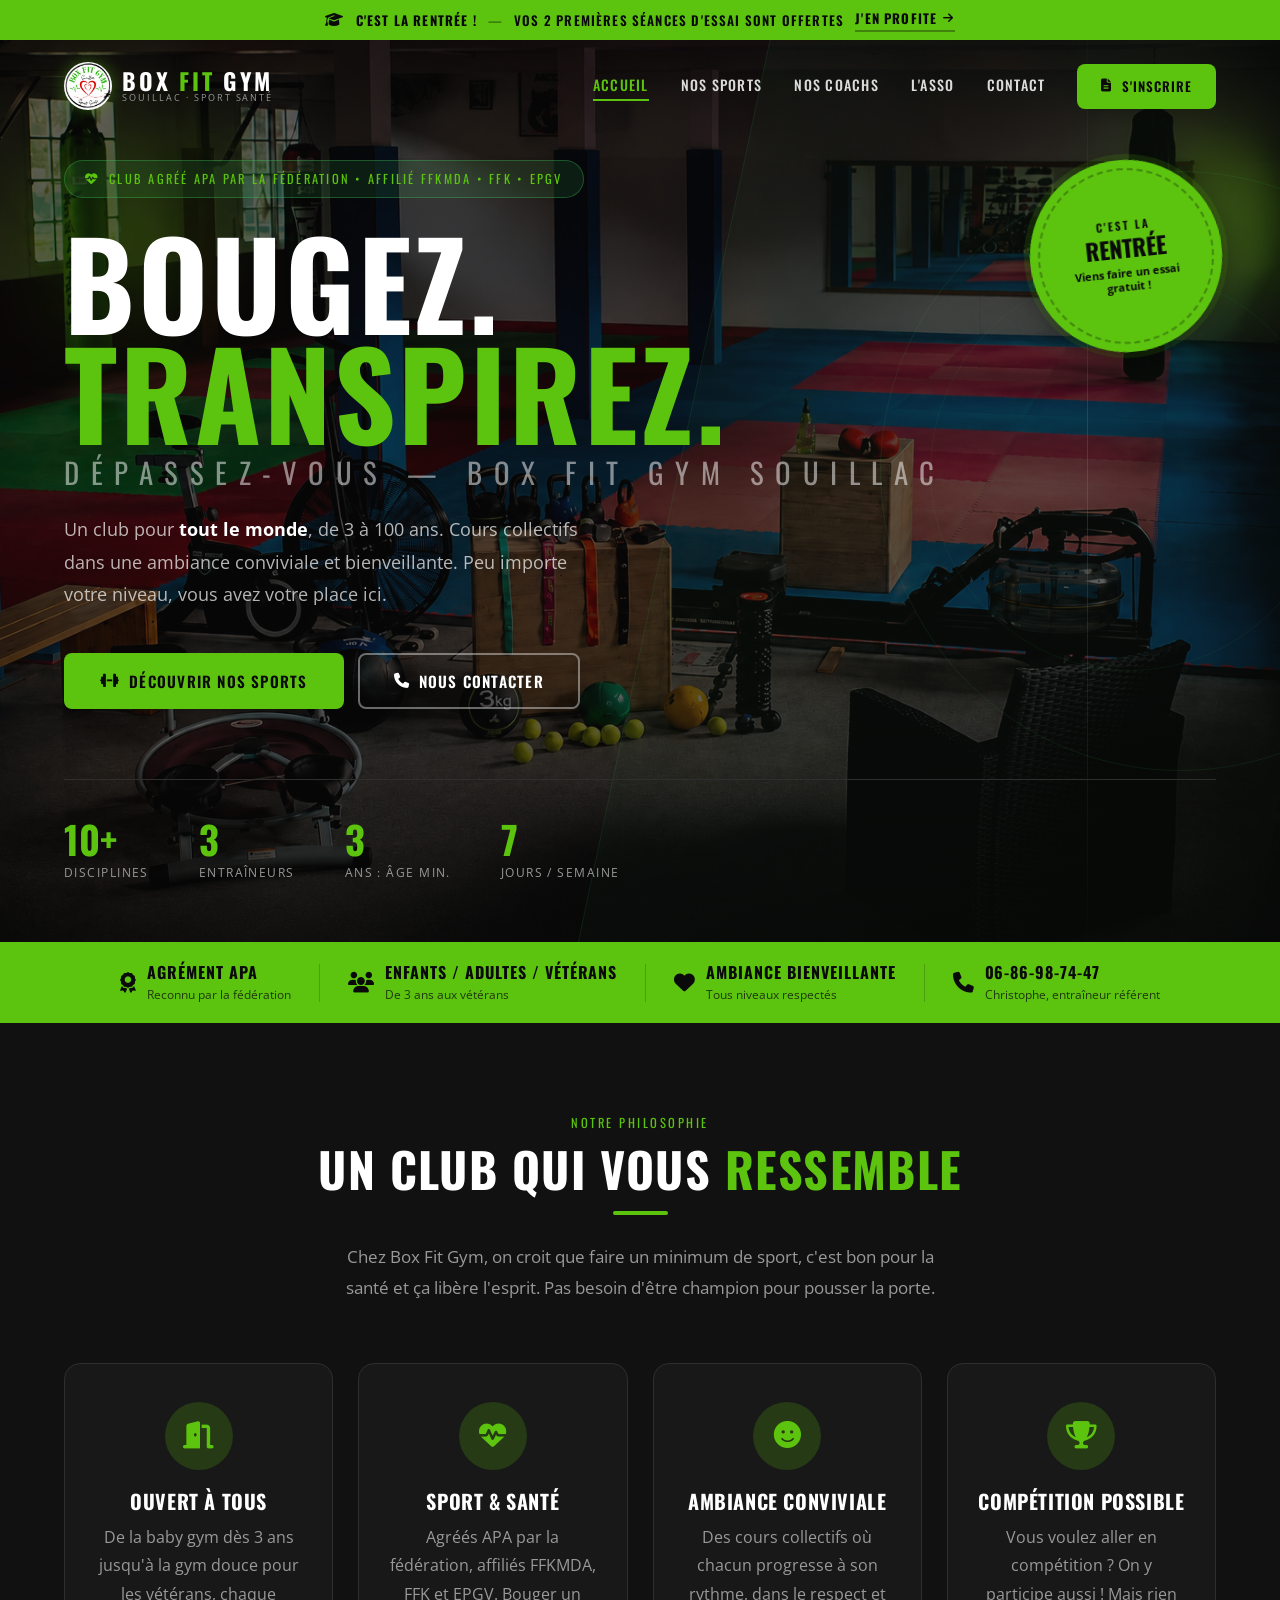
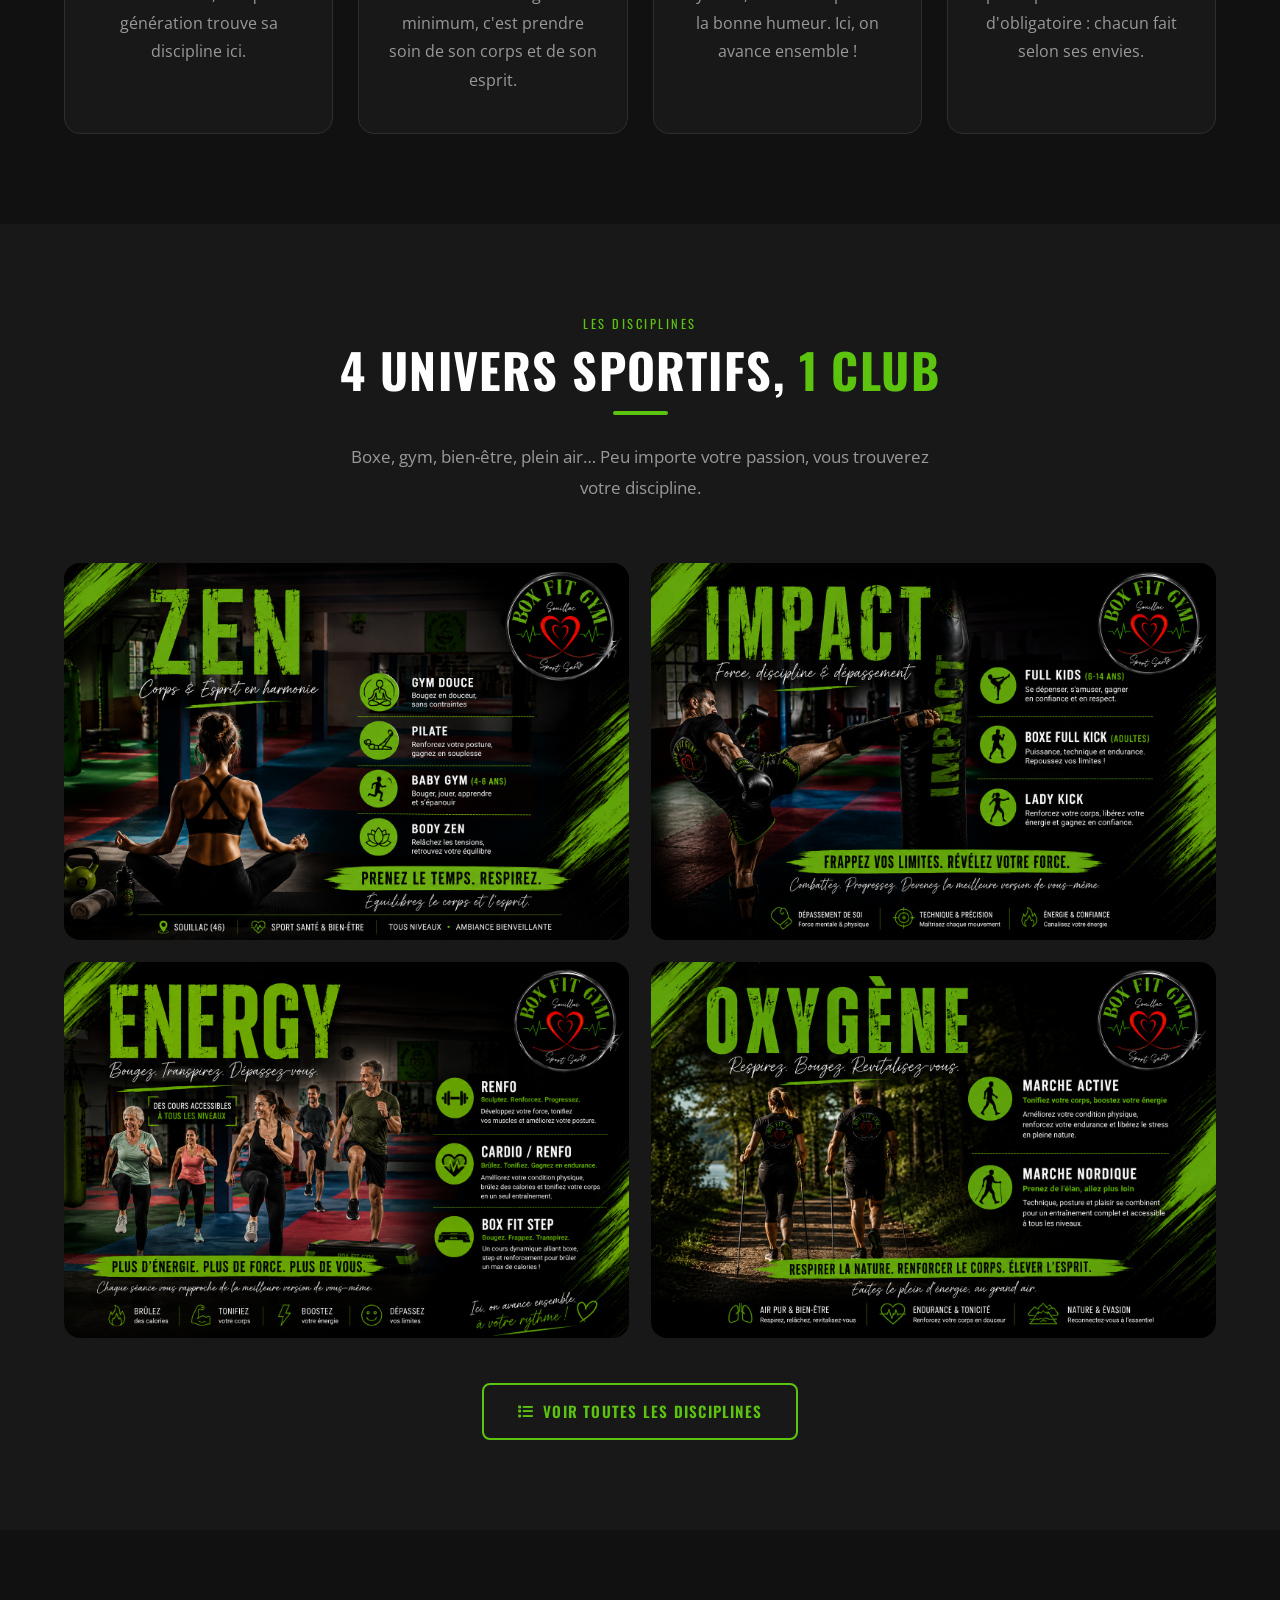
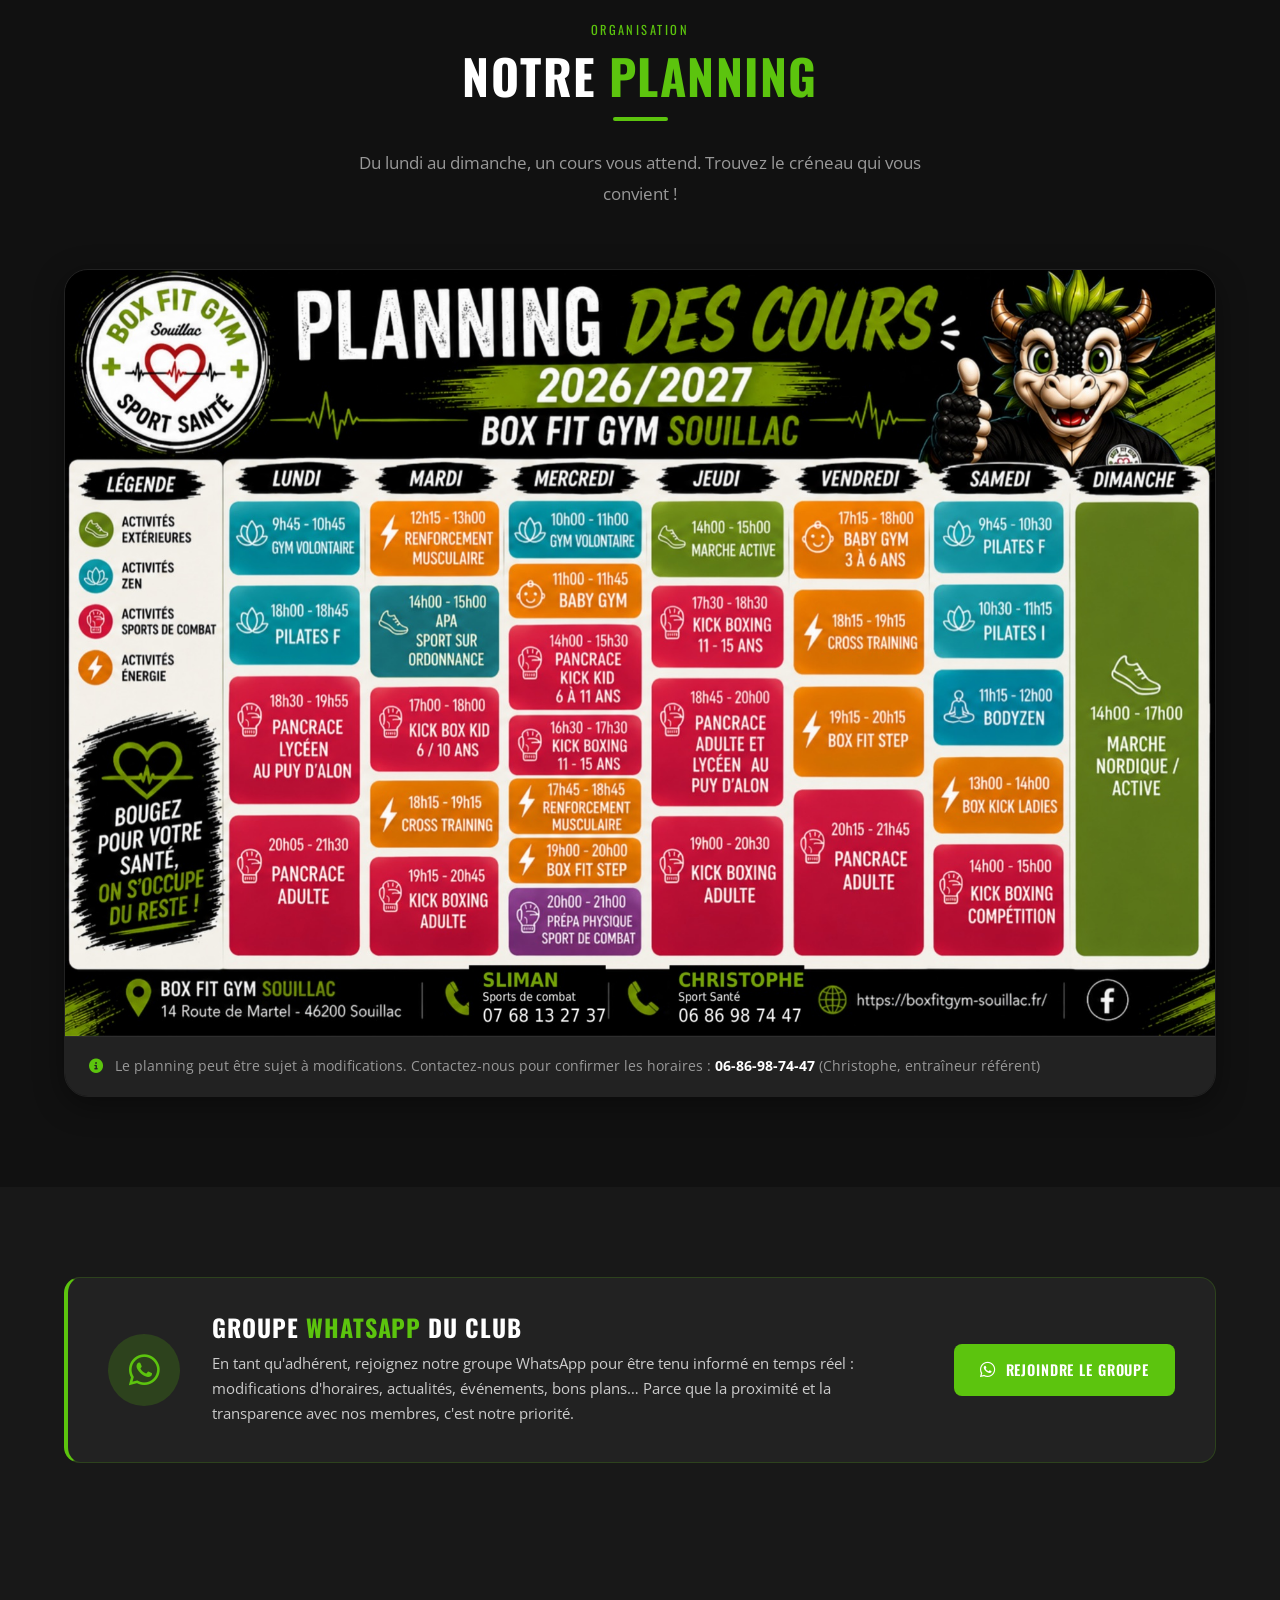
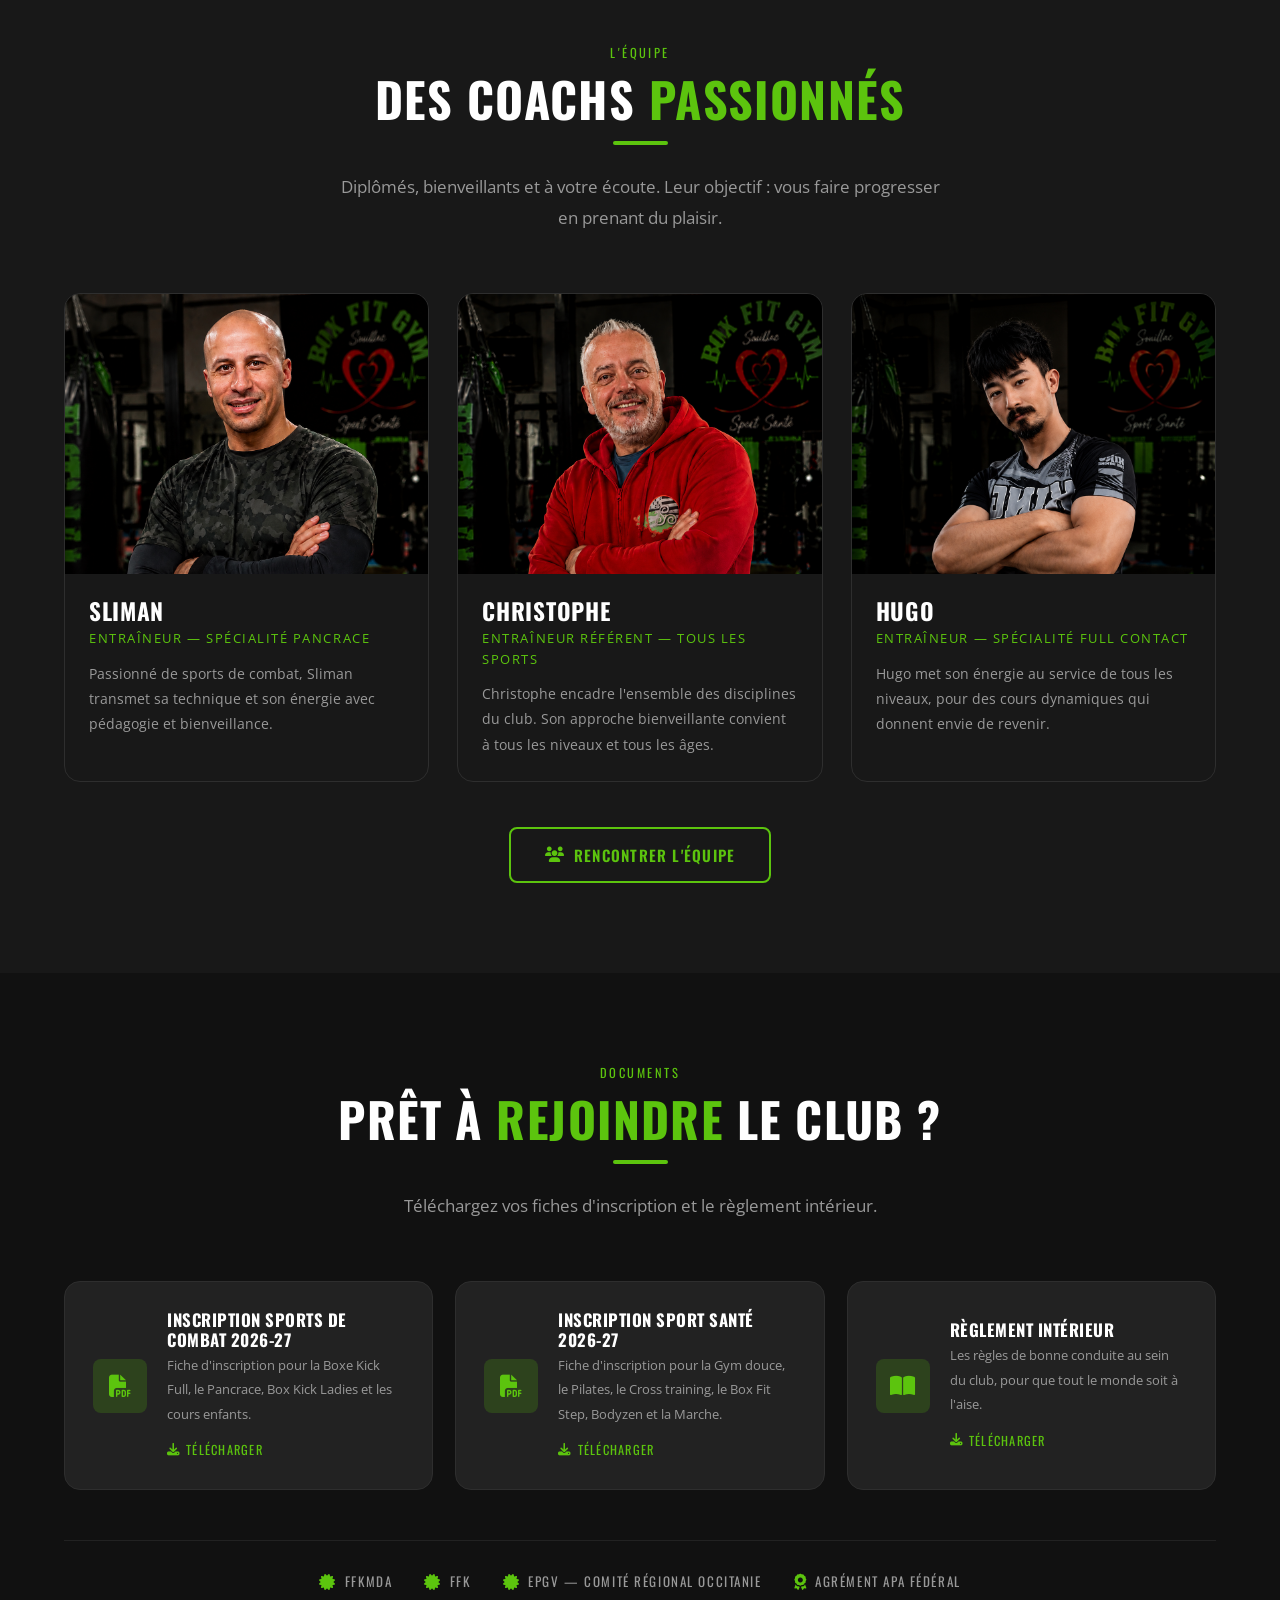
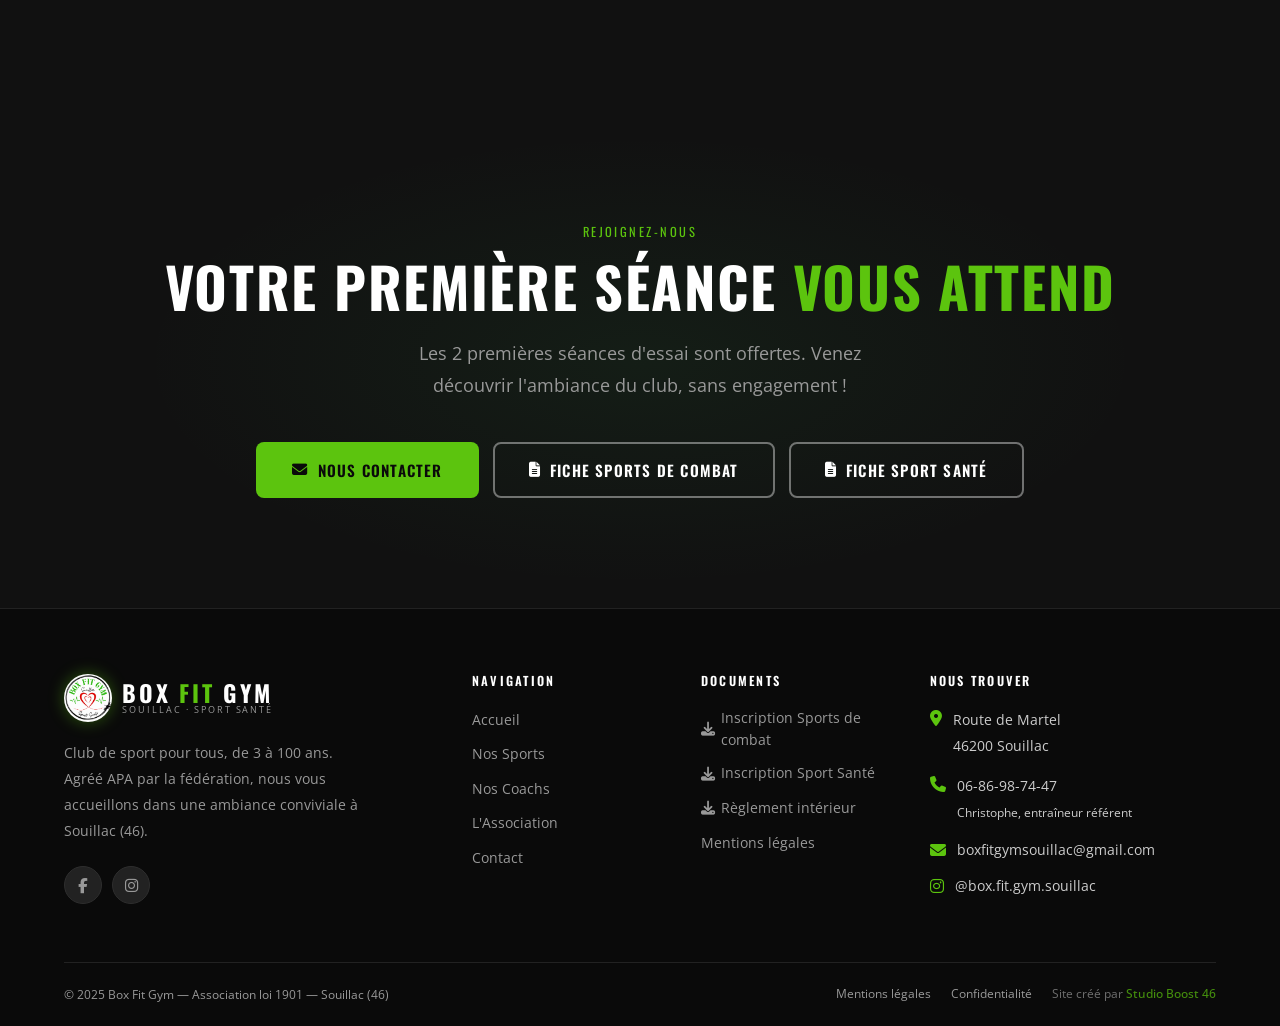
<file: index.html>
<!DOCTYPE html>
<html lang="fr">
<head>
  <meta charset="UTF-8">
  <meta name="viewport" content="width=device-width, initial-scale=1.0">
  <meta name="description" content="Box Fit Gym Souillac — Club Sport Santé pour tous, de 3 à 100 ans. Boxe, Pilates, Gym Douce, Marche Nordique, Renfo et plus. Route de Martel, 46200 Souillac. Tél : 06-86-98-74-47">
  <meta name="keywords" content="box fit gym, souillac, lot, sport santé, boxe, pilates, gym douce, marche nordique, renfo, baby gym, lady kick, full kick">
  <meta name="robots" content="index, follow">
  <meta property="og:title" content="Box Fit Gym Souillac — Le club pour tous">
  <meta property="og:description" content="Club agréé APA à Souillac. De la baby gym (3 ans) à la gym douce pour vétérans. Tous niveaux bienvenus !">
  <meta property="og:image" content="images/logo.png">
  <meta property="og:type" content="website">
  <title>Box Fit Gym Souillac — Bougez. Transpirez. Dépassez-vous.</title>
  <link rel="icon" type="image/png" href="images/logo.png">
  <link rel="stylesheet" href="css/style.css">
  <link rel="stylesheet" href="https://cdnjs.cloudflare.com/ajax/libs/font-awesome/6.5.0/css/all.min.css">
  <link rel="preconnect" href="https://fonts.googleapis.com">
</head>
<body>

<!-- ========== BANDEAU RENTRÉE (promo saisonnière — retirer après la rentrée) ========== -->
<a class="rentree-bar" href="contact.html#inscription" aria-label="C'est la rentrée : vos 2 premières séances d'essai sont offertes, inscrivez-vous">
  <span class="rentree-bar__inner">
    <i class="fas fa-graduation-cap" aria-hidden="true"></i>
    <strong>C'est la rentrée&nbsp;!</strong>
    <span class="rentree-bar__sep">—</span>
    <span class="rentree-bar__long">Vos 2 premières séances d'essai sont offertes</span>
    <span class="rentree-bar__cta">J'en profite <i class="fas fa-arrow-right" aria-hidden="true"></i></span>
  </span>
</a>

<!-- ========== NAVIGATION ========== -->
<nav class="navbar" id="navbar">
  <div class="nav-container">
    <a href="index.html" class="nav-logo">
      <img src="images/logo.png" alt="Box Fit Gym" class="nav-logo-img">
      <div class="nav-logo-text">
        <span class="nav-logo-main">BOX <span>FIT</span> GYM</span>
        <span class="nav-logo-sub">Souillac &middot; Sport Santé</span>
      </div>
    </a>
    <ul class="nav-menu" id="nav-menu">
      <li><a href="index.html" class="nav-link active">Accueil</a></li>
      <li><a href="sports.html" class="nav-link">Nos Sports</a></li>
      <li><a href="entraineurs.html" class="nav-link">Nos Coachs</a></li>
      <li><a href="contact.html#association" class="nav-link">L'Asso</a></li>
      <li><a href="contact.html" class="nav-link">Contact</a></li>
      <li><a href="contact.html#inscription" class="btn btn-primary nav-cta"><i class="fas fa-file-alt"></i> S'inscrire</a></li>
    </ul>
    <div class="hamburger" id="hamburger" aria-label="Menu" role="button" tabindex="0">
      <span></span><span></span><span></span>
    </div>
  </div>
</nav>

<!-- ========== HERO ========== -->
<section class="hero" id="hero">
  <div class="hero-bg"></div>
  <div class="hero-bg-img"></div>
  <div class="hero-deco"></div>
  <div class="hero-circle hero-circle-1"></div>
  <div class="hero-circle hero-circle-2"></div>

  <!-- Pastille rentrée (promo saisonnière — retirer après la rentrée) -->
  <a class="hero-promo" href="contact.html#inscription" aria-label="C'est la rentrée : viens faire un essai gratuit">
    <span class="hero-promo__kicker">C'est la</span>
    <span class="hero-promo__title">Rentrée</span>
    <span class="hero-promo__sub">Viens faire un essai gratuit&nbsp;!</span>
  </a>

  <div class="hero-content">
    <div class="hero-badge">
      <i class="fas fa-heartbeat"></i>
      Club agréé APA par la fédération &bull; Affilié FFKMDA &bull; FFK &bull; EPGV
    </div>

    <h1 class="hero-title">
      <span class="line-1">BOUGEZ.</span>
      <span class="line-2">TRANSPIREZ.</span>
      <span class="line-3">Dépassez-vous &mdash; Box Fit Gym Souillac</span>
    </h1>

    <p class="hero-text">
      Un club pour <strong>tout le monde</strong>, de 3 à 100 ans. Cours collectifs dans une ambiance conviviale et bienveillante. Peu importe votre niveau, vous avez votre place ici.
    </p>

    <div class="hero-buttons">
      <a href="sports.html" class="btn btn-primary">
        <i class="fas fa-dumbbell"></i> Découvrir nos sports
      </a>
      <a href="contact.html" class="btn btn-outline">
        <i class="fas fa-phone"></i> Nous contacter
      </a>
    </div>

    <div class="hero-stats">
      <div class="hero-stat">
        <span class="hero-stat-number" data-counter="10" data-suffix="+">10+</span>
        <span class="hero-stat-label">Disciplines</span>
      </div>
      <div class="hero-stat">
        <span class="hero-stat-number" data-counter="3">3</span>
        <span class="hero-stat-label">Entraîneurs</span>
      </div>
      <div class="hero-stat">
        <span class="hero-stat-number" data-counter="3">3</span>
        <span class="hero-stat-label">ans : âge min.</span>
      </div>
      <div class="hero-stat">
        <span class="hero-stat-number" data-counter="7">7</span>
        <span class="hero-stat-label">jours / semaine</span>
      </div>
    </div>
  </div>

</section>

<!-- ========== SPORT SANTÉ BANNER ========== -->
<div class="sport-sante-banner">
  <div class="sport-sante-inner container">
    <div class="ss-item">
      <i class="fas fa-award"></i>
      <div>
        <strong>Agrément APA</strong>
        <span>Reconnu par la fédération</span>
      </div>
    </div>
    <div class="ss-sep"></div>
    <div class="ss-item">
      <i class="fas fa-users"></i>
      <div>
        <strong>Enfants / Adultes / Vétérans</strong>
        <span>De 3 ans aux vétérans</span>
      </div>
    </div>
    <div class="ss-sep"></div>
    <div class="ss-item">
      <i class="fas fa-heart"></i>
      <div>
        <strong>Ambiance bienveillante</strong>
        <span>Tous niveaux respectés</span>
      </div>
    </div>
    <div class="ss-sep"></div>
    <div class="ss-item">
      <i class="fas fa-phone"></i>
      <div>
        <strong>06-86-98-74-47</strong>
        <span>Christophe, entraîneur référent</span>
      </div>
    </div>
  </div>
</div>

<!-- ========== NOS VALEURS ========== -->
<section class="section section-dark">
  <div class="container">
    <div class="section-header center reveal">
      <span class="section-label">Notre philosophie</span>
      <h2>Un club qui vous <span class="text-green">ressemble</span></h2>
      <div class="green-line"></div>
      <p class="section-sub center">
        Chez Box Fit Gym, on croit que faire un minimum de sport, c'est bon pour la santé et ça libère l'esprit. Pas besoin d'être champion pour pousser la porte.
      </p>
    </div>

    <div class="values-grid">
      <div class="value-card reveal d1">
        <div class="value-icon"><i class="fas fa-door-open"></i></div>
        <h3>Ouvert à tous</h3>
        <p>De la baby gym dès 3 ans jusqu'à la gym douce pour les vétérans, chaque génération trouve sa discipline ici.</p>
      </div>
      <div class="value-card reveal d2">
        <div class="value-icon"><i class="fas fa-heartbeat"></i></div>
        <h3>Sport &amp; Santé</h3>
        <p>Agréés APA par la fédération, affiliés FFKMDA, FFK et EPGV. Bouger un minimum, c'est prendre soin de son corps et de son esprit.</p>
      </div>
      <div class="value-card reveal d3">
        <div class="value-icon"><i class="fas fa-smile"></i></div>
        <h3>Ambiance conviviale</h3>
        <p>Des cours collectifs où chacun progresse à son rythme, dans le respect et la bonne humeur. Ici, on avance ensemble !</p>
      </div>
      <div class="value-card reveal d4">
        <div class="value-icon"><i class="fas fa-trophy"></i></div>
        <h3>Compétition possible</h3>
        <p>Vous voulez aller en compétition ? On y participe aussi ! Mais rien d'obligatoire : chacun fait selon ses envies.</p>
      </div>
    </div>
  </div>
</section>

<!-- ========== NOS SPORTS ========== -->
<section class="section section-darker">
  <div class="container">
    <div class="section-header center reveal">
      <span class="section-label">Les disciplines</span>
      <h2>4 univers sportifs, <span class="text-green">1 club</span></h2>
      <div class="green-line"></div>
      <p class="section-sub center">Boxe, gym, bien-être, plein air… Peu importe votre passion, vous trouverez votre discipline.</p>
    </div>

    <div class="sports-categories">

      <a href="sports.html#zen" class="sport-cat-img-card reveal d1">
        <img src="images/zen.png" alt="ZEN — Gym Douce, Pilates, Baby Gym, Body Zen" loading="lazy">
        <div class="cat-img-explore">Explorer <i class="fas fa-arrow-right"></i></div>
      </a>

      <a href="sports.html#impact" class="sport-cat-img-card reveal d2">
        <img src="images/impact.png" alt="IMPACT — Full Kid, Boxe Full Kick, Lady Kick" loading="lazy">
        <div class="cat-img-explore">Explorer <i class="fas fa-arrow-right"></i></div>
      </a>

      <a href="sports.html#energy" class="sport-cat-img-card reveal d3">
        <img src="images/energy.png" alt="ENERGY — Renfo, Cardio/Renfo, Box Fit Step" loading="lazy">
        <div class="cat-img-explore">Explorer <i class="fas fa-arrow-right"></i></div>
      </a>

      <a href="sports.html#oxygene" class="sport-cat-img-card reveal d4">
        <img src="images/oxygene.png" alt="OXYGÈNE — Marche Nordique, Marche Active" loading="lazy">
        <div class="cat-img-explore">Explorer <i class="fas fa-arrow-right"></i></div>
      </a>

    </div>

    <div class="text-center" style="margin-top:45px;">
      <a href="sports.html" class="btn btn-outline-green reveal">
        <i class="fas fa-list"></i> Voir toutes les disciplines
      </a>
    </div>
  </div>
</section>

<!-- ========== PLANNING ========== -->
<section class="section section-dark">
  <div class="container">
    <div class="section-header center reveal">
      <span class="section-label">Organisation</span>
      <h2>Notre <span class="text-green">Planning</span></h2>
      <div class="green-line"></div>
      <p class="section-sub center">Du lundi au dimanche, un cours vous attend. Trouvez le créneau qui vous convient !</p>
    </div>
    <div class="planning-wrap reveal">
      <a href="images/planning.jpg" target="_blank" rel="noopener" class="planning-zoom" aria-label="Ouvrir le planning en grand dans un nouvel onglet">
        <img src="images/planning.jpg" alt="Planning des cours Box Fit Gym Souillac — saison 2026/2027" loading="lazy">
        <span class="planning-zoom-hint"><i class="fas fa-expand"></i> Agrandir</span>
      </a>
      <div class="planning-note">
        <i class="fas fa-info-circle"></i>
        <span>Le planning peut être sujet à modifications. Contactez-nous pour confirmer les horaires : <strong style="color:var(--white);">06-86-98-74-47</strong> (Christophe, entraîneur référent)</span>
      </div>
    </div>
  </div>
</section>

<!-- ========== WHATSAPP COMMUNAUTÉ ========== -->
<section class="section section-darker">
  <div class="container">
    <div class="whatsapp-banner reveal">
      <div class="whatsapp-icon-wrap">
        <i class="fab fa-whatsapp"></i>
      </div>
      <div class="whatsapp-content">
        <h3>Groupe <span class="text-green">WhatsApp</span> du club</h3>
        <p>En tant qu'adhérent, rejoignez notre groupe WhatsApp pour être tenu informé en temps réel : modifications d'horaires, actualités, événements, bons plans… Parce que la proximité et la transparence avec nos membres, c'est notre priorité.</p>
      </div>
      <a href="https://wa.me/33686987447" target="_blank" rel="noopener" class="btn-whatsapp">
        <i class="fab fa-whatsapp"></i> Rejoindre le groupe
      </a>
    </div>
  </div>
</section>

<!-- ========== NOS ENTRAÎNEURS ========== -->
<section class="section section-darker">
  <div class="container">
    <div class="section-header center reveal">
      <span class="section-label">L'équipe</span>
      <h2>Des coachs <span class="text-green">passionnés</span></h2>
      <div class="green-line"></div>
      <p class="section-sub center">Diplômés, bienveillants et à votre écoute. Leur objectif : vous faire progresser en prenant du plaisir.</p>
    </div>

    <div class="coaches-grid">

      <div class="coach-card reveal d1">
        <div class="coach-photo">
          <img src="images/sliman.png" alt="Sliman, entraîneur Box Fit Gym Souillac">
        </div>
        <div class="coach-info">
          <h3 class="coach-name">Sliman</h3>
          <div class="coach-role">Entraîneur &mdash; Spécialité Pancrace</div>
          <p class="coach-bio">Passionné de sports de combat, Sliman transmet sa technique et son énergie avec pédagogie et bienveillance.</p>
        </div>
      </div>

      <div class="coach-card reveal d2">
        <div class="coach-photo">
          <img src="images/christophe.png" alt="Christophe, entraîneur référent Box Fit Gym Souillac">
        </div>
        <div class="coach-info">
          <h3 class="coach-name">Christophe</h3>
          <div class="coach-role">Entraîneur référent &mdash; Tous les sports</div>
          <p class="coach-bio">Christophe encadre l'ensemble des disciplines du club. Son approche bienveillante convient à tous les niveaux et tous les âges.</p>
        </div>
      </div>

      <div class="coach-card reveal d3">
        <div class="coach-photo">
          <img src="images/hugo.png" alt="Hugo, entraîneur Box Fit Gym Souillac">
        </div>
        <div class="coach-info">
          <h3 class="coach-name">Hugo</h3>
          <div class="coach-role">Entraîneur &mdash; Spécialité Full Contact</div>
          <p class="coach-bio">Hugo met son énergie au service de tous les niveaux, pour des cours dynamiques qui donnent envie de revenir.</p>
        </div>
      </div>

    </div>

    <div class="text-center" style="margin-top:45px;">
      <a href="entraineurs.html" class="btn btn-outline-green reveal">
        <i class="fas fa-users"></i> Rencontrer l'équipe
      </a>
    </div>
  </div>
</section>

<!-- ========== TÉLÉCHARGEMENTS ========== -->
<section class="section section-dark" id="inscription">
  <div class="container">
    <div class="section-header center reveal">
      <span class="section-label">Documents</span>
      <h2>Prêt à <span class="text-green">rejoindre</span> le club ?</h2>
      <div class="green-line"></div>
      <p class="section-sub center">Téléchargez vos fiches d'inscription et le règlement intérieur.</p>
    </div>

    <div class="download-grid">
      <div class="download-card reveal d1">
        <div class="dl-icon"><i class="fas fa-file-pdf"></i></div>
        <div class="dl-info">
          <h4>Inscription Sports de combat 2026-27</h4>
          <p>Fiche d'inscription pour la Boxe Kick Full, le Pancrace, Box Kick Ladies et les cours enfants.</p>
          <a href="documents/fiche-inscription-boxe.pdf" class="dl-btn" download="Inscription Sports de combat - Box Fit Gym Souillac 2026-2027.pdf">
            <i class="fas fa-download"></i> Télécharger
          </a>
        </div>
      </div>

      <div class="download-card reveal d2">
        <div class="dl-icon"><i class="fas fa-file-pdf"></i></div>
        <div class="dl-info">
          <h4>Inscription Sport Santé 2026-27</h4>
          <p>Fiche d'inscription pour la Gym douce, le Pilates, le Cross training, le Box Fit Step, Bodyzen et la Marche.</p>
          <a href="documents/fiche-inscription-gym.pdf" class="dl-btn" download="Inscription Sport Sante - Box Fit Gym Souillac 2026-2027.pdf">
            <i class="fas fa-download"></i> Télécharger
          </a>
        </div>
      </div>

      <div class="download-card reveal d3">
        <div class="dl-icon"><i class="fas fa-book-open"></i></div>
        <div class="dl-info">
          <h4>Règlement intérieur</h4>
          <p>Les règles de bonne conduite au sein du club, pour que tout le monde soit à l'aise.</p>
          <a href="documents/reglement-interieur.pdf" class="dl-btn" download="Reglement interieur - Box Fit Gym Souillac.pdf">
            <i class="fas fa-download"></i> Télécharger
          </a>
        </div>
      </div>
    </div>

    <!-- Affiliations -->
    <div class="affil-row reveal">
      <div class="affil-item"><i class="fas fa-certificate"></i> FFKMDA</div>
      <div class="affil-item"><i class="fas fa-certificate"></i> FFK</div>
      <div class="affil-item"><i class="fas fa-certificate"></i> EPGV &mdash; Comité régional Occitanie</div>
      <div class="affil-item"><i class="fas fa-award"></i> Agrément APA fédéral</div>
    </div>
  </div>
</section>

<!-- ========== CTA FINAL ========== -->
<section class="cta-section">
  <div class="container">
    <div class="reveal">
      <span class="section-label" style="display:block;text-align:center;margin-bottom:12px;">Rejoignez-nous</span>
      <h2>Votre première séance <span class="text-green">vous attend</span></h2>
      <p>Les 2 premières séances d'essai sont offertes. Venez découvrir l'ambiance du club, sans engagement !</p>
      <div class="cta-buttons">
        <a href="contact.html" class="btn btn-primary">
          <i class="fas fa-envelope"></i> Nous contacter
        </a>
        <a href="documents/fiche-inscription-boxe.pdf" class="btn btn-outline" download="Inscription Sports de combat - Box Fit Gym Souillac 2026-2027.pdf">
          <i class="fas fa-file-alt"></i> Fiche Sports de combat
        </a>
        <a href="documents/fiche-inscription-gym.pdf" class="btn btn-outline" download="Inscription Sport Sante - Box Fit Gym Souillac 2026-2027.pdf">
          <i class="fas fa-file-alt"></i> Fiche Sport Santé
        </a>
      </div>
    </div>
  </div>
</section>

<!-- ========== FOOTER ========== -->
<footer class="footer">
  <div class="container">
    <div class="footer-grid">

      <div class="footer-brand">
        <a href="index.html" class="nav-logo" style="margin-bottom:18px;">
          <img src="images/logo.png" alt="Box Fit Gym" class="nav-logo-img">
          <div class="nav-logo-text">
            <span class="nav-logo-main">BOX <span>FIT</span> GYM</span>
            <span class="nav-logo-sub">Souillac &middot; Sport Santé</span>
          </div>
        </a>
        <p>Club de sport pour tous, de 3 à 100 ans. Agréé APA par la fédération, nous vous accueillons dans une ambiance conviviale à Souillac (46).</p>
        <div class="footer-social">
          <a href="https://www.facebook.com/profile.php?id=61565013485774" class="social-link" aria-label="Facebook Box Fit Gym" target="_blank" rel="noopener"><i class="fab fa-facebook-f"></i></a>
          <a href="https://www.instagram.com/box.fit.gym.souillac" class="social-link" aria-label="Instagram @box.fit.gym.souillac" target="_blank" rel="noopener"><i class="fab fa-instagram"></i></a>
        </div>
      </div>

      <div>
        <h4 class="footer-heading">Navigation</h4>
        <ul class="footer-links">
          <li><a href="index.html">Accueil</a></li>
          <li><a href="sports.html">Nos Sports</a></li>
          <li><a href="entraineurs.html">Nos Coachs</a></li>
          <li><a href="contact.html#association">L'Association</a></li>
          <li><a href="contact.html">Contact</a></li>
        </ul>
      </div>

      <div>
        <h4 class="footer-heading">Documents</h4>
        <ul class="footer-links">
          <li><a href="documents/fiche-inscription-boxe.pdf" download><i class="fas fa-download"></i> Inscription Sports de combat</a></li>
          <li><a href="documents/fiche-inscription-gym.pdf" download><i class="fas fa-download"></i> Inscription Sport Santé</a></li>
          <li><a href="documents/reglement-interieur.pdf" download><i class="fas fa-download"></i> Règlement intérieur</a></li>
          <li><a href="mentions-legales.html">Mentions légales</a></li>
        </ul>
      </div>

      <div>
        <h4 class="footer-heading">Nous trouver</h4>
        <div class="footer-contact-item">
          <i class="fas fa-map-marker-alt"></i>
          <p>Route de Martel<br>46200 Souillac</p>
        </div>
        <div class="footer-contact-item">
          <i class="fas fa-phone"></i>
          <p>06-86-98-74-47<br><small>Christophe, entraîneur référent</small></p>
        </div>
        <div class="footer-contact-item">
          <i class="fas fa-envelope"></i>
          <a href="mailto:boxfitgymsouillac@gmail.com">boxfitgymsouillac@gmail.com</a>
        </div>
        <div class="footer-contact-item">
          <i class="fab fa-instagram"></i>
          <a href="https://www.instagram.com/box.fit.gym.souillac" target="_blank" rel="noopener">@box.fit.gym.souillac</a>
        </div>
      </div>
    </div>

    <div class="footer-bottom">
      <p>&copy; 2025 Box Fit Gym &mdash; Association loi 1901 &mdash; Souillac (46)</p>
      <div class="footer-bottom-links">
        <a href="mentions-legales.html">Mentions légales</a>
        <a href="mentions-legales.html#confidentialite">Confidentialité</a>
        <span class="footer-credit">Site créé par <a href="https://studioboost46.com" target="_blank" rel="noopener">Studio Boost 46</a></span>
      </div>
    </div>
  </div>
</footer>

<script src="js/main.js"></script>
</body>
</html>
</file>
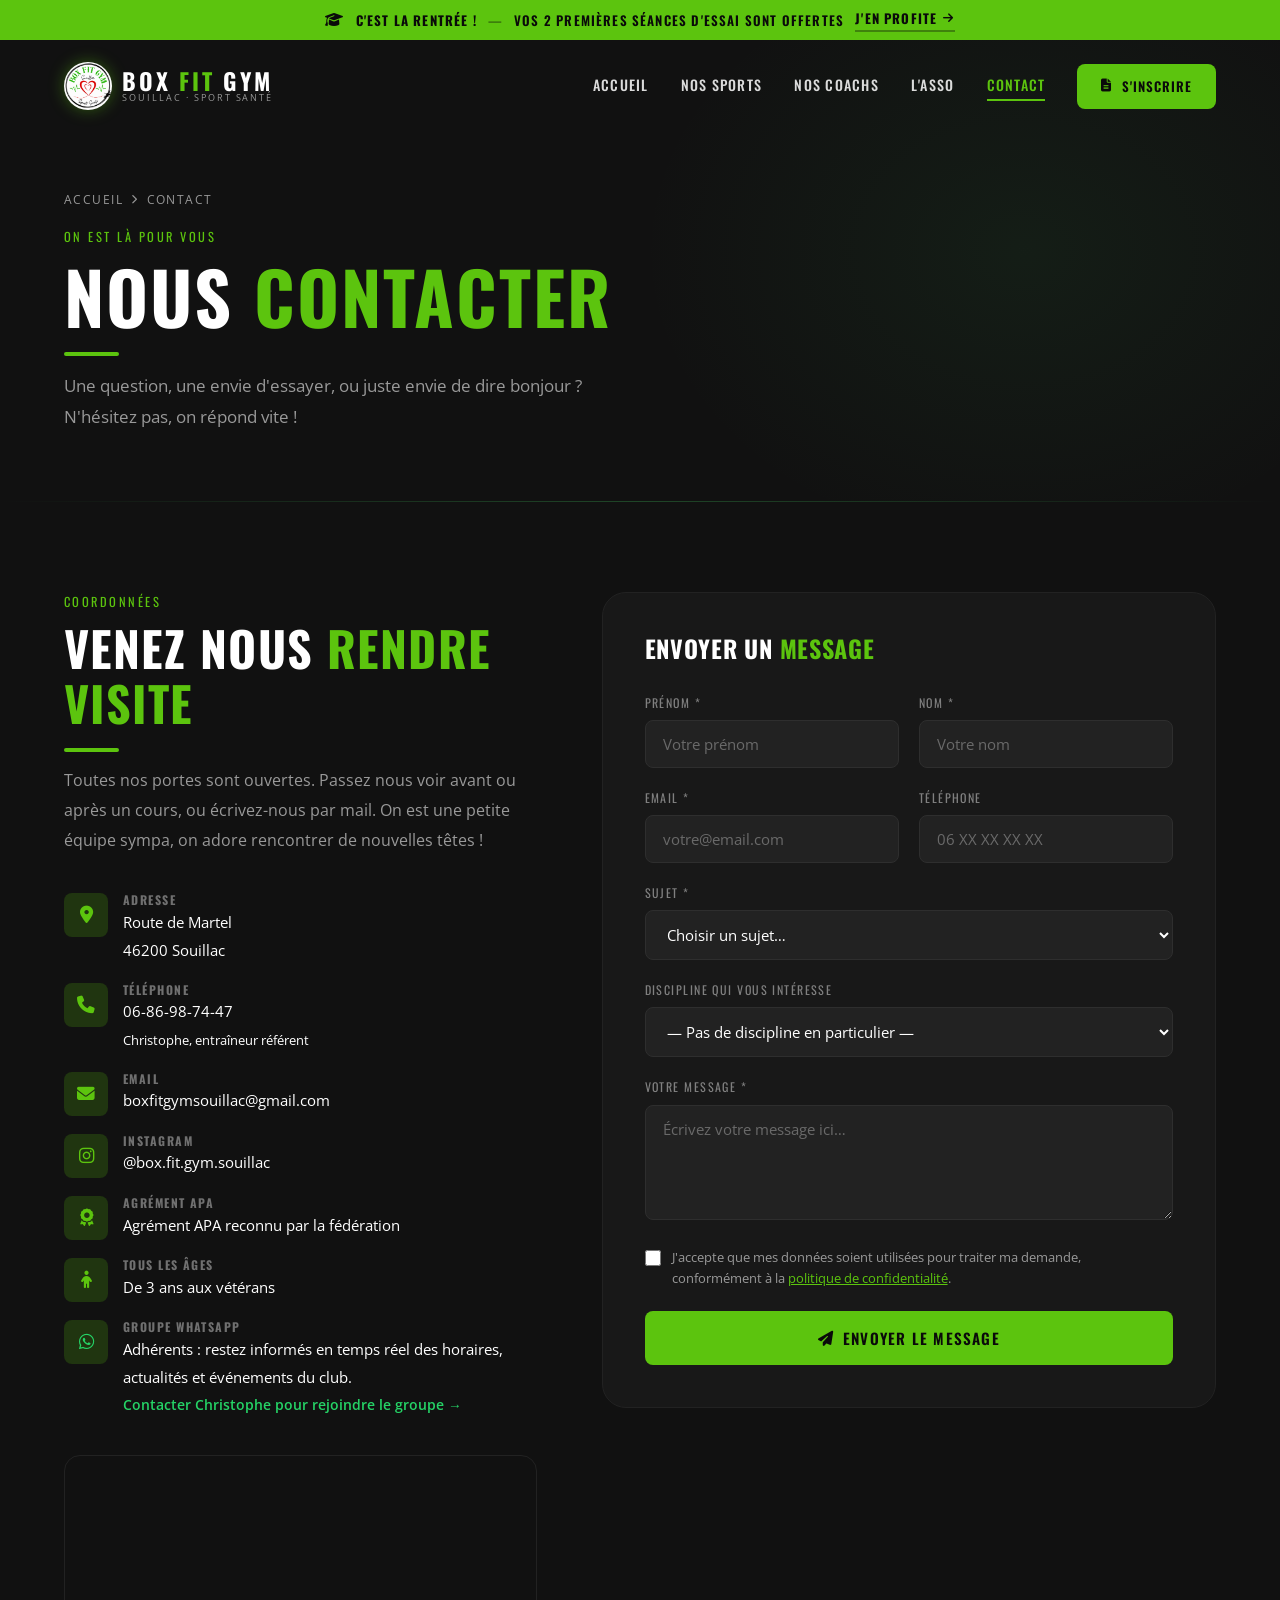
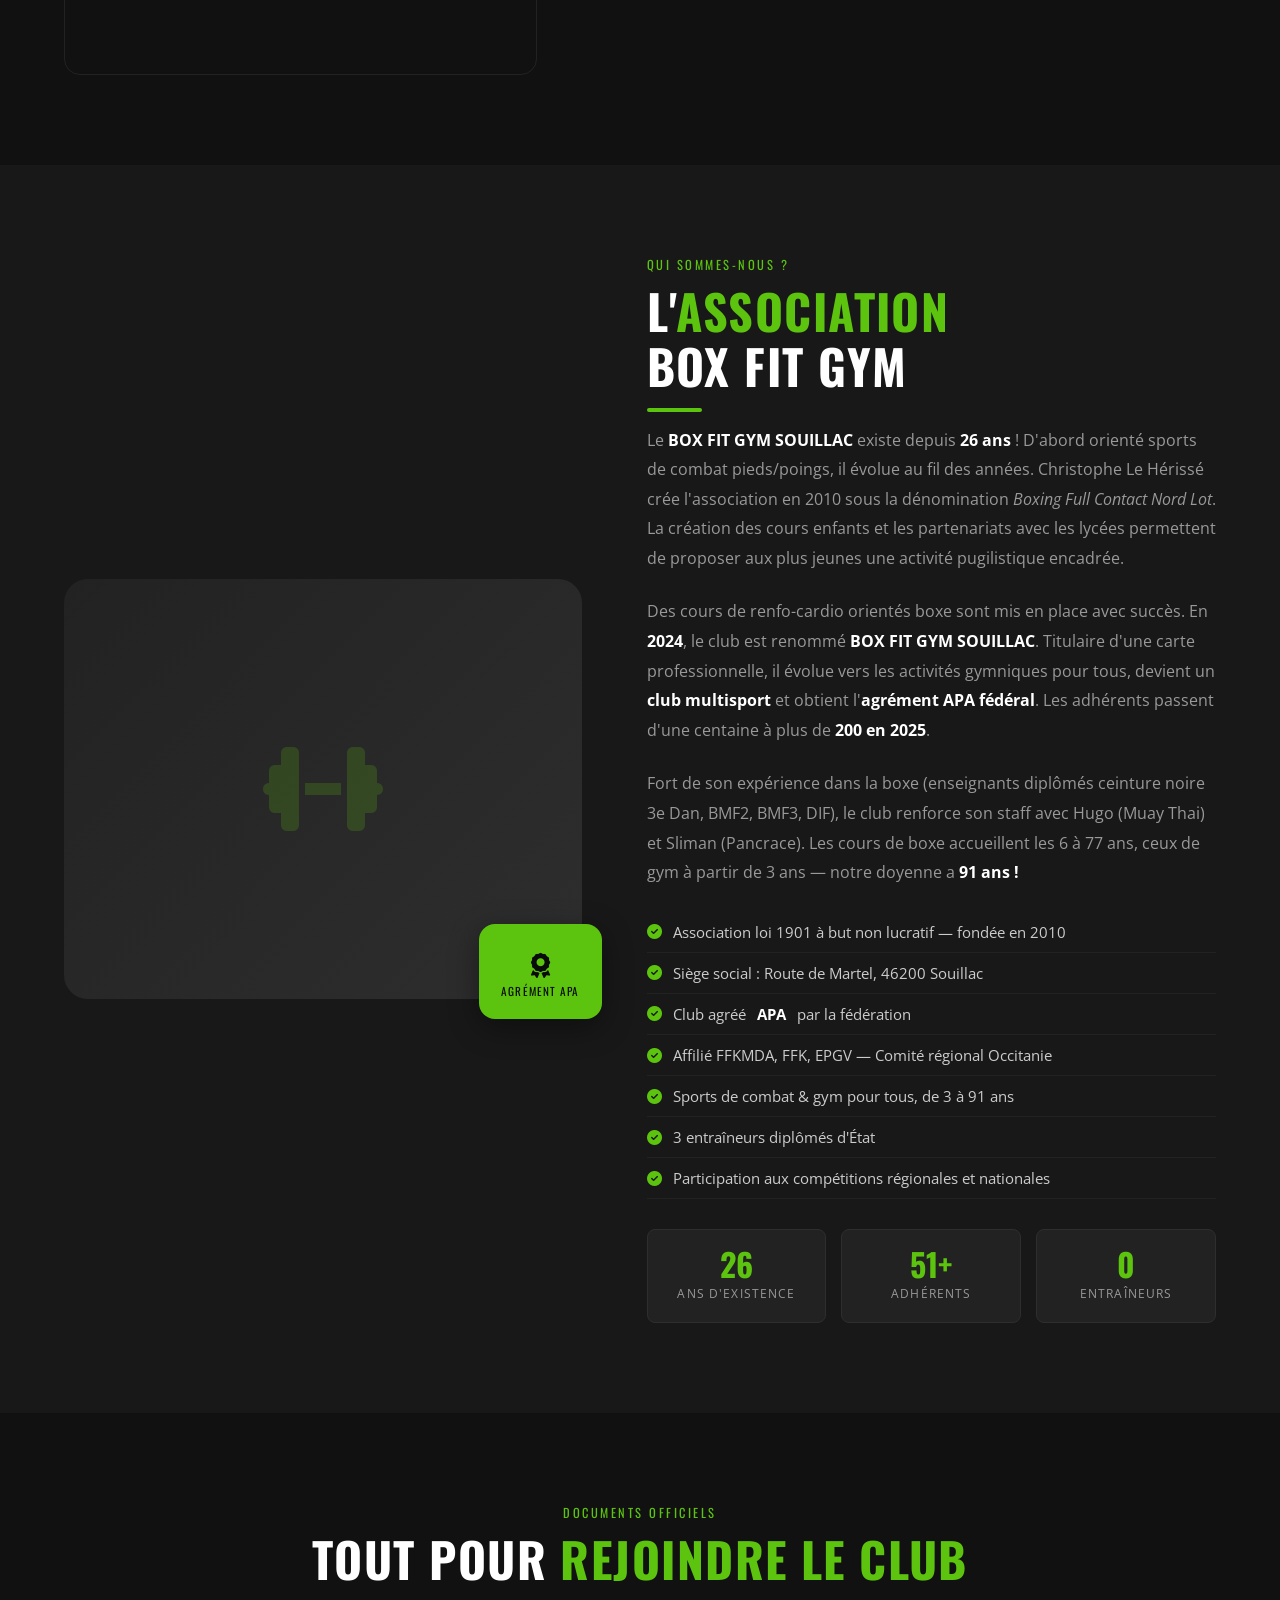
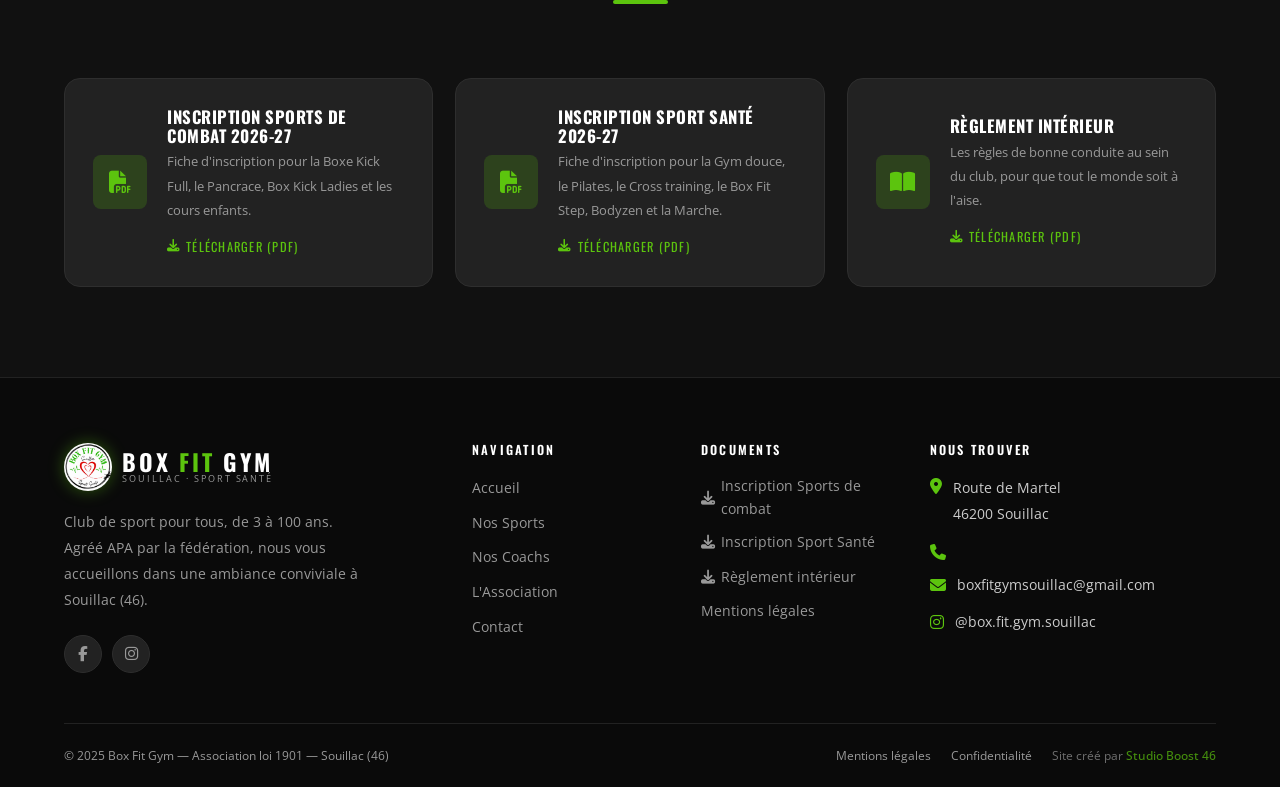
<file: contact.html>
<!DOCTYPE html>
<html lang="fr">
<head>
  <meta charset="UTF-8">
  <meta name="viewport" content="width=device-width, initial-scale=1.0">
  <meta name="description" content="Contactez Box Fit Gym à Souillac. Renseignements, inscriptions, horaires. Route de Martel, 46200 Souillac. boxfitgymsouillac@gmail.com — Tél : 06-86-98-74-47">
  <title>Contact &amp; Association — Box Fit Gym Souillac</title>
  <link rel="icon" type="image/png" href="images/logo.png">
  <link rel="stylesheet" href="css/style.css">
  <link rel="stylesheet" href="https://cdnjs.cloudflare.com/ajax/libs/font-awesome/6.5.0/css/all.min.css">
  <link rel="preconnect" href="https://fonts.googleapis.com">
</head>
<body>

<!-- ========== BANDEAU RENTRÉE (promo saisonnière — retirer après la rentrée) ========== -->
<a class="rentree-bar" href="#inscription" aria-label="C'est la rentrée : vos 2 premières séances d'essai sont offertes, inscrivez-vous">
  <span class="rentree-bar__inner">
    <i class="fas fa-graduation-cap" aria-hidden="true"></i>
    <strong>C'est la rentrée&nbsp;!</strong>
    <span class="rentree-bar__sep">—</span>
    <span class="rentree-bar__long">Vos 2 premières séances d'essai sont offertes</span>
    <span class="rentree-bar__cta">J'en profite <i class="fas fa-arrow-right" aria-hidden="true"></i></span>
  </span>
</a>

<!-- ========== NAVIGATION ========== -->
<nav class="navbar scrolled" id="navbar">
  <div class="nav-container">
    <a href="index.html" class="nav-logo">
      <img src="images/logo.png" alt="Box Fit Gym" class="nav-logo-img">
      <div class="nav-logo-text">
        <span class="nav-logo-main">BOX <span>FIT</span> GYM</span>
        <span class="nav-logo-sub">Souillac &middot; Sport Santé</span>
      </div>
    </a>
    <ul class="nav-menu" id="nav-menu">
      <li><a href="index.html" class="nav-link">Accueil</a></li>
      <li><a href="sports.html" class="nav-link">Nos Sports</a></li>
      <li><a href="entraineurs.html" class="nav-link">Nos Coachs</a></li>
      <li><a href="contact.html#association" class="nav-link">L'Asso</a></li>
      <li><a href="contact.html" class="nav-link active">Contact</a></li>
      <li><a href="contact.html#inscription" class="btn btn-primary nav-cta"><i class="fas fa-file-alt"></i> S'inscrire</a></li>
    </ul>
    <div class="hamburger" id="hamburger" aria-label="Menu" role="button" tabindex="0">
      <span></span><span></span><span></span>
    </div>
  </div>
</nav>

<!-- ========== PAGE HERO ========== -->
<section class="page-hero">
  <div class="container page-hero-content">
    <div class="breadcrumb">
      <a href="index.html">Accueil</a>
      <i class="fas fa-chevron-right"></i>
      <span>Contact</span>
    </div>
    <span class="section-label">On est là pour vous</span>
    <h1 style="font-size:clamp(2.5rem,6vw,4.5rem);">Nous <span class="text-green">Contacter</span></h1>
    <div class="green-line"></div>
    <p style="max-width:560px;font-size:1.05rem;margin-top:12px;">
      Une question, une envie d'essayer, ou juste envie de dire bonjour ? N'hésitez pas, on répond vite !
    </p>
  </div>
</section>

<!-- ========== CONTACT ========== -->
<section class="section section-dark">
  <div class="container">
    <div class="contact-wrap">

      <!-- Infos côté gauche -->
      <div class="contact-info-side reveal-l">
        <span class="section-label">Coordonnées</span>
        <h2>Venez nous <span class="text-green">rendre visite</span></h2>
        <div class="green-line"></div>
        <p>Toutes nos portes sont ouvertes. Passez nous voir avant ou après un cours, ou écrivez-nous par mail. On est une petite équipe sympa, on adore rencontrer de nouvelles têtes !</p>

        <div class="contact-details">
          <div class="c-detail">
            <div class="c-detail-icon"><i class="fas fa-map-marker-alt"></i></div>
            <div class="c-detail-body">
              <h4>Adresse</h4>
              <p>Route de Martel<br>46200 Souillac</p>
            </div>
          </div>
          <div class="c-detail">
            <div class="c-detail-icon"><i class="fas fa-phone"></i></div>
            <div class="c-detail-body">
              <h4>Téléphone</h4>
              <p><a href="tel:+33686987447">06-86-98-74-47</a><br><small>Christophe, entraîneur référent</small></p>
            </div>
          </div>
          <div class="c-detail">
            <div class="c-detail-icon"><i class="fas fa-envelope"></i></div>
            <div class="c-detail-body">
              <h4>Email</h4>
              <a href="mailto:boxfitgymsouillac@gmail.com">boxfitgymsouillac@gmail.com</a>
            </div>
          </div>
          <div class="c-detail">
            <div class="c-detail-icon"><i class="fab fa-instagram"></i></div>
            <div class="c-detail-body">
              <h4>Instagram</h4>
              <a href="https://www.instagram.com/box.fit.gym.souillac" target="_blank" rel="noopener">@box.fit.gym.souillac</a>
            </div>
          </div>
          <div class="c-detail">
            <div class="c-detail-icon"><i class="fas fa-award"></i></div>
            <div class="c-detail-body">
              <h4>Agrément APA</h4>
              <p>Agrément APA reconnu par la fédération</p>
            </div>
          </div>
          <div class="c-detail">
            <div class="c-detail-icon"><i class="fas fa-child"></i></div>
            <div class="c-detail-body">
              <h4>Tous les âges</h4>
              <p>De 3 ans aux vétérans</p>
            </div>
          </div>
          <div class="c-detail">
            <div class="c-detail-icon" style="color:#25D366;"><i class="fab fa-whatsapp"></i></div>
            <div class="c-detail-body">
              <h4>Groupe WhatsApp</h4>
              <p>Adhérents : restez informés en temps réel des horaires, actualités et événements du club.</p>
              <a href="https://wa.me/33686987447" target="_blank" rel="noopener" style="color:#25D366;font-size:.85rem;font-weight:600;">Contacter Christophe pour rejoindre le groupe →</a>
            </div>
          </div>
        </div>

        <!-- Carte Google Maps -->
        <div class="contact-map">
          <iframe
            src="https://www.google.com/maps/embed?pb=!1m18!1m12!1m3!1d2812.123456789!2d1.4778!3d44.8916!2m3!1f0!2f0!3f0!3m2!1i1024!2i768!4f13.1!3m3!1m2!1s0x12ab5c4e5f6a7b8c%3A0x9d8e7f6a5b4c3d2e!2sRoute%20de%20Martel%2C%2046200%20Souillac!5e0!3m2!1sfr!2sfr!4v1234567890"
            allowfullscreen=""
            loading="lazy"
            referrerpolicy="no-referrer-when-downgrade"
            title="Box Fit Gym Souillac — Route de Martel">
          </iframe>
        </div>
      </div>

      <!-- Formulaire côté droit -->
      <div class="reveal-r">
        <!--
          ACTIVATION FORMSUBMIT :
          Avant la première utilisation, FormSubmit enverra un email de confirmation
          à boxfitgymsouillac@gmail.com. Cliquez sur le lien reçu pour l'activer.
        -->
        <div class="contact-form-box">
          <h3 class="form-title">Envoyer un <span class="text-green">message</span></h3>

          <div class="form-success" id="form-success">
            <i class="fas fa-check-circle"></i>&nbsp; Message envoyé ! On vous répond très vite.
          </div>

          <form
            id="contact-form"
            action="https://formsubmit.co/boxfitgymsouillac@gmail.com"
            method="POST">

            <input type="hidden" name="_subject" value="Nouveau message — Box Fit Gym">
            <input type="hidden" name="_next" value="contact.html?success=1">
            <input type="hidden" name="_captcha" value="true">
            <input type="hidden" name="_template" value="table">
            <input type="text" name="_honey" style="display:none">

            <div class="form-row">
              <div class="form-group">
                <label class="form-label" for="prenom">Prénom *</label>
                <input type="text" id="prenom" name="Prénom" class="form-input" placeholder="Votre prénom" required>
              </div>
              <div class="form-group">
                <label class="form-label" for="nom">Nom *</label>
                <input type="text" id="nom" name="Nom" class="form-input" placeholder="Votre nom" required>
              </div>
            </div>

            <div class="form-row">
              <div class="form-group">
                <label class="form-label" for="email">Email *</label>
                <input type="email" id="email" name="Email" class="form-input" placeholder="votre@email.com" required>
              </div>
              <div class="form-group">
                <label class="form-label" for="tel">Téléphone</label>
                <input type="tel" id="tel" name="Téléphone" class="form-input" placeholder="06 XX XX XX XX">
              </div>
            </div>

            <div class="form-group">
              <label class="form-label" for="sujet">Sujet *</label>
              <select id="sujet" name="Sujet" class="form-select" required>
                <option value="" disabled selected>Choisir un sujet…</option>
                <option value="Inscription">Je souhaite m'inscrire</option>
                <option value="Renseignements cours">Renseignements sur un cours</option>
                <option value="Horaires et tarifs">Horaires et tarifs</option>
                <option value="Essai gratuit">Essai d'une séance</option>
                <option value="Compétition">Infos compétition</option>
                <option value="Autre">Autre demande</option>
              </select>
            </div>

            <div class="form-group">
              <label class="form-label" for="discipline">Discipline qui vous intéresse</label>
              <select id="discipline" name="Discipline" class="form-select">
                <option value="" selected>— Pas de discipline en particulier —</option>
                <optgroup label="🌿 ZEN">
                  <option value="Gym douce">Gym douce</option>
                  <option value="Pilates">Pilates</option>
                  <option value="Baby Gym">Baby Gym (4-6 ans)</option>
                  <option value="Body Zen">Body Zen</option>
                </optgroup>
                <optgroup label="👊 IMPACT">
                  <option value="Full Kid">Full Kid (6-14 ans)</option>
                  <option value="Boxe Full Kick">Boxe Full Kick</option>
                  <option value="Lady Kick">Lady Kick</option>
                </optgroup>
                <optgroup label="⚡ ENERGY">
                  <option value="Renfo">Renfo</option>
                  <option value="Renfo Cardio">Renfo / Cardio</option>
                  <option value="Box Fit Step">Box Fit Step</option>
                </optgroup>
                <optgroup label="🌲 OXYGÈNE">
                  <option value="Marche Nordique">Marche Nordique</option>
                  <option value="Marche Active">Marche Active</option>
                </optgroup>
              </select>
            </div>

            <div class="form-group">
              <label class="form-label" for="message">Votre message *</label>
              <textarea id="message" name="Message" class="form-textarea" placeholder="Écrivez votre message ici…" required></textarea>
            </div>

            <div class="form-rgpd">
              <input type="checkbox" id="rgpd" name="RGPD" value="Accepté" required>
              <label for="rgpd">
                J'accepte que mes données soient utilisées pour traiter ma demande, conformément à la
                <a href="mentions-legales.html#confidentialite" style="color:var(--green);text-decoration:underline;">politique de confidentialité</a>.
              </label>
            </div>

            <button type="submit" class="btn btn-primary" style="width:100%;justify-content:center;">
              <i class="fas fa-paper-plane"></i> Envoyer le message
            </button>
          </form>
        </div>
      </div>

    </div>
  </div>
</section>

<!-- ========== L'ASSOCIATION ========== -->
<section class="section section-darker" id="association">
  <div class="container">
    <div class="asso-grid">

      <div class="asso-visual reveal-l">
        <div class="asso-img-wrap">
          <div class="asso-img-placeholder">
            <i class="fas fa-dumbbell"></i>
          </div>
        </div>
        <div class="asso-badge">
          <span class="asso-badge-num"><i class="fas fa-award" style="font-size:1.6rem;"></i></span>
          <span class="asso-badge-label">Agrément APA</span>
        </div>
      </div>

      <div class="asso-content reveal-r">
        <span class="section-label">Qui sommes-nous ?</span>
        <h2>L'<span class="text-green">Association</span><br>Box Fit Gym</h2>
        <div class="green-line"></div>

        <p>
          Le <strong>BOX FIT GYM SOUILLAC</strong> existe depuis <strong>26 ans</strong> ! D'abord orienté sports de combat pieds/poings, il évolue au fil des années. Christophe Le Hérissé crée l'association en 2010 sous la dénomination <em>Boxing Full Contact Nord Lot</em>. La création des cours enfants et les partenariats avec les lycées permettent de proposer aux plus jeunes une activité pugilistique encadrée.
        </p>
        <p>
          Des cours de renfo-cardio orientés boxe sont mis en place avec succès. En <strong>2024</strong>, le club est renommé <strong>BOX FIT GYM SOUILLAC</strong>. Titulaire d'une carte professionnelle, il évolue vers les activités gymniques pour tous, devient un <strong>club multisport</strong> et obtient l'<strong>agrément APA fédéral</strong>. Les adhérents passent d'une centaine à plus de <strong>200 en 2025</strong>.
        </p>
        <p>
          Fort de son expérience dans la boxe (enseignants diplômés ceinture noire 3e Dan, BMF2, BMF3, DIF), le club renforce son staff avec Hugo (Muay Thai) et Sliman (Pancrace). Les cours de boxe accueillent les 6 à 77 ans, ceux de gym à partir de 3 ans — notre doyenne a <strong>91 ans !</strong>
        </p>

        <ul>
          <li><i class="fas fa-check-circle"></i> Association loi 1901 à but non lucratif — fondée en 2010</li>
          <li><i class="fas fa-check-circle"></i> Siège social : Route de Martel, 46200 Souillac</li>
          <li><i class="fas fa-check-circle"></i> Club agréé <strong>APA</strong> par la fédération</li>
          <li><i class="fas fa-check-circle"></i> Affilié FFKMDA, FFK, EPGV — Comité régional Occitanie</li>
          <li><i class="fas fa-check-circle"></i> Sports de combat & gym pour tous, de 3 à 91 ans</li>
          <li><i class="fas fa-check-circle"></i> 3 entraîneurs diplômés d'État</li>
          <li><i class="fas fa-check-circle"></i> Participation aux compétitions régionales et nationales</li>
        </ul>

        <div class="asso-stats-row">
          <div class="asso-stat-box">
            <div class="num">26</div>
            <span class="lbl">Ans d'existence</span>
          </div>
          <div class="asso-stat-box">
            <div class="num" data-counter="200" data-suffix="+">200+</div>
            <span class="lbl">Adhérents</span>
          </div>
          <div class="asso-stat-box">
            <div class="num" data-counter="3">3</div>
            <span class="lbl">Entraîneurs</span>
          </div>
        </div>
      </div>

    </div>
  </div>
</section>

<!-- ========== DOCUMENTS ========== -->
<section class="section section-dark" id="inscription">
  <div class="container">
    <div class="section-header center reveal">
      <span class="section-label">Documents officiels</span>
      <h2>Tout pour <span class="text-green">rejoindre le club</span></h2>
      <div class="green-line"></div>
    </div>

    <div class="download-grid">
      <div class="download-card reveal d1">
        <div class="dl-icon"><i class="fas fa-file-pdf"></i></div>
        <div class="dl-info">
          <h4>Inscription Sports de combat 2026-27</h4>
          <p>Fiche d'inscription pour la Boxe Kick Full, le Pancrace, Box Kick Ladies et les cours enfants.</p>
          <a href="documents/fiche-inscription-boxe.pdf" class="dl-btn" download="Inscription Sports de combat - Box Fit Gym Souillac 2026-2027.pdf">
            <i class="fas fa-download"></i> Télécharger (PDF)
          </a>
        </div>
      </div>
      <div class="download-card reveal d2">
        <div class="dl-icon"><i class="fas fa-file-pdf"></i></div>
        <div class="dl-info">
          <h4>Inscription Sport Santé 2026-27</h4>
          <p>Fiche d'inscription pour la Gym douce, le Pilates, le Cross training, le Box Fit Step, Bodyzen et la Marche.</p>
          <a href="documents/fiche-inscription-gym.pdf" class="dl-btn" download="Inscription Sport Sante - Box Fit Gym Souillac 2026-2027.pdf">
            <i class="fas fa-download"></i> Télécharger (PDF)
          </a>
        </div>
      </div>
      <div class="download-card reveal d3">
        <div class="dl-icon"><i class="fas fa-book-open"></i></div>
        <div class="dl-info">
          <h4>Règlement intérieur</h4>
          <p>Les règles de bonne conduite au sein du club, pour que tout le monde soit à l'aise.</p>
          <a href="documents/reglement-interieur.pdf" class="dl-btn" download="Reglement interieur - Box Fit Gym Souillac.pdf">
            <i class="fas fa-download"></i> Télécharger (PDF)
          </a>
        </div>
      </div>
    </div>
  </div>
</section>

<!-- ========== FOOTER ========== -->
<footer class="footer">
  <div class="container">
    <div class="footer-grid">

      <div class="footer-brand">
        <a href="index.html" class="nav-logo" style="margin-bottom:18px;">
          <img src="images/logo.png" alt="Box Fit Gym" class="nav-logo-img">
          <div class="nav-logo-text">
            <span class="nav-logo-main">BOX <span>FIT</span> GYM</span>
            <span class="nav-logo-sub">Souillac &middot; Sport Santé</span>
          </div>
        </a>
        <p>Club de sport pour tous, de 3 à 100 ans. Agréé APA par la fédération, nous vous accueillons dans une ambiance conviviale à Souillac (46).</p>
        <div class="footer-social">
          <a href="https://www.facebook.com/profile.php?id=61565013485774" class="social-link" aria-label="Facebook" target="_blank" rel="noopener"><i class="fab fa-facebook-f"></i></a>
          <a href="https://www.instagram.com/box.fit.gym.souillac" class="social-link" aria-label="Instagram @box.fit.gym.souillac" target="_blank" rel="noopener"><i class="fab fa-instagram"></i></a>
        </div>
      </div>

      <div>
        <h4 class="footer-heading">Navigation</h4>
        <ul class="footer-links">
          <li><a href="index.html">Accueil</a></li>
          <li><a href="sports.html">Nos Sports</a></li>
          <li><a href="entraineurs.html">Nos Coachs</a></li>
          <li><a href="contact.html#association">L'Association</a></li>
          <li><a href="contact.html">Contact</a></li>
        </ul>
      </div>

      <div>
        <h4 class="footer-heading">Documents</h4>
        <ul class="footer-links">
          <li><a href="documents/fiche-inscription-boxe.pdf" download><i class="fas fa-download"></i> Inscription Sports de combat</a></li>
          <li><a href="documents/fiche-inscription-gym.pdf" download><i class="fas fa-download"></i> Inscription Sport Santé</a></li>
          <li><a href="documents/reglement-interieur.pdf" download><i class="fas fa-download"></i> Règlement intérieur</a></li>
          <li><a href="mentions-legales.html">Mentions légales</a></li>
        </ul>
      </div>

      <div>
        <h4 class="footer-heading">Nous trouver</h4>
        <div class="footer-contact-item">
          <i class="fas fa-map-marker-alt"></i>
          <p>Route de Martel<br>46200 Souillac</p>
        </div>
        <div class="footer-contact-item">
          <i class="fas fa-phone"></i>
          <p></p>
        </div>
        <div class="footer-contact-item">
          <i class="fas fa-envelope"></i>
          <a href="mailto:boxfitgymsouillac@gmail.com">boxfitgymsouillac@gmail.com</a>
        </div>
        <div class="footer-contact-item">
          <i class="fab fa-instagram"></i>
          <a href="https://www.instagram.com/box.fit.gym.souillac" target="_blank" rel="noopener">@box.fit.gym.souillac</a>
        </div>
      </div>
    </div>

    <div class="footer-bottom">
      <p>&copy; 2025 Box Fit Gym &mdash; Association loi 1901 &mdash; Souillac (46)</p>
      <div class="footer-bottom-links">
        <a href="mentions-legales.html">Mentions légales</a>
        <a href="mentions-legales.html#confidentialite">Confidentialité</a>
        <span class="footer-credit">Site créé par <a href="https://studioboost46.com" target="_blank" rel="noopener">Studio Boost 46</a></span>
      </div>
    </div>
  </div>
</footer>

<script src="js/main.js"></script>
</body>
</html>
</file>
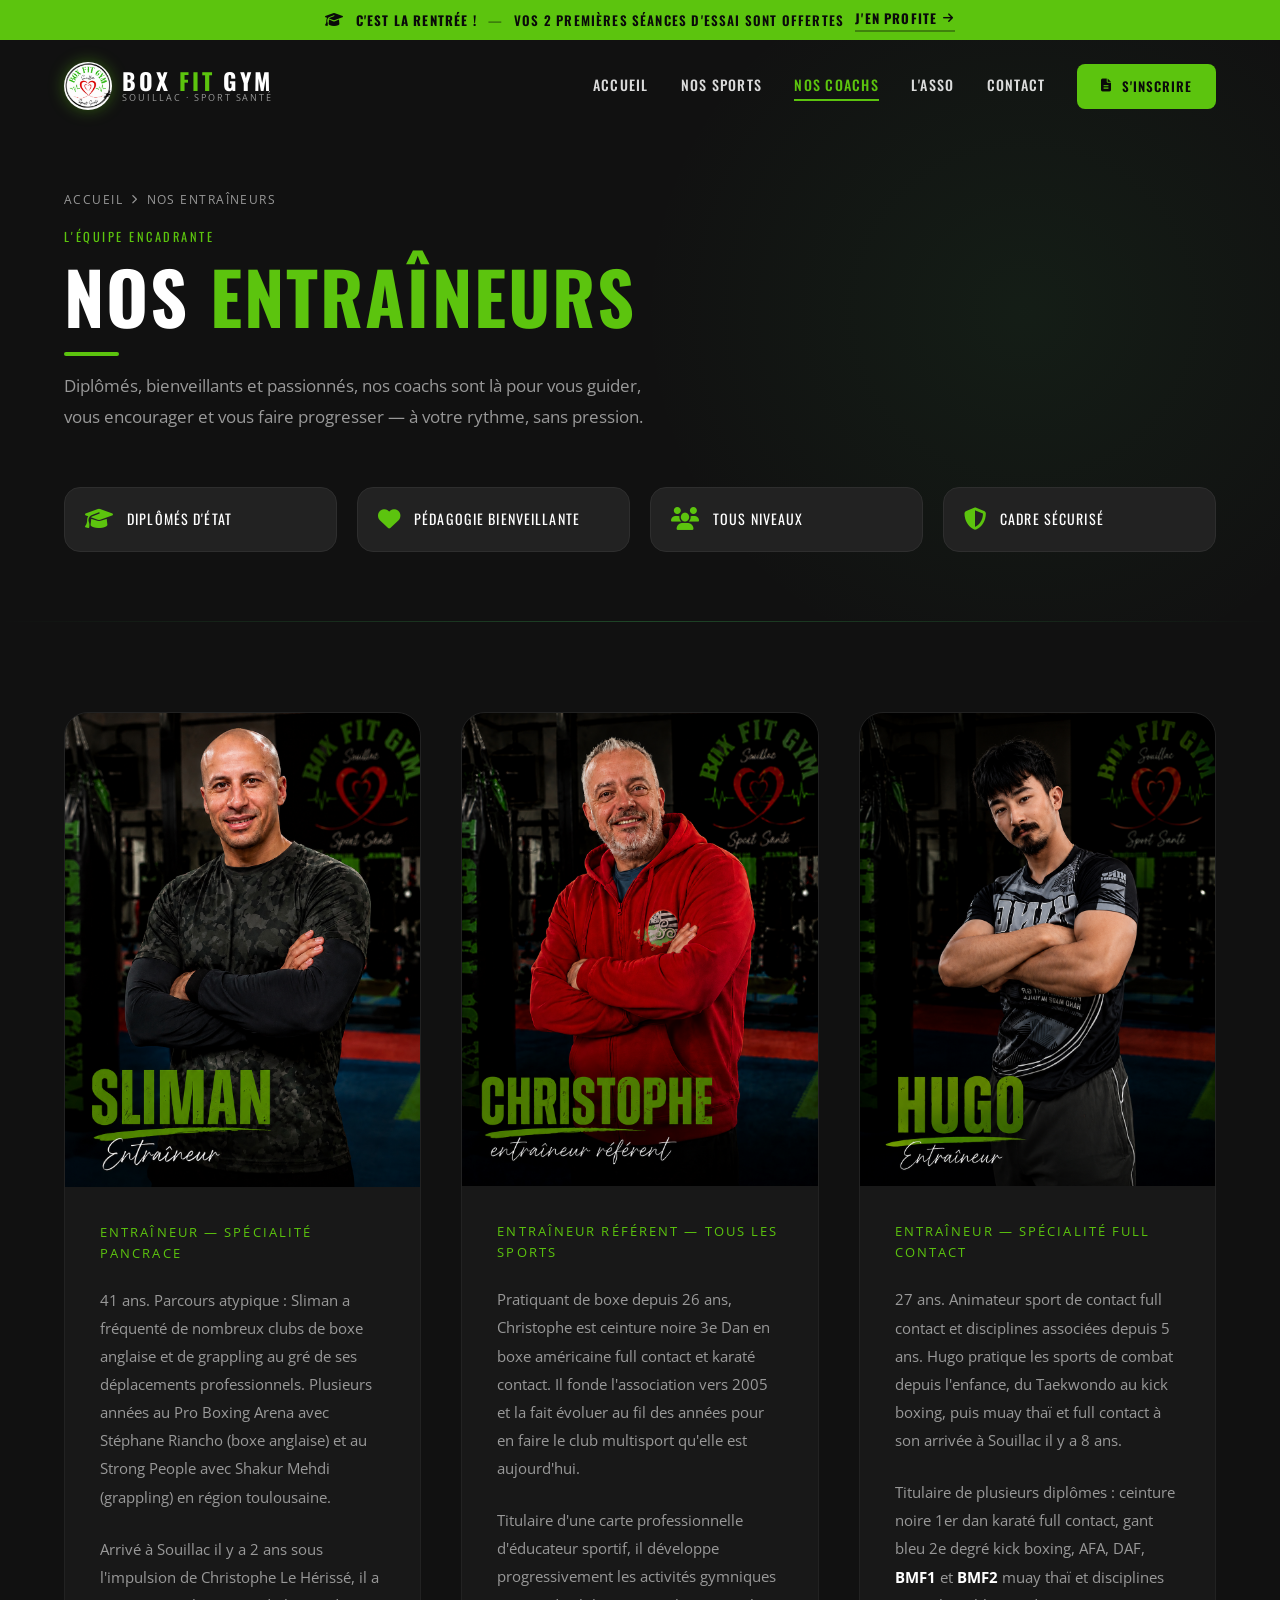
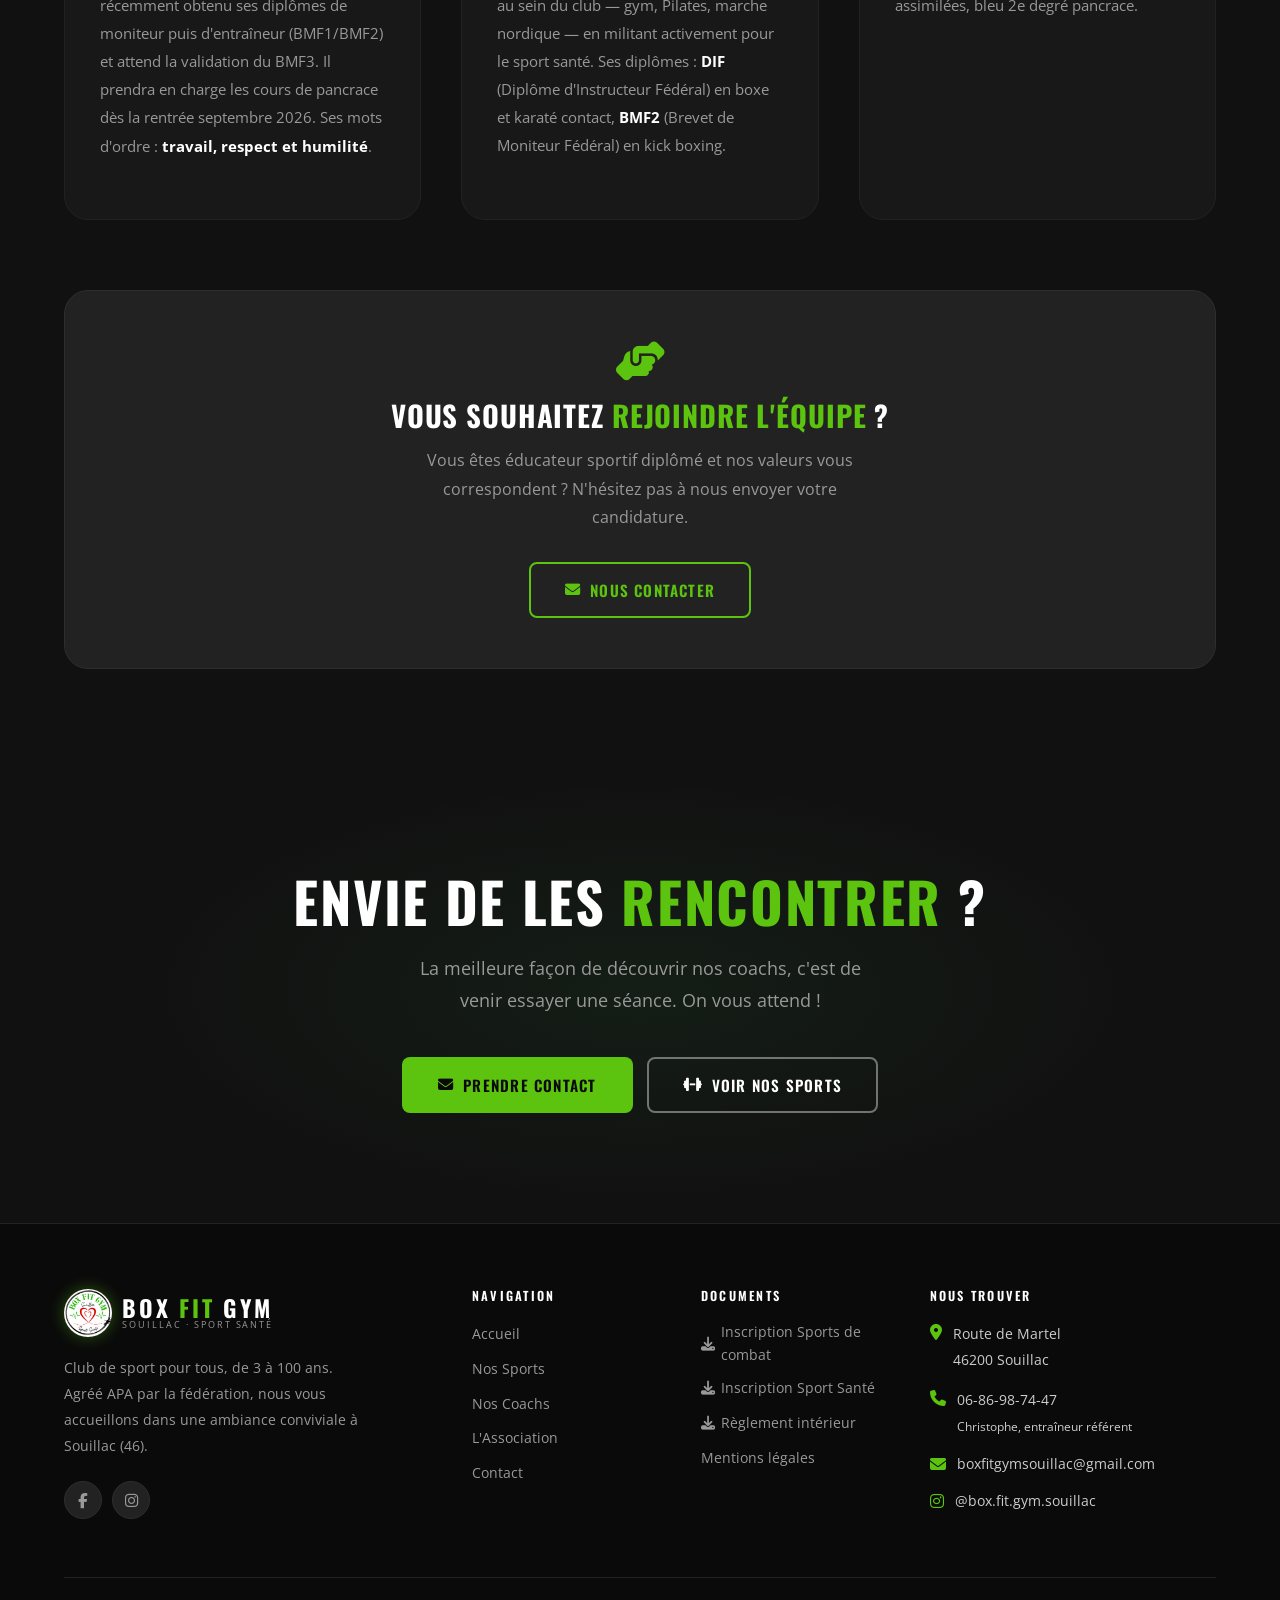
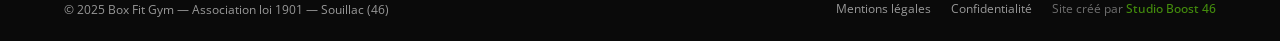
<file: entraineurs.html>
<!DOCTYPE html>
<html lang="fr">
<head>
  <meta charset="UTF-8">
  <meta name="viewport" content="width=device-width, initial-scale=1.0">
  <meta name="description" content="Rencontrez les entraîneurs de Box Fit Gym Souillac : Sliman, Hugo et Christophe. Des coachs diplômés, passionnés et bienveillants.">
  <title>Nos Entraîneurs — Box Fit Gym Souillac</title>
  <link rel="icon" type="image/png" href="images/logo.png">
  <link rel="stylesheet" href="css/style.css">
  <link rel="stylesheet" href="https://cdnjs.cloudflare.com/ajax/libs/font-awesome/6.5.0/css/all.min.css">
  <link rel="preconnect" href="https://fonts.googleapis.com">
  <style>
    .team-values {
      display: grid;
      grid-template-columns: repeat(auto-fit, minmax(200px, 1fr));
      gap: 20px;
      margin: 55px 0 0;
    }
    .team-value-item {
      display: flex;
      align-items: center;
      gap: 14px;
      padding: 20px;
      background: var(--dark-3);
      border: 1px solid var(--dark-4);
      border-radius: var(--radius-lg);
    }
    .team-value-item i {
      font-size: 1.4rem;
      color: var(--green);
      flex-shrink: 0;
    }
    .team-value-item span {
      font-family: var(--font-h);
      font-size: 0.88rem;
      text-transform: uppercase;
      letter-spacing: 0.08em;
      color: var(--white);
    }

    .coach-quote {
      background: var(--dark-3);
      border-left: 3px solid var(--green);
      border-radius: 0 var(--radius) var(--radius) 0;
      padding: 16px 20px;
      margin: 20px 0;
      font-style: italic;
      color: var(--gray-light);
      font-size: 0.94rem;
      line-height: 1.75;
    }

    .join-team {
      background: var(--dark-3);
      border: 1px solid var(--dark-4);
      border-radius: var(--radius-xl);
      padding: 50px;
      text-align: center;
      margin-top: 70px;
    }
    .join-team h3 { font-size: 1.8rem; margin-bottom: 14px; }
    .join-team p  { max-width: 480px; margin: 0 auto 30px; }

    .placeholder-notice {
      display: inline-flex;
      align-items: center;
      gap: 8px;
      background: rgba(255,196,66,0.1);
      border: 1px solid rgba(255,196,66,0.3);
      color: #FFC542;
      padding: 8px 16px;
      border-radius: var(--radius);
      font-size: 0.8rem;
      font-family: var(--font-h);
      text-transform: uppercase;
      letter-spacing: 0.08em;
      margin-bottom: 18px;
    }
  </style>
</head>
<body>

<!-- ========== BANDEAU RENTRÉE (promo saisonnière — retirer après la rentrée) ========== -->
<a class="rentree-bar" href="contact.html#inscription" aria-label="C'est la rentrée : vos 2 premières séances d'essai sont offertes, inscrivez-vous">
  <span class="rentree-bar__inner">
    <i class="fas fa-graduation-cap" aria-hidden="true"></i>
    <strong>C'est la rentrée&nbsp;!</strong>
    <span class="rentree-bar__sep">—</span>
    <span class="rentree-bar__long">Vos 2 premières séances d'essai sont offertes</span>
    <span class="rentree-bar__cta">J'en profite <i class="fas fa-arrow-right" aria-hidden="true"></i></span>
  </span>
</a>

<!-- ========== NAVIGATION ========== -->
<nav class="navbar scrolled" id="navbar">
  <div class="nav-container">
    <a href="index.html" class="nav-logo">
      <img src="images/logo.png" alt="Box Fit Gym" class="nav-logo-img">
      <div class="nav-logo-text">
        <span class="nav-logo-main">BOX <span>FIT</span> GYM</span>
        <span class="nav-logo-sub">Souillac &middot; Sport Santé</span>
      </div>
    </a>
    <ul class="nav-menu" id="nav-menu">
      <li><a href="index.html" class="nav-link">Accueil</a></li>
      <li><a href="sports.html" class="nav-link">Nos Sports</a></li>
      <li><a href="entraineurs.html" class="nav-link active">Nos Coachs</a></li>
      <li><a href="contact.html#association" class="nav-link">L'Asso</a></li>
      <li><a href="contact.html" class="nav-link">Contact</a></li>
      <li><a href="contact.html#inscription" class="btn btn-primary nav-cta"><i class="fas fa-file-alt"></i> S'inscrire</a></li>
    </ul>
    <div class="hamburger" id="hamburger" aria-label="Menu" role="button" tabindex="0">
      <span></span><span></span><span></span>
    </div>
  </div>
</nav>

<!-- ========== PAGE HERO ========== -->
<section class="page-hero">
  <div class="container page-hero-content">
    <div class="breadcrumb">
      <a href="index.html">Accueil</a>
      <i class="fas fa-chevron-right"></i>
      <span>Nos Entraîneurs</span>
    </div>
    <span class="section-label">L'équipe encadrante</span>
    <h1 style="font-size:clamp(2.5rem,6vw,4.5rem);">Nos <span class="text-green">Entraîneurs</span></h1>
    <div class="green-line"></div>
    <p style="max-width:580px;font-size:1.05rem;margin-top:12px;">
      Diplômés, bienveillants et passionnés, nos coachs sont là pour vous guider, vous encourager et vous faire progresser — à votre rythme, sans pression.
    </p>

    <div class="team-values">
      <div class="team-value-item reveal d1">
        <i class="fas fa-graduation-cap"></i>
        <span>Diplômés d'État</span>
      </div>
      <div class="team-value-item reveal d2">
        <i class="fas fa-heart"></i>
        <span>Pédagogie bienveillante</span>
      </div>
      <div class="team-value-item reveal d3">
        <i class="fas fa-users"></i>
        <span>Tous niveaux</span>
      </div>
      <div class="team-value-item reveal d4">
        <i class="fas fa-shield-alt"></i>
        <span>Cadre sécurisé</span>
      </div>
    </div>
  </div>
</section>

<!-- ========== LES COACHS ========== -->
<section class="section section-dark">
  <div class="container">

    <div class="coaches-full-grid">

      <!-- ===== SLIMAN ===== -->
      <div class="coach-full-card reveal">
        <div class="coach-full-photo">
          <img src="images/sliman.png" alt="Sliman, entraîneur Box Fit Gym Souillac">
        </div>
        <div class="coach-full-body">
          <div class="coach-full-title">Entraîneur — Spécialité Pancrace</div>

          <p class="coach-full-bio">
            41 ans. Parcours atypique : Sliman a fréquenté de nombreux clubs de boxe anglaise et de grappling au gré de ses déplacements professionnels. Plusieurs années au Pro Boxing Arena avec Stéphane Riancho (boxe anglaise) et au Strong People avec Shakur Mehdi (grappling) en région toulousaine.
          </p>
          <p class="coach-full-bio">
            Arrivé à Souillac il y a 2 ans sous l'impulsion de Christophe Le Hérissé, il a récemment obtenu ses diplômes de moniteur puis d'entraîneur (BMF1/BMF2) et attend la validation du BMF3. Il prendra en charge les cours de pancrace dès la rentrée septembre 2026. Ses mots d'ordre : <strong>travail, respect et humilité</strong>.
          </p>
        </div>
      </div>

      <!-- ===== CHRISTOPHE ===== -->
      <div class="coach-full-card reveal d2">
        <div class="coach-full-photo">
          <img src="images/christophe.png" alt="Christophe, entraîneur référent Box Fit Gym Souillac">
        </div>
        <div class="coach-full-body">
          <div class="coach-full-title">Entraîneur référent — Tous les sports</div>

          <p class="coach-full-bio">
            Pratiquant de boxe depuis 26 ans, Christophe est ceinture noire 3e Dan en boxe américaine full contact et karaté contact. Il fonde l'association vers 2005 et la fait évoluer au fil des années pour en faire le club multisport qu'elle est aujourd'hui.
          </p>
          <p class="coach-full-bio">
            Titulaire d'une carte professionnelle d'éducateur sportif, il développe progressivement les activités gymniques au sein du club — gym, Pilates, marche nordique — en militant activement pour le sport santé. Ses diplômes : <strong>DIF</strong> (Diplôme d'Instructeur Fédéral) en boxe et karaté contact, <strong>BMF2</strong> (Brevet de Moniteur Fédéral) en kick boxing.
          </p>
        </div>
      </div>

      <!-- ===== HUGO ===== -->
      <div class="coach-full-card reveal d3">
        <div class="coach-full-photo">
          <img src="images/hugo.png" alt="Hugo, entraîneur Box Fit Gym Souillac">
        </div>
        <div class="coach-full-body">
          <div class="coach-full-title">Entraîneur — Spécialité Full Contact</div>

          <p class="coach-full-bio">
            27 ans. Animateur sport de contact full contact et disciplines associées depuis 5 ans. Hugo pratique les sports de combat depuis l'enfance, du Taekwondo au kick boxing, puis muay thaï et full contact à son arrivée à Souillac il y a 8 ans.
          </p>
          <p class="coach-full-bio">
            Titulaire de plusieurs diplômes : ceinture noire 1er dan karaté full contact, gant bleu 2e degré kick boxing, AFA, DAF, <strong>BMF1</strong> et <strong>BMF2</strong> muay thaï et disciplines assimilées, bleu 2e degré pancrace.
          </p>
        </div>
      </div>

    </div>

    <!-- Rejoindre l'équipe -->
    <div class="join-team reveal">
      <i class="fas fa-hands-helping" style="font-size:2.5rem;color:var(--green);margin-bottom:18px;display:block;"></i>
      <h3>Vous souhaitez <span class="text-green">rejoindre l'équipe</span> ?</h3>
      <p>Vous êtes éducateur sportif diplômé et nos valeurs vous correspondent ? N'hésitez pas à nous envoyer votre candidature.</p>
      <a href="contact.html" class="btn btn-outline-green">
        <i class="fas fa-envelope"></i> Nous contacter
      </a>
    </div>

  </div>
</section>

<!-- ========== CTA ========== -->
<section class="cta-section">
  <div class="container">
    <div class="reveal">
      <h2>Envie de les <span class="text-green">rencontrer</span> ?</h2>
      <p>La meilleure façon de découvrir nos coachs, c'est de venir essayer une séance. On vous attend !</p>
      <div class="cta-buttons">
        <a href="contact.html" class="btn btn-primary"><i class="fas fa-envelope"></i> Prendre contact</a>
        <a href="sports.html" class="btn btn-outline"><i class="fas fa-dumbbell"></i> Voir nos sports</a>
      </div>
    </div>
  </div>
</section>

<!-- ========== FOOTER ========== -->
<footer class="footer">
  <div class="container">
    <div class="footer-grid">

      <div class="footer-brand">
        <a href="index.html" class="nav-logo" style="margin-bottom:18px;">
          <img src="images/logo.png" alt="Box Fit Gym" class="nav-logo-img">
          <div class="nav-logo-text">
            <span class="nav-logo-main">BOX <span>FIT</span> GYM</span>
            <span class="nav-logo-sub">Souillac &middot; Sport Santé</span>
          </div>
        </a>
        <p>Club de sport pour tous, de 3 à 100 ans. Agréé APA par la fédération, nous vous accueillons dans une ambiance conviviale à Souillac (46).</p>
        <div class="footer-social">
          <a href="https://www.facebook.com/profile.php?id=61565013485774" class="social-link" aria-label="Facebook Box Fit Gym" target="_blank" rel="noopener"><i class="fab fa-facebook-f"></i></a>
          <a href="https://www.instagram.com/box.fit.gym.souillac" class="social-link" aria-label="Instagram @box.fit.gym.souillac" target="_blank" rel="noopener"><i class="fab fa-instagram"></i></a>
        </div>
      </div>

      <div>
        <h4 class="footer-heading">Navigation</h4>
        <ul class="footer-links">
          <li><a href="index.html">Accueil</a></li>
          <li><a href="sports.html">Nos Sports</a></li>
          <li><a href="entraineurs.html">Nos Coachs</a></li>
          <li><a href="contact.html#association">L'Association</a></li>
          <li><a href="contact.html">Contact</a></li>
        </ul>
      </div>

      <div>
        <h4 class="footer-heading">Documents</h4>
        <ul class="footer-links">
          <li><a href="documents/fiche-inscription-boxe.pdf" download><i class="fas fa-download"></i> Inscription Sports de combat</a></li>
          <li><a href="documents/fiche-inscription-gym.pdf" download><i class="fas fa-download"></i> Inscription Sport Santé</a></li>
          <li><a href="documents/reglement-interieur.pdf" download><i class="fas fa-download"></i> Règlement intérieur</a></li>
          <li><a href="mentions-legales.html">Mentions légales</a></li>
        </ul>
      </div>

      <div>
        <h4 class="footer-heading">Nous trouver</h4>
        <div class="footer-contact-item">
          <i class="fas fa-map-marker-alt"></i>
          <p>Route de Martel<br>46200 Souillac</p>
        </div>
        <div class="footer-contact-item">
          <i class="fas fa-phone"></i>
          <p>06-86-98-74-47<br><small>Christophe, entraîneur référent</small></p>
        </div>
        <div class="footer-contact-item">
          <i class="fas fa-envelope"></i>
          <a href="mailto:boxfitgymsouillac@gmail.com">boxfitgymsouillac@gmail.com</a>
        </div>
        <div class="footer-contact-item">
          <i class="fab fa-instagram"></i>
          <a href="https://www.instagram.com/box.fit.gym.souillac" target="_blank" rel="noopener">@box.fit.gym.souillac</a>
        </div>
      </div>
    </div>

    <div class="footer-bottom">
      <p>&copy; 2025 Box Fit Gym &mdash; Association loi 1901 &mdash; Souillac (46)</p>
      <div class="footer-bottom-links">
        <a href="mentions-legales.html">Mentions légales</a>
        <a href="mentions-legales.html#confidentialite">Confidentialité</a>
        <span class="footer-credit">Site créé par <a href="https://studioboost46.com" target="_blank" rel="noopener">Studio Boost 46</a></span>
      </div>
    </div>
  </div>
</footer>

<script src="js/main.js"></script>
</body>
</html>
</file>
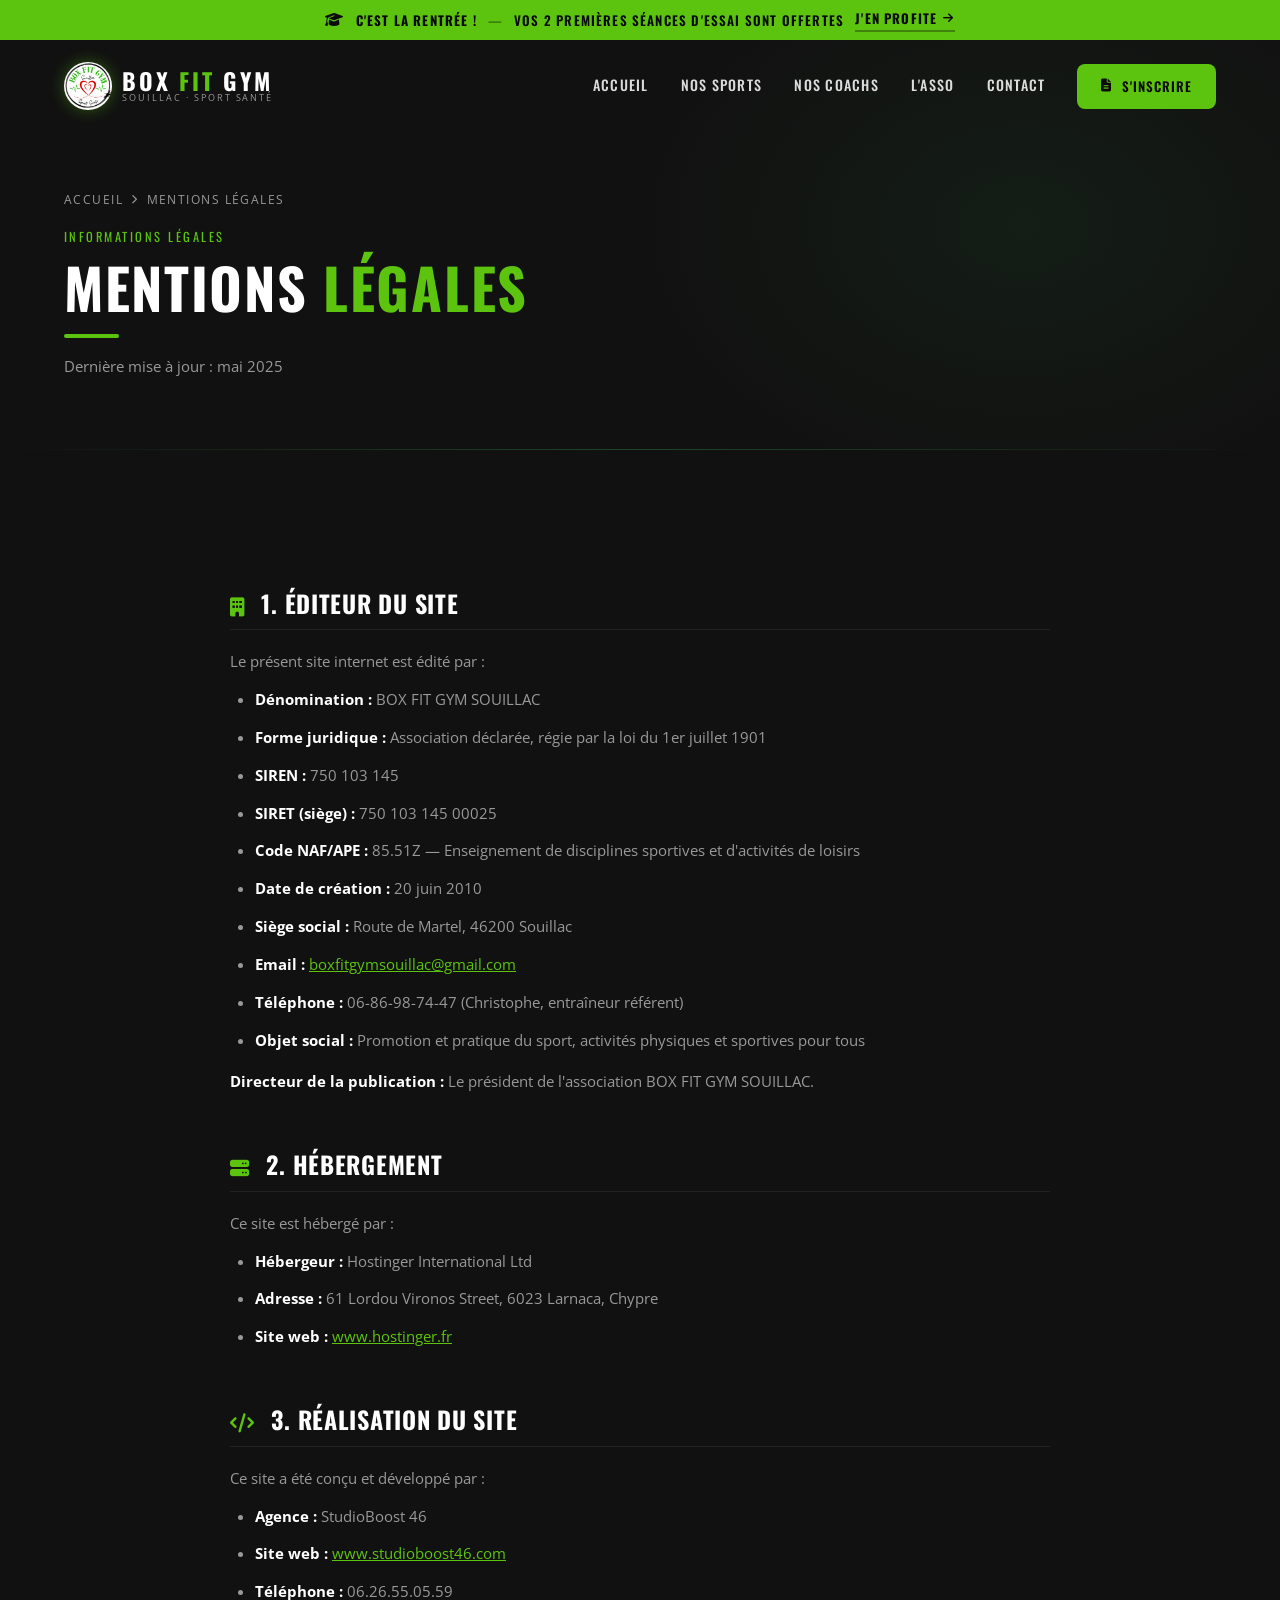
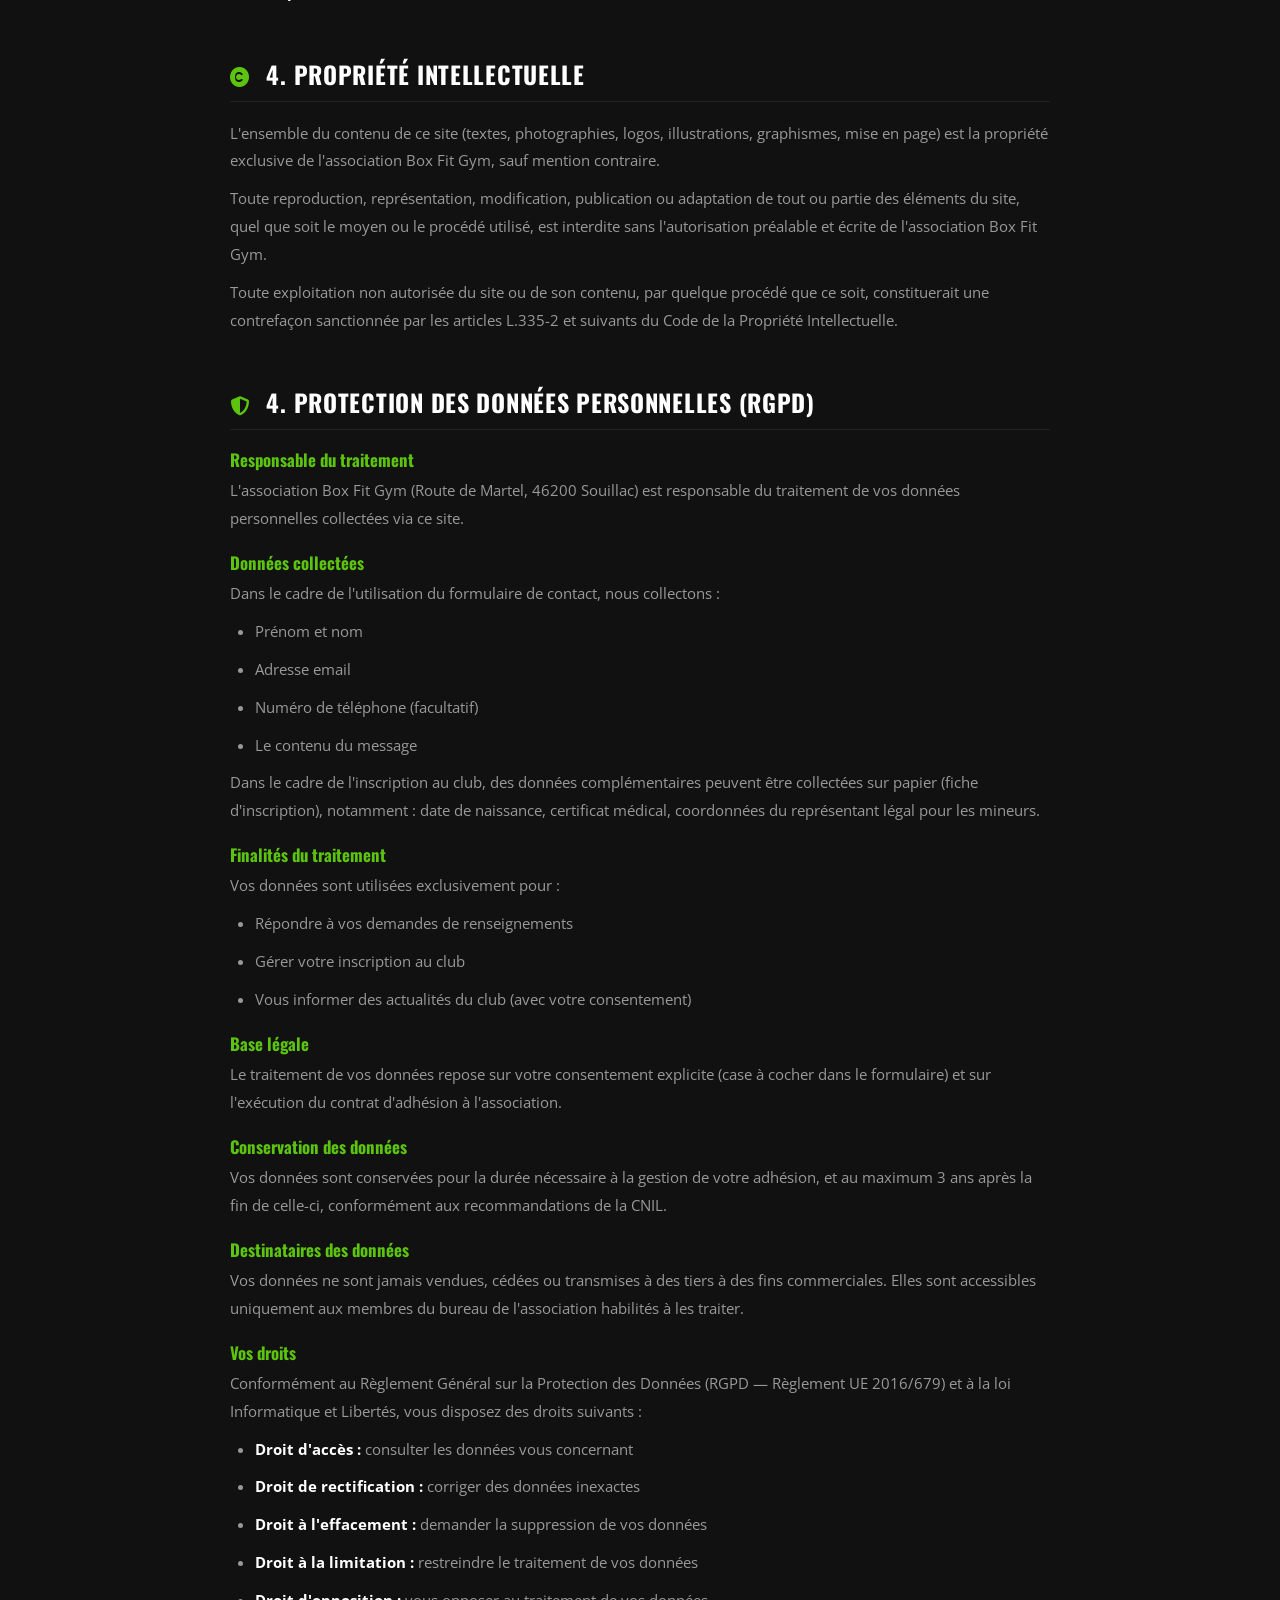
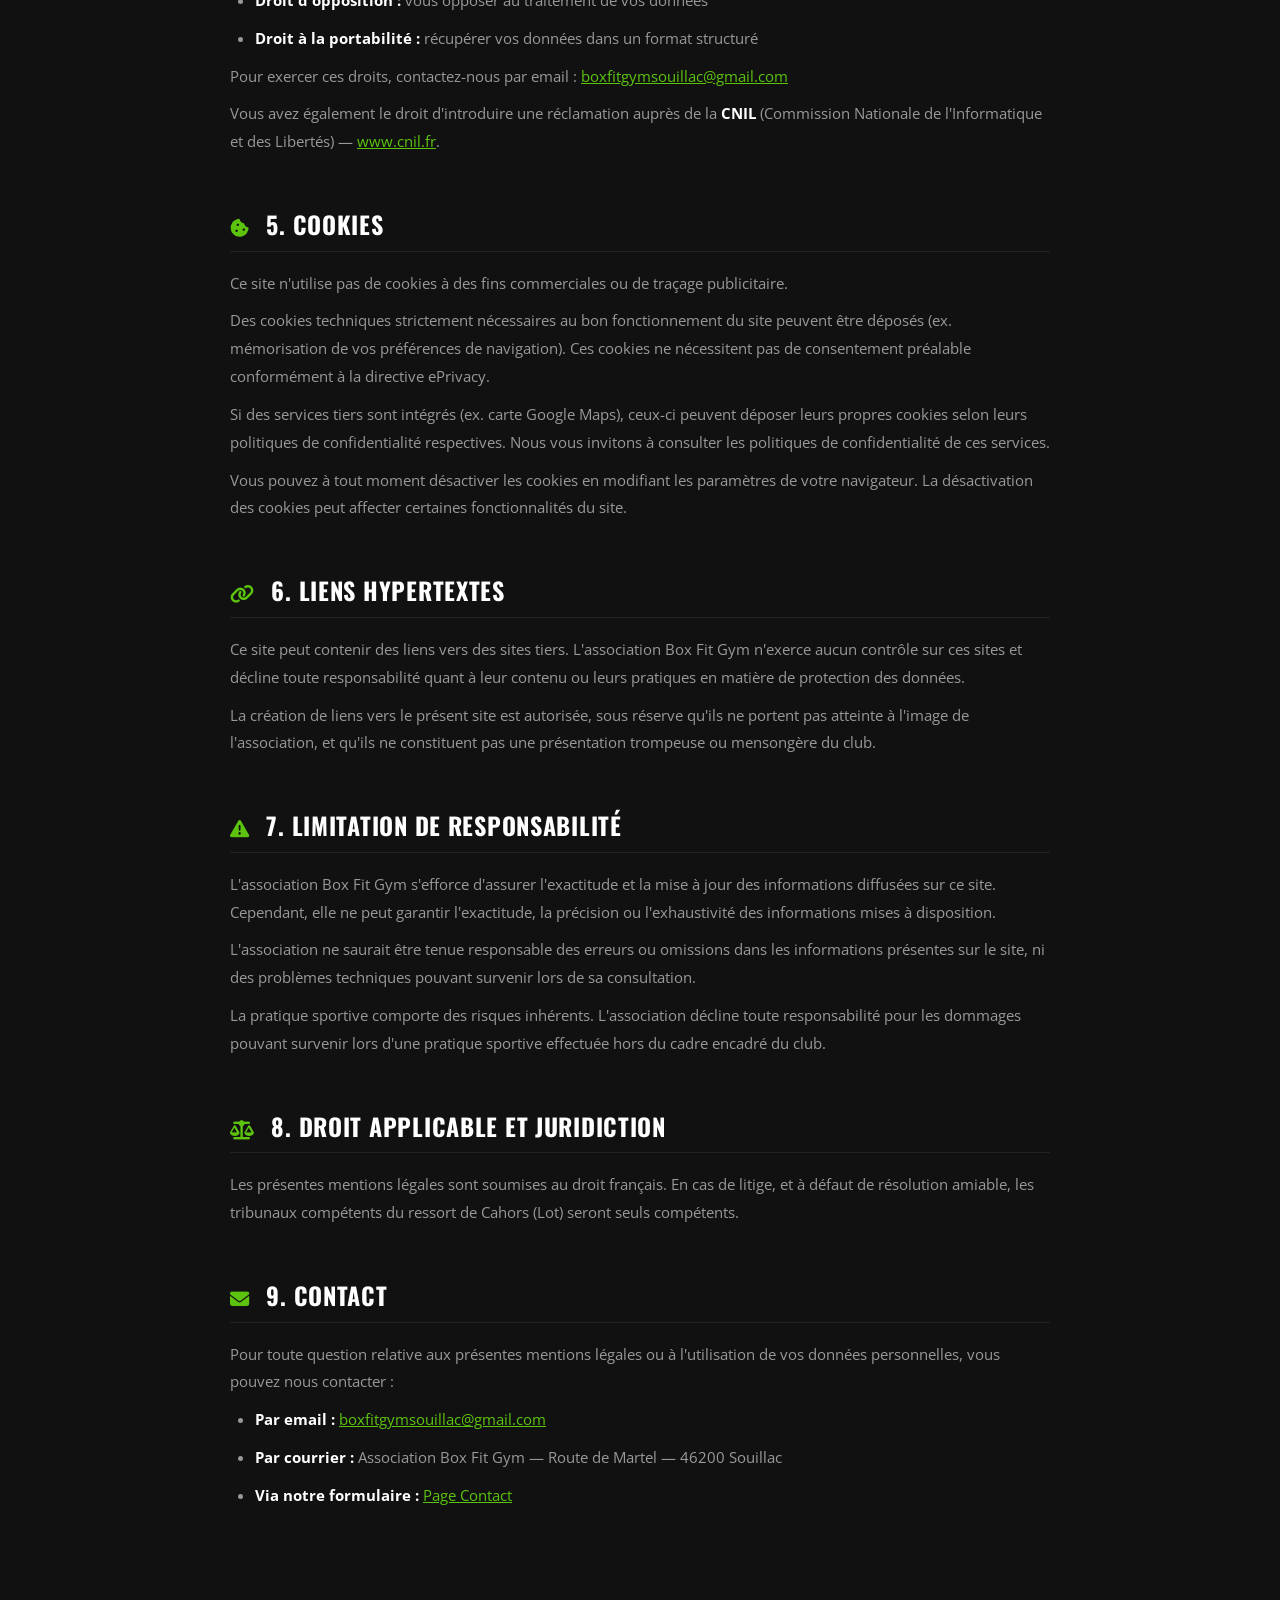
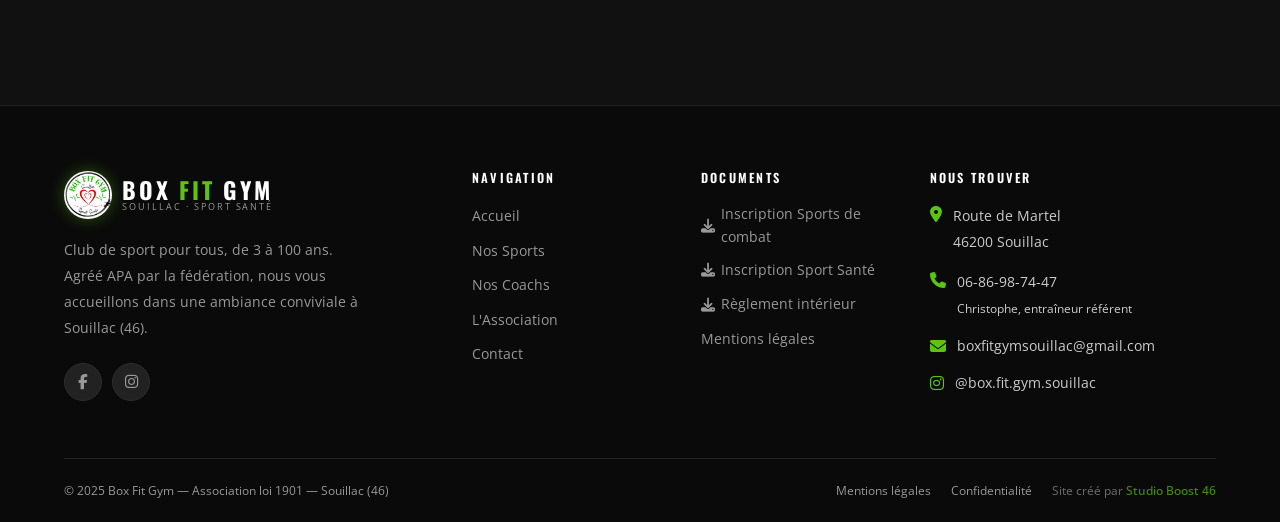
<file: mentions-legales.html>
<!DOCTYPE html>
<html lang="fr">
<head>
  <meta charset="UTF-8">
  <meta name="viewport" content="width=device-width, initial-scale=1.0">
  <meta name="description" content="Mentions légales et politique de confidentialité de Box Fit Gym, association loi 1901 basée à Souillac (46).">
  <meta name="robots" content="noindex, follow">
  <title>Mentions Légales — Box Fit Gym Souillac</title>
  <link rel="icon" type="image/png" href="images/logo.png">
  <link rel="stylesheet" href="css/style.css">
  <link rel="stylesheet" href="https://cdnjs.cloudflare.com/ajax/libs/font-awesome/6.5.0/css/all.min.css">
  <link rel="preconnect" href="https://fonts.googleapis.com">
</head>
<body>

<!-- ========== BANDEAU RENTRÉE (promo saisonnière — retirer après la rentrée) ========== -->
<a class="rentree-bar" href="contact.html#inscription" aria-label="C'est la rentrée : vos 2 premières séances d'essai sont offertes, inscrivez-vous">
  <span class="rentree-bar__inner">
    <i class="fas fa-graduation-cap" aria-hidden="true"></i>
    <strong>C'est la rentrée&nbsp;!</strong>
    <span class="rentree-bar__sep">—</span>
    <span class="rentree-bar__long">Vos 2 premières séances d'essai sont offertes</span>
    <span class="rentree-bar__cta">J'en profite <i class="fas fa-arrow-right" aria-hidden="true"></i></span>
  </span>
</a>

<!-- ========== NAVIGATION ========== -->
<nav class="navbar scrolled" id="navbar">
  <div class="nav-container">
    <a href="index.html" class="nav-logo">
      <img src="images/logo.png" alt="Box Fit Gym" class="nav-logo-img">
      <div class="nav-logo-text">
        <span class="nav-logo-main">BOX <span>FIT</span> GYM</span>
        <span class="nav-logo-sub">Souillac &middot; Sport Santé</span>
      </div>
    </a>
    <ul class="nav-menu" id="nav-menu">
      <li><a href="index.html" class="nav-link">Accueil</a></li>
      <li><a href="sports.html" class="nav-link">Nos Sports</a></li>
      <li><a href="entraineurs.html" class="nav-link">Nos Coachs</a></li>
      <li><a href="contact.html#association" class="nav-link">L'Asso</a></li>
      <li><a href="contact.html" class="nav-link">Contact</a></li>
      <li><a href="contact.html#inscription" class="btn btn-primary nav-cta"><i class="fas fa-file-alt"></i> S'inscrire</a></li>
    </ul>
    <div class="hamburger" id="hamburger" aria-label="Menu" role="button" tabindex="0">
      <span></span><span></span><span></span>
    </div>
  </div>
</nav>

<!-- ========== PAGE HERO ========== -->
<section class="page-hero">
  <div class="container page-hero-content">
    <div class="breadcrumb">
      <a href="index.html">Accueil</a>
      <i class="fas fa-chevron-right"></i>
      <span>Mentions légales</span>
    </div>
    <span class="section-label">Informations légales</span>
    <h1 style="font-size:clamp(2rem,5vw,3.5rem);">Mentions <span class="text-green">Légales</span></h1>
    <div class="green-line"></div>
    <p style="max-width:560px;font-size:0.95rem;margin-top:10px;color:var(--gray);">
      Dernière mise à jour : mai 2025
    </p>
  </div>
</section>

<!-- ========== CONTENU LÉGAL ========== -->
<section class="section section-dark">
  <div class="container">
    <div class="legal-wrap">

      <!-- 1. ÉDITEUR DU SITE -->
      <div class="legal-block" id="editeur">
        <h2><i class="fas fa-building text-green" style="margin-right:10px;font-size:1.2rem;"></i> 1. Éditeur du site</h2>
        <p>Le présent site internet est édité par :</p>
        <ul>
          <li><strong>Dénomination :</strong> BOX FIT GYM SOUILLAC</li>
          <li><strong>Forme juridique :</strong> Association déclarée, régie par la loi du 1er juillet 1901</li>
          <li><strong>SIREN :</strong> 750 103 145</li>
          <li><strong>SIRET (siège) :</strong> 750 103 145 00025</li>
          <li><strong>Code NAF/APE :</strong> 85.51Z — Enseignement de disciplines sportives et d'activités de loisirs</li>
          <li><strong>Date de création :</strong> 20 juin 2010</li>
          <li><strong>Siège social :</strong> Route de Martel, 46200 Souillac</li>
          <li><strong>Email :</strong> <a href="mailto:boxfitgymsouillac@gmail.com">boxfitgymsouillac@gmail.com</a></li>
          <li><strong>Téléphone :</strong> 06-86-98-74-47 (Christophe, entraîneur référent)</li>
          <li><strong>Objet social :</strong> Promotion et pratique du sport, activités physiques et sportives pour tous</li>
        </ul>
        <p style="margin-top:14px;">
          <strong>Directeur de la publication :</strong> Le président de l'association BOX FIT GYM SOUILLAC.
        </p>
      </div>

      <!-- 2. HÉBERGEMENT -->
      <div class="legal-block" id="hebergement">
        <h2><i class="fas fa-server text-green" style="margin-right:10px;font-size:1.2rem;"></i> 2. Hébergement</h2>
        <p>Ce site est hébergé par :</p>
        <ul>
          <li><strong>Hébergeur :</strong> Hostinger International Ltd</li>
          <li><strong>Adresse :</strong> 61 Lordou Vironos Street, 6023 Larnaca, Chypre</li>
          <li><strong>Site web :</strong> <a href="https://www.hostinger.fr" target="_blank" rel="noopener">www.hostinger.fr</a></li>
        </ul>
      </div>

      <!-- 3. RÉALISATION -->
      <div class="legal-block" id="realisation">
        <h2><i class="fas fa-code text-green" style="margin-right:10px;font-size:1.2rem;"></i> 3. Réalisation du site</h2>
        <p>Ce site a été conçu et développé par :</p>
        <ul>
          <li><strong>Agence :</strong> StudioBoost 46</li>
          <li><strong>Site web :</strong> <a href="https://www.studioboost46.com" target="_blank" rel="noopener">www.studioboost46.com</a></li>
          <li><strong>Téléphone :</strong> 06.26.55.05.59</li>
        </ul>
      </div>

      <!-- 4. PROPRIÉTÉ INTELLECTUELLE -->
      <div class="legal-block" id="propriete">
        <h2><i class="fas fa-copyright text-green" style="margin-right:10px;font-size:1.2rem;"></i> 4. Propriété intellectuelle</h2>
        <p>
          L'ensemble du contenu de ce site (textes, photographies, logos, illustrations, graphismes, mise en page) est la propriété exclusive de l'association Box Fit Gym, sauf mention contraire.
        </p>
        <p>
          Toute reproduction, représentation, modification, publication ou adaptation de tout ou partie des éléments du site, quel que soit le moyen ou le procédé utilisé, est interdite sans l'autorisation préalable et écrite de l'association Box Fit Gym.
        </p>
        <p>
          Toute exploitation non autorisée du site ou de son contenu, par quelque procédé que ce soit, constituerait une contrefaçon sanctionnée par les articles L.335-2 et suivants du Code de la Propriété Intellectuelle.
        </p>
      </div>

      <!-- 4. DONNÉES PERSONNELLES & RGPD -->
      <div class="legal-block" id="confidentialite">
        <h2><i class="fas fa-shield-alt text-green" style="margin-right:10px;font-size:1.2rem;"></i> 4. Protection des données personnelles (RGPD)</h2>

        <h3>Responsable du traitement</h3>
        <p>
          L'association Box Fit Gym (Route de Martel, 46200 Souillac) est responsable du traitement de vos données personnelles collectées via ce site.
        </p>

        <h3>Données collectées</h3>
        <p>Dans le cadre de l'utilisation du formulaire de contact, nous collectons :</p>
        <ul>
          <li>Prénom et nom</li>
          <li>Adresse email</li>
          <li>Numéro de téléphone (facultatif)</li>
          <li>Le contenu du message</li>
        </ul>
        <p>
          Dans le cadre de l'inscription au club, des données complémentaires peuvent être collectées sur papier (fiche d'inscription), notamment : date de naissance, certificat médical, coordonnées du représentant légal pour les mineurs.
        </p>

        <h3>Finalités du traitement</h3>
        <p>Vos données sont utilisées exclusivement pour :</p>
        <ul>
          <li>Répondre à vos demandes de renseignements</li>
          <li>Gérer votre inscription au club</li>
          <li>Vous informer des actualités du club (avec votre consentement)</li>
        </ul>

        <h3>Base légale</h3>
        <p>
          Le traitement de vos données repose sur votre consentement explicite (case à cocher dans le formulaire) et sur l'exécution du contrat d'adhésion à l'association.
        </p>

        <h3>Conservation des données</h3>
        <p>
          Vos données sont conservées pour la durée nécessaire à la gestion de votre adhésion, et au maximum 3 ans après la fin de celle-ci, conformément aux recommandations de la CNIL.
        </p>

        <h3>Destinataires des données</h3>
        <p>
          Vos données ne sont jamais vendues, cédées ou transmises à des tiers à des fins commerciales. Elles sont accessibles uniquement aux membres du bureau de l'association habilités à les traiter.
        </p>

        <h3>Vos droits</h3>
        <p>Conformément au Règlement Général sur la Protection des Données (RGPD — Règlement UE 2016/679) et à la loi Informatique et Libertés, vous disposez des droits suivants :</p>
        <ul>
          <li><strong>Droit d'accès :</strong> consulter les données vous concernant</li>
          <li><strong>Droit de rectification :</strong> corriger des données inexactes</li>
          <li><strong>Droit à l'effacement :</strong> demander la suppression de vos données</li>
          <li><strong>Droit à la limitation :</strong> restreindre le traitement de vos données</li>
          <li><strong>Droit d'opposition :</strong> vous opposer au traitement de vos données</li>
          <li><strong>Droit à la portabilité :</strong> récupérer vos données dans un format structuré</li>
        </ul>
        <p>
          Pour exercer ces droits, contactez-nous par email : <a href="mailto:boxfitgymsouillac@gmail.com">boxfitgymsouillac@gmail.com</a>
        </p>
        <p>
          Vous avez également le droit d'introduire une réclamation auprès de la <strong>CNIL</strong> (Commission Nationale de l'Informatique et des Libertés) — <a href="https://www.cnil.fr" target="_blank" rel="noopener noreferrer">www.cnil.fr</a>.
        </p>
      </div>

      <!-- 5. COOKIES -->
      <div class="legal-block" id="cookies">
        <h2><i class="fas fa-cookie-bite text-green" style="margin-right:10px;font-size:1.2rem;"></i> 5. Cookies</h2>
        <p>
          Ce site n'utilise pas de cookies à des fins commerciales ou de traçage publicitaire.
        </p>
        <p>
          Des cookies techniques strictement nécessaires au bon fonctionnement du site peuvent être déposés (ex. mémorisation de vos préférences de navigation). Ces cookies ne nécessitent pas de consentement préalable conformément à la directive ePrivacy.
        </p>
        <p>
          Si des services tiers sont intégrés (ex. carte Google Maps), ceux-ci peuvent déposer leurs propres cookies selon leurs politiques de confidentialité respectives. Nous vous invitons à consulter les politiques de confidentialité de ces services.
        </p>
        <p>
          Vous pouvez à tout moment désactiver les cookies en modifiant les paramètres de votre navigateur. La désactivation des cookies peut affecter certaines fonctionnalités du site.
        </p>
      </div>

      <!-- 6. LIENS HYPERTEXTES -->
      <div class="legal-block" id="liens">
        <h2><i class="fas fa-link text-green" style="margin-right:10px;font-size:1.2rem;"></i> 6. Liens hypertextes</h2>
        <p>
          Ce site peut contenir des liens vers des sites tiers. L'association Box Fit Gym n'exerce aucun contrôle sur ces sites et décline toute responsabilité quant à leur contenu ou leurs pratiques en matière de protection des données.
        </p>
        <p>
          La création de liens vers le présent site est autorisée, sous réserve qu'ils ne portent pas atteinte à l'image de l'association, et qu'ils ne constituent pas une présentation trompeuse ou mensongère du club.
        </p>
      </div>

      <!-- 7. LIMITATION DE RESPONSABILITÉ -->
      <div class="legal-block" id="responsabilite">
        <h2><i class="fas fa-exclamation-triangle text-green" style="margin-right:10px;font-size:1.2rem;"></i> 7. Limitation de responsabilité</h2>
        <p>
          L'association Box Fit Gym s'efforce d'assurer l'exactitude et la mise à jour des informations diffusées sur ce site. Cependant, elle ne peut garantir l'exactitude, la précision ou l'exhaustivité des informations mises à disposition.
        </p>
        <p>
          L'association ne saurait être tenue responsable des erreurs ou omissions dans les informations présentes sur le site, ni des problèmes techniques pouvant survenir lors de sa consultation.
        </p>
        <p>
          La pratique sportive comporte des risques inhérents. L'association décline toute responsabilité pour les dommages pouvant survenir lors d'une pratique sportive effectuée hors du cadre encadré du club.
        </p>
      </div>

      <!-- 8. DROIT APPLICABLE -->
      <div class="legal-block" id="droit">
        <h2><i class="fas fa-balance-scale text-green" style="margin-right:10px;font-size:1.2rem;"></i> 8. Droit applicable et juridiction</h2>
        <p>
          Les présentes mentions légales sont soumises au droit français. En cas de litige, et à défaut de résolution amiable, les tribunaux compétents du ressort de Cahors (Lot) seront seuls compétents.
        </p>
      </div>

      <!-- 9. CONTACT -->
      <div class="legal-block" id="contact-legal">
        <h2><i class="fas fa-envelope text-green" style="margin-right:10px;font-size:1.2rem;"></i> 9. Contact</h2>
        <p>
          Pour toute question relative aux présentes mentions légales ou à l'utilisation de vos données personnelles, vous pouvez nous contacter :
        </p>
        <ul>
          <li><strong>Par email :</strong> <a href="mailto:boxfitgymsouillac@gmail.com">boxfitgymsouillac@gmail.com</a></li>
          <li><strong>Par courrier :</strong> Association Box Fit Gym — Route de Martel — 46200 Souillac</li>
          <li><strong>Via notre formulaire :</strong> <a href="contact.html">Page Contact</a></li>
        </ul>
      </div>

    </div>
  </div>
</section>

<!-- ========== FOOTER ========== -->
<footer class="footer">
  <div class="container">
    <div class="footer-grid">

      <div class="footer-brand">
        <a href="index.html" class="nav-logo" style="margin-bottom:18px;">
          <img src="images/logo.png" alt="Box Fit Gym" class="nav-logo-img">
          <div class="nav-logo-text">
            <span class="nav-logo-main">BOX <span>FIT</span> GYM</span>
            <span class="nav-logo-sub">Souillac &middot; Sport Santé</span>
          </div>
        </a>
        <p>Club de sport pour tous, de 3 à 100 ans. Agréé APA par la fédération, nous vous accueillons dans une ambiance conviviale à Souillac (46).</p>
        <div class="footer-social">
          <a href="https://www.facebook.com/profile.php?id=61565013485774" class="social-link" aria-label="Facebook" target="_blank" rel="noopener"><i class="fab fa-facebook-f"></i></a>
          <a href="https://www.instagram.com/box.fit.gym.souillac" class="social-link" aria-label="Instagram @box.fit.gym.souillac" target="_blank" rel="noopener"><i class="fab fa-instagram"></i></a>
        </div>
      </div>

      <div>
        <h4 class="footer-heading">Navigation</h4>
        <ul class="footer-links">
          <li><a href="index.html">Accueil</a></li>
          <li><a href="sports.html">Nos Sports</a></li>
          <li><a href="entraineurs.html">Nos Coachs</a></li>
          <li><a href="contact.html#association">L'Association</a></li>
          <li><a href="contact.html">Contact</a></li>
        </ul>
      </div>

      <div>
        <h4 class="footer-heading">Documents</h4>
        <ul class="footer-links">
          <li><a href="documents/fiche-inscription-boxe.pdf" download><i class="fas fa-download"></i> Inscription Sports de combat</a></li>
          <li><a href="documents/fiche-inscription-gym.pdf" download><i class="fas fa-download"></i> Inscription Sport Santé</a></li>
          <li><a href="documents/reglement-interieur.pdf" download><i class="fas fa-download"></i> Règlement intérieur</a></li>
          <li><a href="mentions-legales.html">Mentions légales</a></li>
        </ul>
      </div>

      <div>
        <h4 class="footer-heading">Nous trouver</h4>
        <div class="footer-contact-item">
          <i class="fas fa-map-marker-alt"></i>
          <p>Route de Martel<br>46200 Souillac</p>
        </div>
        <div class="footer-contact-item">
          <i class="fas fa-phone"></i>
          <p>06-86-98-74-47<br><small>Christophe, entraîneur référent</small></p>
        </div>
        <div class="footer-contact-item">
          <i class="fas fa-envelope"></i>
          <a href="mailto:boxfitgymsouillac@gmail.com">boxfitgymsouillac@gmail.com</a>
        </div>
        <div class="footer-contact-item">
          <i class="fab fa-instagram"></i>
          <a href="https://www.instagram.com/box.fit.gym.souillac" target="_blank" rel="noopener">@box.fit.gym.souillac</a>
        </div>
      </div>
    </div>

    <div class="footer-bottom">
      <p>&copy; 2025 Box Fit Gym &mdash; Association loi 1901 &mdash; Souillac (46)</p>
      <div class="footer-bottom-links">
        <a href="mentions-legales.html">Mentions légales</a>
        <a href="mentions-legales.html#confidentialite">Confidentialité</a>
        <span class="footer-credit">Site créé par <a href="https://studioboost46.com" target="_blank" rel="noopener">Studio Boost 46</a></span>
      </div>
    </div>
  </div>
</footer>

<script src="js/main.js"></script>
</body>
</html>
</file>
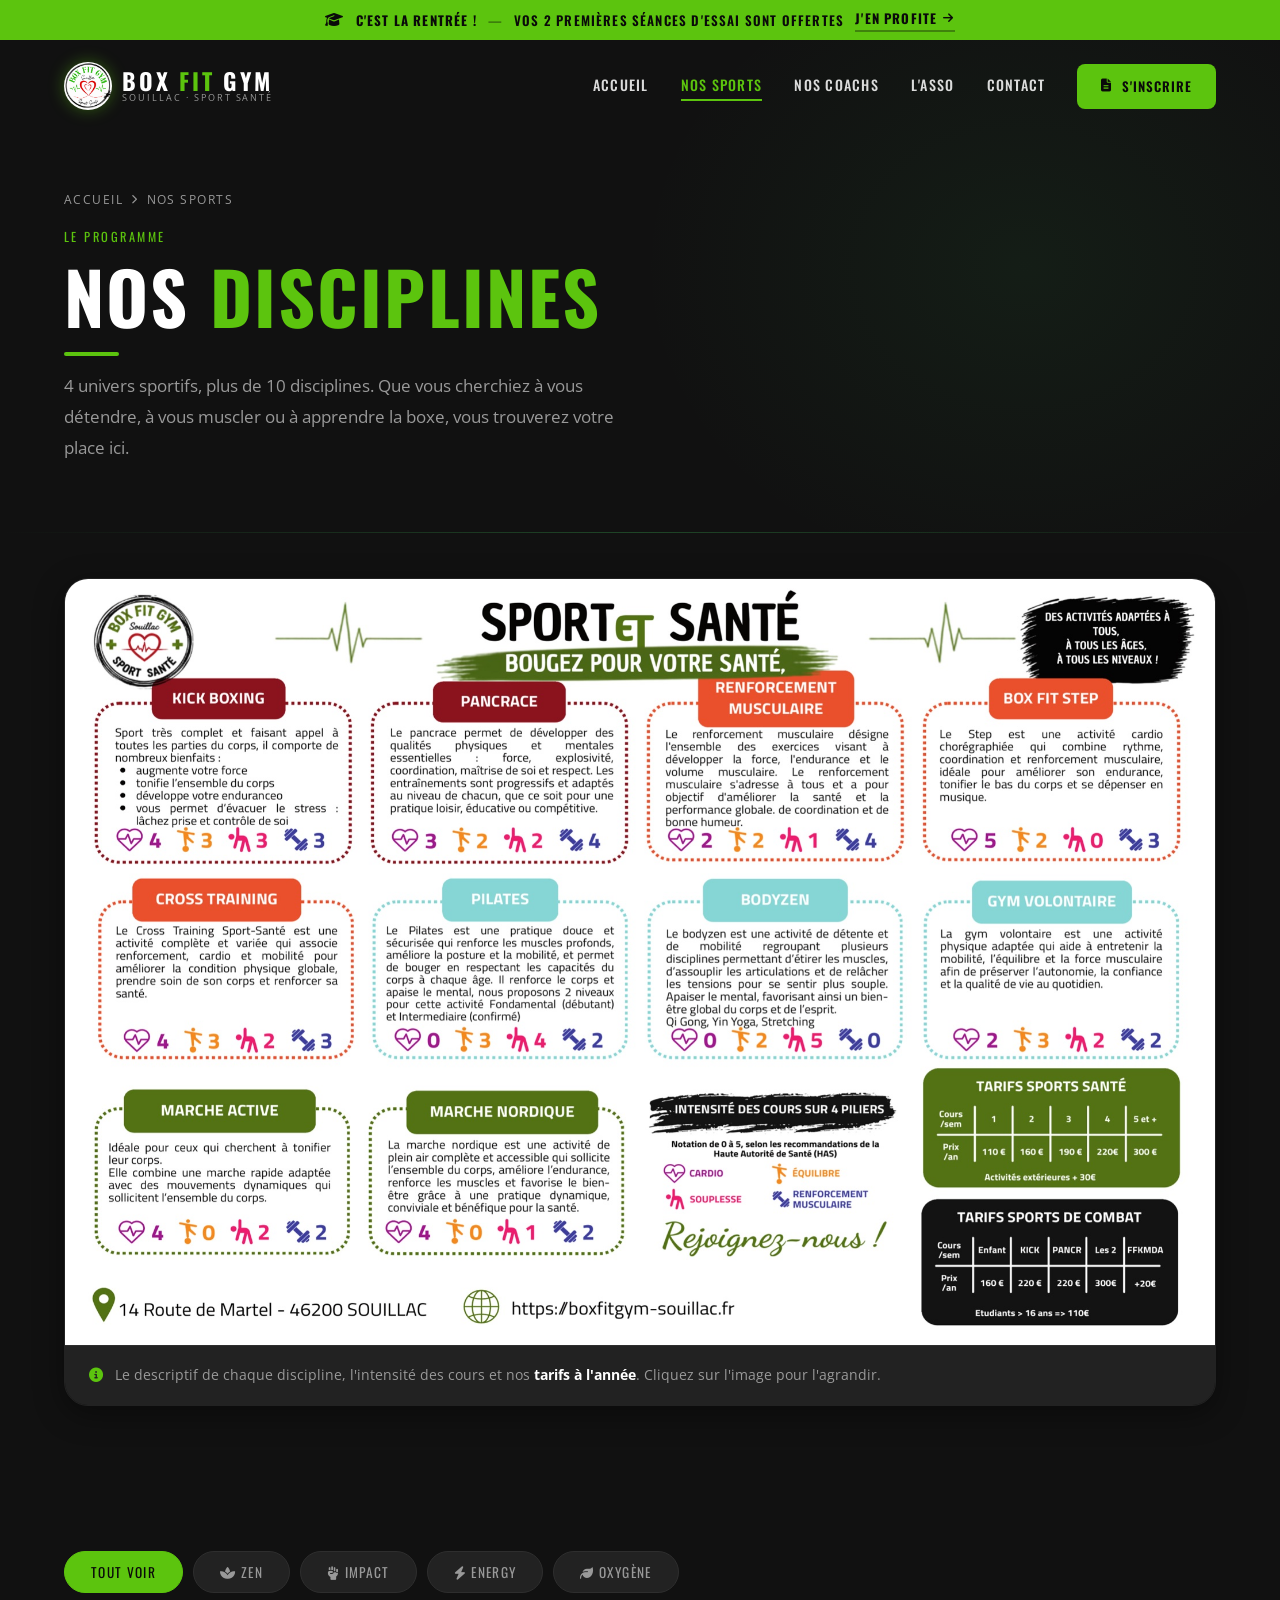
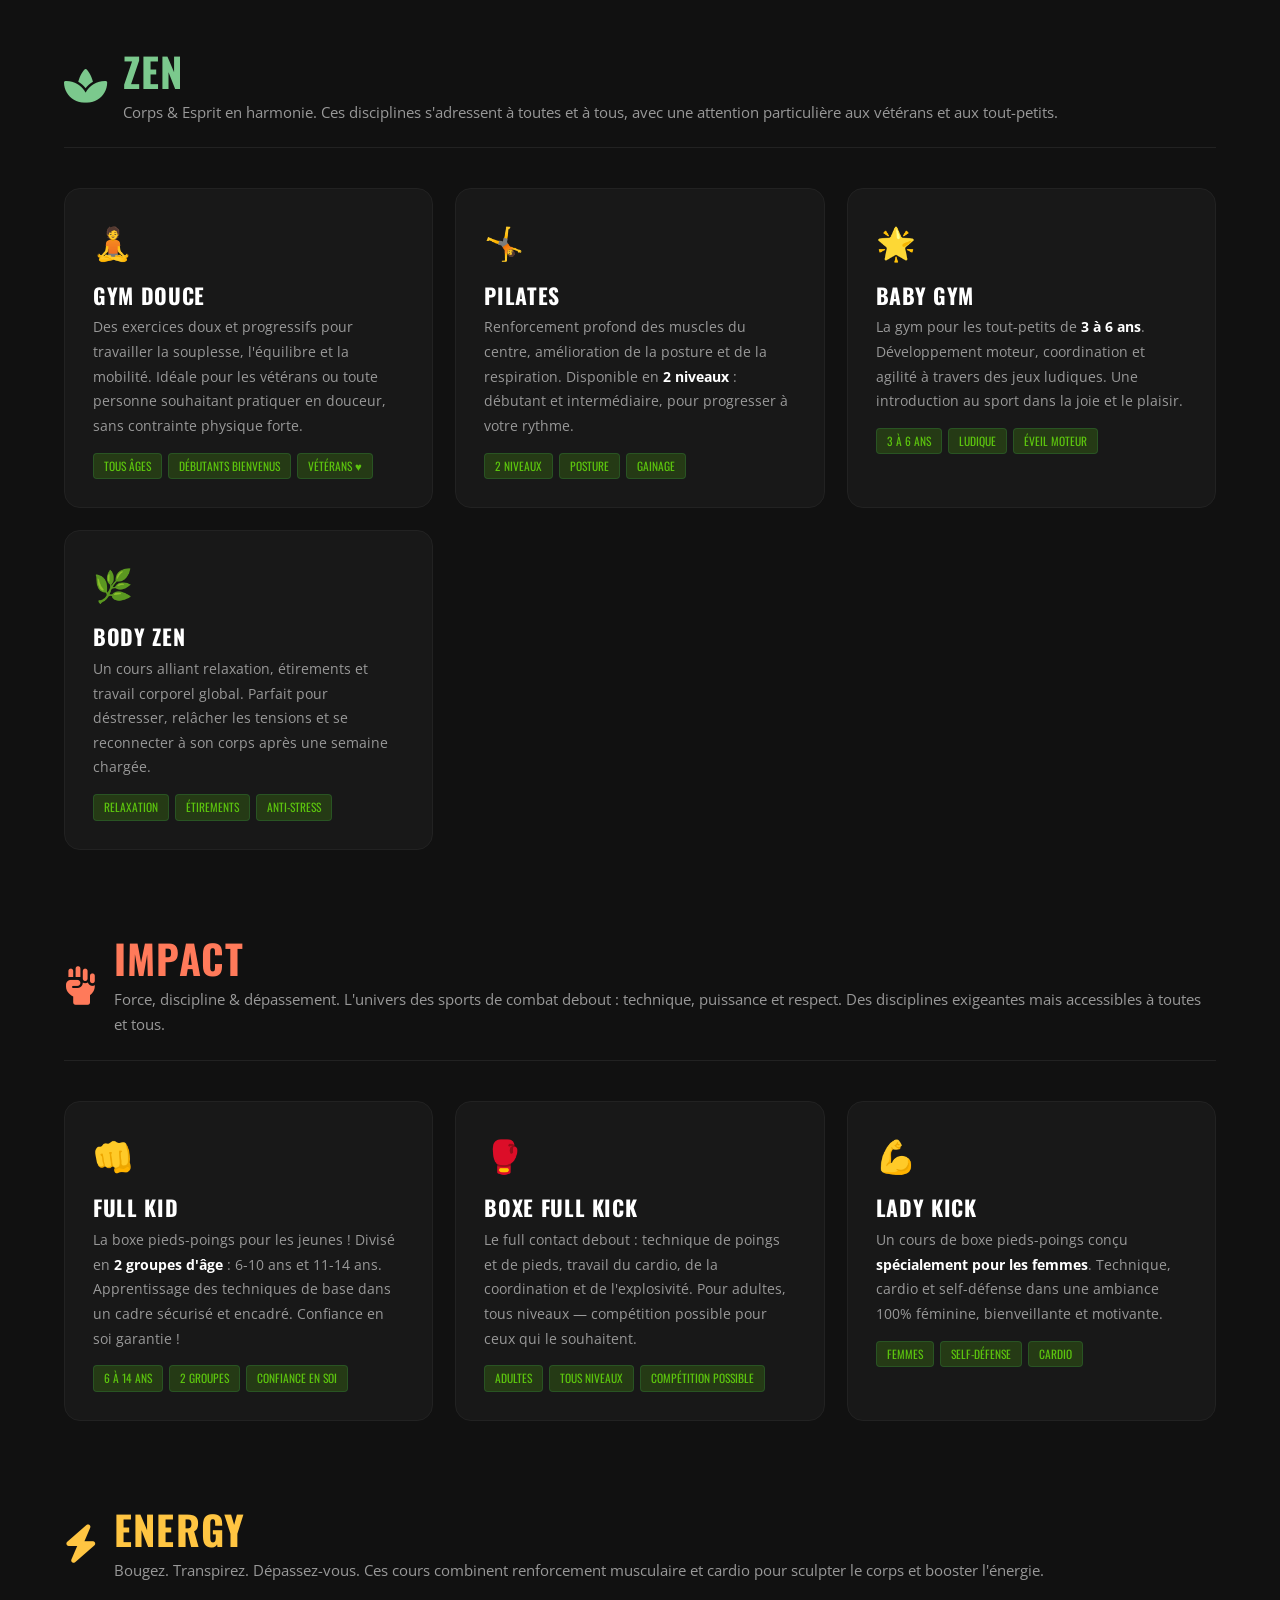
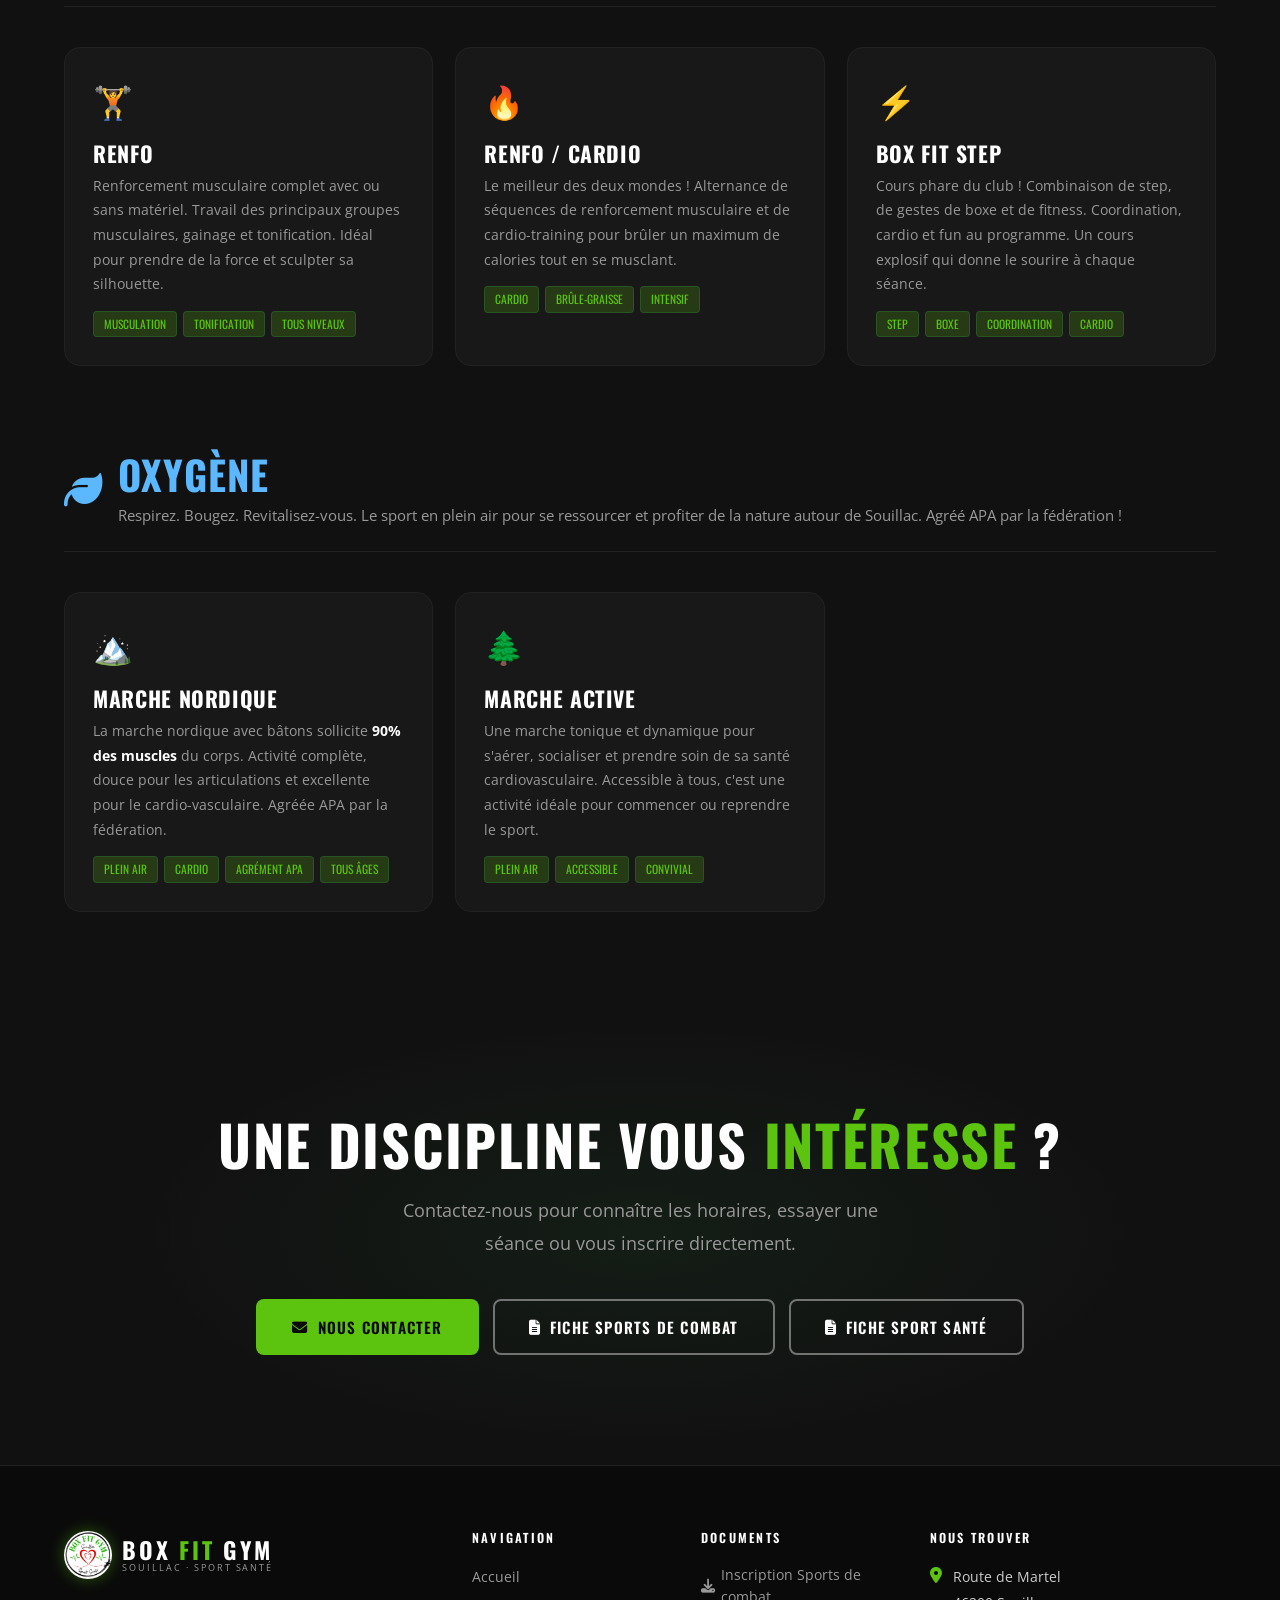
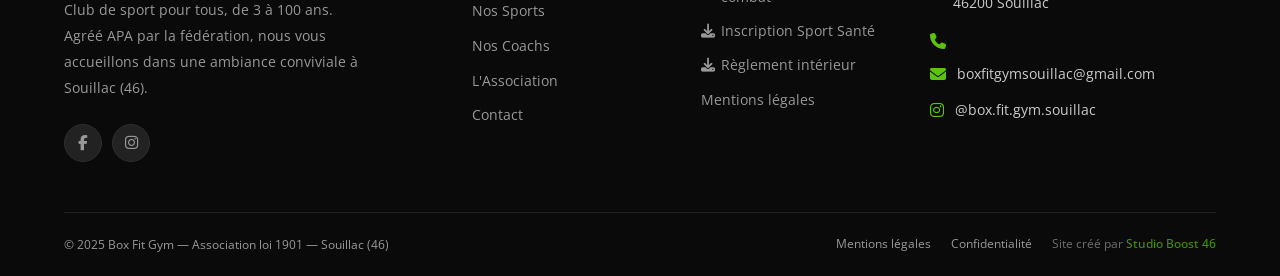
<file: sports.html>
<!DOCTYPE html>
<html lang="fr">
<head>
  <meta charset="UTF-8">
  <meta name="viewport" content="width=device-width, initial-scale=1.0">
  <meta name="description" content="Toutes les disciplines de Box Fit Gym Souillac : Gym douce, Pilates, Baby Gym, Boxe Full Kick, Lady Kick, Full Kid, Renfo, Marche Nordique et plus encore.">
  <title>Nos Sports — Box Fit Gym Souillac</title>
  <link rel="icon" type="image/png" href="images/logo.png">
  <link rel="stylesheet" href="css/style.css">
  <link rel="stylesheet" href="https://cdnjs.cloudflare.com/ajax/libs/font-awesome/6.5.0/css/all.min.css">
  <link rel="preconnect" href="https://fonts.googleapis.com">
  <style>
    .zen-accent    { color: #7BC98D; }
    .impact-accent { color: #FF7A5A; }
    .energy-accent { color: #FFC542; }
    .oxy-accent    { color: #5BB8FF; }

    .sport-cat-header .cat-icon-lg.zen     { color: #7BC98D; font-size: 2.4rem; }
    .sport-cat-header .cat-icon-lg.impact  { color: #FF7A5A; font-size: 2.4rem; }
    .sport-cat-header .cat-icon-lg.energy  { color: #FFC542; font-size: 2.4rem; }
    .sport-cat-header .cat-icon-lg.oxygene { color: #5BB8FF; font-size: 2.4rem; }

    .sport-section[data-cat="zen"]     .sport-item::after { background: #7BC98D; }
    .sport-section[data-cat="impact"]  .sport-item::after { background: #FF7A5A; }
    .sport-section[data-cat="energy"]  .sport-item::after { background: #FFC542; }
    .sport-section[data-cat="oxygene"] .sport-item::after { background: #5BB8FF; }
  </style>
</head>
<body>

<!-- ========== BANDEAU RENTRÉE (promo saisonnière — retirer après la rentrée) ========== -->
<a class="rentree-bar" href="contact.html#inscription" aria-label="C'est la rentrée : vos 2 premières séances d'essai sont offertes, inscrivez-vous">
  <span class="rentree-bar__inner">
    <i class="fas fa-graduation-cap" aria-hidden="true"></i>
    <strong>C'est la rentrée&nbsp;!</strong>
    <span class="rentree-bar__sep">—</span>
    <span class="rentree-bar__long">Vos 2 premières séances d'essai sont offertes</span>
    <span class="rentree-bar__cta">J'en profite <i class="fas fa-arrow-right" aria-hidden="true"></i></span>
  </span>
</a>

<!-- ========== NAVIGATION ========== -->
<nav class="navbar scrolled" id="navbar">
  <div class="nav-container">
    <a href="index.html" class="nav-logo">
      <img src="images/logo.png" alt="Box Fit Gym" class="nav-logo-img">
      <div class="nav-logo-text">
        <span class="nav-logo-main">BOX <span>FIT</span> GYM</span>
        <span class="nav-logo-sub">Souillac &middot; Sport Santé</span>
      </div>
    </a>
    <ul class="nav-menu" id="nav-menu">
      <li><a href="index.html" class="nav-link">Accueil</a></li>
      <li><a href="sports.html" class="nav-link active">Nos Sports</a></li>
      <li><a href="entraineurs.html" class="nav-link">Nos Coachs</a></li>
      <li><a href="contact.html#association" class="nav-link">L'Asso</a></li>
      <li><a href="contact.html" class="nav-link">Contact</a></li>
      <li><a href="contact.html#inscription" class="btn btn-primary nav-cta"><i class="fas fa-file-alt"></i> S'inscrire</a></li>
    </ul>
    <div class="hamburger" id="hamburger" aria-label="Menu" role="button" tabindex="0">
      <span></span><span></span><span></span>
    </div>
  </div>
</nav>

<!-- ========== PAGE HERO ========== -->
<section class="page-hero">
  <div class="container page-hero-content">
    <div class="breadcrumb">
      <a href="index.html">Accueil</a>
      <i class="fas fa-chevron-right"></i>
      <span>Nos Sports</span>
    </div>
    <span class="section-label">Le programme</span>
    <h1 style="font-size:clamp(2.5rem,6vw,4.5rem);">Nos <span class="text-green">Disciplines</span></h1>
    <div class="green-line"></div>
    <p style="max-width:580px;font-size:1.05rem;margin-top:12px;">
      4 univers sportifs, plus de 10 disciplines. Que vous cherchiez à vous détendre, à vous muscler ou à apprendre la boxe, vous trouverez votre place ici.
    </p>
  </div>
</section>

<!-- ========== FICHE SPORT & SANTÉ ========== -->
<section class="section section-dark" style="padding:45px 0 55px;">
  <div class="container">
    <div class="planning-wrap reveal">
      <a href="images/sport-sante.jpg" target="_blank" rel="noopener" class="planning-zoom" aria-label="Ouvrir la fiche Sport & Santé en grand dans un nouvel onglet">
        <img src="images/sport-sante.jpg" alt="Fiche Sport &amp; Santé Box Fit Gym : descriptif de chaque discipline, intensité des cours sur 4 piliers (cardio, équilibre, souplesse, renforcement) et tarifs à l'année pour la saison 2026/2027" loading="lazy">
        <span class="planning-zoom-hint"><i class="fas fa-expand"></i> Agrandir</span>
      </a>
      <div class="planning-note">
        <i class="fas fa-info-circle"></i>
        <span>Le descriptif de chaque discipline, l'intensité des cours et nos <strong style="color:var(--white);">tarifs à l'année</strong>. Cliquez sur l'image pour l'agrandir.</span>
      </div>
    </div>
  </div>
</section>

<!-- ========== CONTENU SPORTS ========== -->
<section class="section section-dark">
  <div class="container">

    <!-- Onglets filtre -->
    <div class="sport-tabs">
      <button class="sport-tab active" data-tab="all">Tout voir</button>
      <button class="sport-tab" data-tab="zen"><i class="fas fa-spa"></i> ZEN</button>
      <button class="sport-tab" data-tab="impact"><i class="fas fa-fist-raised"></i> IMPACT</button>
      <button class="sport-tab" data-tab="energy"><i class="fas fa-bolt"></i> ENERGY</button>
      <button class="sport-tab" data-tab="oxygene"><i class="fas fa-leaf"></i> OXYGÈNE</button>
    </div>

    <!-- ===== ZEN ===== -->
    <div class="sport-section reveal" data-cat="zen" id="zen">
      <div class="sport-cat-header">
        <i class="fas fa-spa cat-icon-lg zen"></i>
        <div>
          <h2 class="sport-cat-title zen-accent">ZEN</h2>
          <p class="sport-cat-desc">Corps &amp; Esprit en harmonie. Ces disciplines s'adressent à toutes et à tous, avec une attention particulière aux vétérans et aux tout-petits.</p>
        </div>
      </div>

      <div class="sports-list">

        <div class="sport-item reveal d1">
          <span class="sport-item-emoji">🧘</span>
          <h3 class="sport-item-name">Gym Douce</h3>
          <p class="sport-item-desc">
            Des exercices doux et progressifs pour travailler la souplesse, l'équilibre et la mobilité. Idéale pour les vétérans ou toute personne souhaitant pratiquer en douceur, sans contrainte physique forte.
          </p>
          <div class="sport-item-meta">
            <span class="sport-meta-tag">Tous âges</span>
            <span class="sport-meta-tag">Débutants bienvenus</span>
            <span class="sport-meta-tag">Vétérans ♥</span>
          </div>
        </div>

        <div class="sport-item reveal d2">
          <span class="sport-item-emoji">🤸</span>
          <h3 class="sport-item-name">Pilates</h3>
          <p class="sport-item-desc">
            Renforcement profond des muscles du centre, amélioration de la posture et de la respiration. Disponible en <strong>2 niveaux</strong> : débutant et intermédiaire, pour progresser à votre rythme.
          </p>
          <div class="sport-item-meta">
            <span class="sport-meta-tag">2 niveaux</span>
            <span class="sport-meta-tag">Posture</span>
            <span class="sport-meta-tag">Gainage</span>
          </div>
        </div>

        <div class="sport-item reveal d3">
          <span class="sport-item-emoji">🌟</span>
          <h3 class="sport-item-name">Baby Gym</h3>
          <p class="sport-item-desc">
            La gym pour les tout-petits de <strong>3 à 6 ans</strong>. Développement moteur, coordination et agilité à travers des jeux ludiques. Une introduction au sport dans la joie et le plaisir.
          </p>
          <div class="sport-item-meta">
            <span class="sport-meta-tag">3 à 6 ans</span>
            <span class="sport-meta-tag">Ludique</span>
            <span class="sport-meta-tag">Éveil moteur</span>
          </div>
        </div>

        <div class="sport-item reveal d4">
          <span class="sport-item-emoji">🌿</span>
          <h3 class="sport-item-name">Body Zen</h3>
          <p class="sport-item-desc">
            Un cours alliant relaxation, étirements et travail corporel global. Parfait pour déstresser, relâcher les tensions et se reconnecter à son corps après une semaine chargée.
          </p>
          <div class="sport-item-meta">
            <span class="sport-meta-tag">Relaxation</span>
            <span class="sport-meta-tag">Étirements</span>
            <span class="sport-meta-tag">Anti-stress</span>
          </div>
        </div>

      </div>
    </div>

    <!-- ===== IMPACT ===== -->
    <div class="sport-section reveal" data-cat="impact" id="impact">
      <div class="sport-cat-header">
        <i class="fas fa-fist-raised cat-icon-lg impact"></i>
        <div>
          <h2 class="sport-cat-title impact-accent">IMPACT</h2>
          <p class="sport-cat-desc">Force, discipline &amp; dépassement. L'univers des sports de combat debout : technique, puissance et respect. Des disciplines exigeantes mais accessibles à toutes et tous.</p>
        </div>
      </div>

      <div class="sports-list">

        <div class="sport-item reveal d1">
          <span class="sport-item-emoji">👊</span>
          <h3 class="sport-item-name">Full Kid</h3>
          <p class="sport-item-desc">
            La boxe pieds-poings pour les jeunes ! Divisé en <strong>2 groupes d'âge</strong> : 6-10 ans et 11-14 ans. Apprentissage des techniques de base dans un cadre sécurisé et encadré. Confiance en soi garantie !
          </p>
          <div class="sport-item-meta">
            <span class="sport-meta-tag">6 à 14 ans</span>
            <span class="sport-meta-tag">2 groupes</span>
            <span class="sport-meta-tag">Confiance en soi</span>
          </div>
        </div>

        <div class="sport-item reveal d2">
          <span class="sport-item-emoji">🥊</span>
          <h3 class="sport-item-name">Boxe Full Kick</h3>
          <p class="sport-item-desc">
            Le full contact debout : technique de poings et de pieds, travail du cardio, de la coordination et de l'explosivité. Pour adultes, tous niveaux — compétition possible pour ceux qui le souhaitent.
          </p>
          <div class="sport-item-meta">
            <span class="sport-meta-tag">Adultes</span>
            <span class="sport-meta-tag">Tous niveaux</span>
            <span class="sport-meta-tag">Compétition possible</span>
          </div>
        </div>

        <div class="sport-item reveal d3">
          <span class="sport-item-emoji">💪</span>
          <h3 class="sport-item-name">Lady Kick</h3>
          <p class="sport-item-desc">
            Un cours de boxe pieds-poings conçu <strong>spécialement pour les femmes</strong>. Technique, cardio et self-défense dans une ambiance 100% féminine, bienveillante et motivante.
          </p>
          <div class="sport-item-meta">
            <span class="sport-meta-tag">Femmes</span>
            <span class="sport-meta-tag">Self-défense</span>
            <span class="sport-meta-tag">Cardio</span>
          </div>
        </div>

      </div>
    </div>

    <!-- ===== ENERGY ===== -->
    <div class="sport-section reveal" data-cat="energy" id="energy">
      <div class="sport-cat-header">
        <i class="fas fa-bolt cat-icon-lg energy"></i>
        <div>
          <h2 class="sport-cat-title energy-accent">ENERGY</h2>
          <p class="sport-cat-desc">Bougez. Transpirez. Dépassez-vous. Ces cours combinent renforcement musculaire et cardio pour sculpter le corps et booster l'énergie.</p>
        </div>
      </div>

      <div class="sports-list">

        <div class="sport-item reveal d1">
          <span class="sport-item-emoji">🏋️</span>
          <h3 class="sport-item-name">Renfo</h3>
          <p class="sport-item-desc">
            Renforcement musculaire complet avec ou sans matériel. Travail des principaux groupes musculaires, gainage et tonification. Idéal pour prendre de la force et sculpter sa silhouette.
          </p>
          <div class="sport-item-meta">
            <span class="sport-meta-tag">Musculation</span>
            <span class="sport-meta-tag">Tonification</span>
            <span class="sport-meta-tag">Tous niveaux</span>
          </div>
        </div>

        <div class="sport-item reveal d2">
          <span class="sport-item-emoji">🔥</span>
          <h3 class="sport-item-name">Renfo / Cardio</h3>
          <p class="sport-item-desc">
            Le meilleur des deux mondes ! Alternance de séquences de renforcement musculaire et de cardio-training pour brûler un maximum de calories tout en se musclant.
          </p>
          <div class="sport-item-meta">
            <span class="sport-meta-tag">Cardio</span>
            <span class="sport-meta-tag">Brûle-graisse</span>
            <span class="sport-meta-tag">Intensif</span>
          </div>
        </div>

        <div class="sport-item reveal d3">
          <span class="sport-item-emoji">⚡</span>
          <h3 class="sport-item-name">Box Fit Step</h3>
          <p class="sport-item-desc">
            Cours phare du club ! Combinaison de step, de gestes de boxe et de fitness. Coordination, cardio et fun au programme. Un cours explosif qui donne le sourire à chaque séance.
          </p>
          <div class="sport-item-meta">
            <span class="sport-meta-tag">Step</span>
            <span class="sport-meta-tag">Boxe</span>
            <span class="sport-meta-tag">Coordination</span>
            <span class="sport-meta-tag">Cardio</span>
          </div>
        </div>

      </div>
    </div>

    <!-- ===== OXYGÈNE ===== -->
    <div class="sport-section reveal" data-cat="oxygene" id="oxygene">
      <div class="sport-cat-header">
        <i class="fas fa-leaf cat-icon-lg oxygene"></i>
        <div>
          <h2 class="sport-cat-title oxy-accent">OXYGÈNE</h2>
          <p class="sport-cat-desc">Respirez. Bougez. Revitalisez-vous. Le sport en plein air pour se ressourcer et profiter de la nature autour de Souillac. Agréé APA par la fédération !</p>
        </div>
      </div>

      <div class="sports-list">

        <div class="sport-item reveal d1">
          <span class="sport-item-emoji">🏔️</span>
          <h3 class="sport-item-name">Marche Nordique</h3>
          <p class="sport-item-desc">
            La marche nordique avec bâtons sollicite <strong>90% des muscles</strong> du corps. Activité complète, douce pour les articulations et excellente pour le cardio-vasculaire. Agréée APA par la fédération.
          </p>
          <div class="sport-item-meta">
            <span class="sport-meta-tag">Plein air</span>
            <span class="sport-meta-tag">Cardio</span>
            <span class="sport-meta-tag">Agrément APA</span>
            <span class="sport-meta-tag">Tous âges</span>
          </div>
        </div>

        <div class="sport-item reveal d2">
          <span class="sport-item-emoji">🌲</span>
          <h3 class="sport-item-name">Marche Active</h3>
          <p class="sport-item-desc">
            Une marche tonique et dynamique pour s'aérer, socialiser et prendre soin de sa santé cardiovasculaire. Accessible à tous, c'est une activité idéale pour commencer ou reprendre le sport.
          </p>
          <div class="sport-item-meta">
            <span class="sport-meta-tag">Plein air</span>
            <span class="sport-meta-tag">Accessible</span>
            <span class="sport-meta-tag">Convivial</span>
          </div>
        </div>

      </div>
    </div>

  </div>
</section>

<!-- ========== CTA ========== -->
<section class="cta-section">
  <div class="container">
    <div class="reveal">
      <h2>Une discipline vous <span class="text-green">intéresse</span> ?</h2>
      <p>Contactez-nous pour connaître les horaires, essayer une séance ou vous inscrire directement.</p>
      <div class="cta-buttons">
        <a href="contact.html" class="btn btn-primary"><i class="fas fa-envelope"></i> Nous contacter</a>
        <a href="documents/fiche-inscription-boxe.pdf" class="btn btn-outline" download="Inscription Sports de combat - Box Fit Gym Souillac 2026-2027.pdf"><i class="fas fa-file-alt"></i> Fiche Sports de combat</a>
        <a href="documents/fiche-inscription-gym.pdf" class="btn btn-outline" download="Inscription Sport Sante - Box Fit Gym Souillac 2026-2027.pdf"><i class="fas fa-file-alt"></i> Fiche Sport Santé</a>
      </div>
    </div>
  </div>
</section>

<!-- ========== FOOTER ========== -->
<footer class="footer">
  <div class="container">
    <div class="footer-grid">

      <div class="footer-brand">
        <a href="index.html" class="nav-logo" style="margin-bottom:18px;">
          <img src="images/logo.png" alt="Box Fit Gym" class="nav-logo-img">
          <div class="nav-logo-text">
            <span class="nav-logo-main">BOX <span>FIT</span> GYM</span>
            <span class="nav-logo-sub">Souillac &middot; Sport Santé</span>
          </div>
        </a>
        <p>Club de sport pour tous, de 3 à 100 ans. Agréé APA par la fédération, nous vous accueillons dans une ambiance conviviale à Souillac (46).</p>
        <div class="footer-social">
          <a href="https://www.facebook.com/profile.php?id=61565013485774" class="social-link" aria-label="Facebook" target="_blank" rel="noopener"><i class="fab fa-facebook-f"></i></a>
          <a href="https://www.instagram.com/box.fit.gym.souillac" class="social-link" aria-label="Instagram @box.fit.gym.souillac" target="_blank" rel="noopener"><i class="fab fa-instagram"></i></a>
        </div>
      </div>

      <div>
        <h4 class="footer-heading">Navigation</h4>
        <ul class="footer-links">
          <li><a href="index.html">Accueil</a></li>
          <li><a href="sports.html">Nos Sports</a></li>
          <li><a href="entraineurs.html">Nos Coachs</a></li>
          <li><a href="contact.html#association">L'Association</a></li>
          <li><a href="contact.html">Contact</a></li>
        </ul>
      </div>

      <div>
        <h4 class="footer-heading">Documents</h4>
        <ul class="footer-links">
          <li><a href="documents/fiche-inscription-boxe.pdf" download><i class="fas fa-download"></i> Inscription Sports de combat</a></li>
          <li><a href="documents/fiche-inscription-gym.pdf" download><i class="fas fa-download"></i> Inscription Sport Santé</a></li>
          <li><a href="documents/reglement-interieur.pdf" download><i class="fas fa-download"></i> Règlement intérieur</a></li>
          <li><a href="mentions-legales.html">Mentions légales</a></li>
        </ul>
      </div>

      <div>
        <h4 class="footer-heading">Nous trouver</h4>
        <div class="footer-contact-item">
          <i class="fas fa-map-marker-alt"></i>
          <p>Route de Martel<br>46200 Souillac</p>
        </div>
        <div class="footer-contact-item">
          <i class="fas fa-phone"></i>
          <p></p>
        </div>
        <div class="footer-contact-item">
          <i class="fas fa-envelope"></i>
          <a href="mailto:boxfitgymsouillac@gmail.com">boxfitgymsouillac@gmail.com</a>
        </div>
        <div class="footer-contact-item">
          <i class="fab fa-instagram"></i>
          <a href="https://www.instagram.com/box.fit.gym.souillac" target="_blank" rel="noopener">@box.fit.gym.souillac</a>
        </div>
      </div>
    </div>

    <div class="footer-bottom">
      <p>&copy; 2025 Box Fit Gym &mdash; Association loi 1901 &mdash; Souillac (46)</p>
      <div class="footer-bottom-links">
        <a href="mentions-legales.html">Mentions légales</a>
        <a href="mentions-legales.html#confidentialite">Confidentialité</a>
        <span class="footer-credit">Site créé par <a href="https://studioboost46.com" target="_blank" rel="noopener">Studio Boost 46</a></span>
      </div>
    </div>
  </div>
</footer>

<script src="js/main.js"></script>
</body>
</html>
</file>
<file: css/style.css>
/* ============================================================
   BOX FIT GYM — Feuille de styles principale
   Couleurs : Vert #3EBF5A · Noir #0A0A0A · Blanc #FFFFFF
   ============================================================ */

@import url('https://fonts.googleapis.com/css2?family=Oswald:wght@400;500;600;700&family=Open+Sans:ital,wght@0,300;0,400;0,600;0,700;1,400&display=swap');

/* ==================
   VARIABLES
================== */
:root {
  --green:        #5CC40E;
  --green-dark:   #4AAB08;
  --green-glow:   rgba(92, 196, 14, 0.2);
  --black:        #0A0A0A;
  --dark-1:       #111111;
  --dark-2:       #181818;
  --dark-3:       #222222;
  --dark-4:       #2E2E2E;
  --dark-5:       #3A3A3A;
  --white:        #FFFFFF;
  --gray:         #999999;
  --gray-light:   #CCCCCC;

  --font-h: 'Oswald', sans-serif;
  --font-b: 'Open Sans', sans-serif;

  --radius:    8px;
  --radius-lg: 16px;
  --radius-xl: 24px;

  --transition: all 0.35s cubic-bezier(0.4, 0, 0.2, 1);
  --shadow:       0 8px 30px rgba(0,0,0,0.4);
  --shadow-green: 0 0 40px rgba(92, 196, 14, 0.25);
}

/* ==================
   RESET & BASE
================== */
*, *::before, *::after { margin: 0; padding: 0; box-sizing: border-box; }
html { scroll-behavior: smooth; font-size: 16px; }
body {
  font-family: var(--font-b);
  background: var(--black);
  color: var(--white);
  line-height: 1.6;
  overflow-x: hidden;
}
img { max-width: 100%; height: auto; display: block; }
a  { text-decoration: none; color: inherit; transition: var(--transition); }
ul { list-style: none; }
button { cursor: pointer; font-family: var(--font-b); }

/* ==================
   TYPOGRAPHIE
================== */
h1, h2, h3, h4, h5 {
  font-family: var(--font-h);
  font-weight: 700;
  line-height: 1.15;
  text-transform: uppercase;
  letter-spacing: 0.03em;
}
h1 { font-size: clamp(2.8rem, 8vw, 6rem); }
h2 { font-size: clamp(1.9rem, 4vw, 3rem); }
h3 { font-size: clamp(1.3rem, 2.5vw, 1.8rem); }
h4 { font-size: 1.15rem; }

p   { color: var(--gray); line-height: 1.85; font-size: 0.97rem; }
strong { color: var(--white); }

.text-green  { color: var(--green) !important; }
.text-white  { color: var(--white) !important; }
.text-center { text-align: center; }

/* ==================
   UTILITAIRES
================== */
.container {
  max-width: 1200px;
  margin: 0 auto;
  padding: 0 24px;
}
.section        { padding: 90px 0; }
.section-dark   { background: var(--dark-1); }
.section-darker { background: var(--dark-2); }

.section-header { margin-bottom: 60px; }
.section-header.center {
  text-align: center;
  display: flex;
  flex-direction: column;
  align-items: center;
}

.green-line {
  width: 55px; height: 4px;
  background: var(--green);
  border-radius: 2px;
  margin: 14px 0;
}
.center .green-line { margin: 14px auto; }

.section-label {
  font-family: var(--font-h);
  font-size: 0.78rem;
  letter-spacing: 0.2em;
  text-transform: uppercase;
  color: var(--green);
  margin-bottom: 8px;
  display: block;
}
.section-sub {
  font-size: 1.05rem;
  color: var(--gray);
  max-width: 600px;
  margin-top: 12px;
}
.section-sub.center { margin: 12px auto 0; text-align: center; }

/* ==================
   BOUTONS
================== */
.btn {
  display: inline-flex;
  align-items: center;
  gap: 9px;
  padding: 14px 34px;
  font-family: var(--font-h);
  font-size: 0.95rem;
  font-weight: 600;
  letter-spacing: 0.08em;
  text-transform: uppercase;
  border-radius: var(--radius);
  border: 2px solid transparent;
  transition: var(--transition);
}
.btn-primary {
  background: var(--green);
  color: var(--black);
}
.btn-primary:hover {
  background: var(--green-dark);
  transform: translateY(-2px);
  box-shadow: var(--shadow-green);
}
.btn-outline {
  background: transparent;
  color: var(--white);
  border-color: rgba(255,255,255,0.4);
}
.btn-outline:hover {
  background: var(--white);
  color: var(--black);
  border-color: var(--white);
  transform: translateY(-2px);
}
.btn-outline-green {
  background: transparent;
  color: var(--green);
  border-color: var(--green);
}
.btn-outline-green:hover {
  background: var(--green);
  color: var(--black);
  transform: translateY(-2px);
}
.btn-sm { padding: 10px 22px; font-size: 0.82rem; }

/* ==================
   NAVIGATION
================== */
.navbar {
  position: fixed;
  top: 0; left: 0; width: 100%;
  z-index: 1000;
  padding: 22px 0;
  transition: var(--transition);
}
.navbar.scrolled {
  background: rgba(10,10,10,0.95);
  backdrop-filter: blur(12px);
  -webkit-backdrop-filter: blur(12px);
  padding: 12px 0;
  box-shadow: 0 2px 24px rgba(0,0,0,0.6);
}
.nav-container {
  max-width: 1200px;
  margin: 0 auto;
  padding: 0 24px;
  display: flex;
  align-items: center;
  justify-content: space-between;
}
.nav-logo {
  display: flex;
  align-items: center;
  gap: 10px;
  line-height: 1;
}
.nav-logo-img {
  width: 48px;
  height: 48px;
  border-radius: 50%;
  object-fit: cover;
  flex-shrink: 0;
  filter: drop-shadow(0 0 8px rgba(92,196,14,0.4));
  transition: var(--transition);
}
.nav-logo:hover .nav-logo-img { filter: drop-shadow(0 0 14px rgba(92,196,14,0.7)); }
.nav-logo-text { display: flex; flex-direction: column; gap: 2px; }
.nav-logo-main {
  font-family: var(--font-h);
  font-size: 1.45rem;
  font-weight: 700;
  color: var(--white);
  letter-spacing: 0.12em;
  text-transform: uppercase;
}
.nav-logo-main span { color: var(--green); }
.nav-logo-sub {
  font-size: 0.56rem;
  color: var(--gray);
  letter-spacing: 0.22em;
  text-transform: uppercase;
}
.nav-menu {
  display: flex;
  align-items: center;
  gap: 32px;
}
.nav-link {
  font-family: var(--font-h);
  font-size: 0.88rem;
  font-weight: 500;
  letter-spacing: 0.09em;
  text-transform: uppercase;
  color: rgba(255,255,255,0.85);
  position: relative;
  padding: 4px 0;
}
.nav-link::after {
  content: '';
  position: absolute;
  bottom: -2px; left: 0;
  width: 0; height: 2px;
  background: var(--green);
  transition: var(--transition);
}
.nav-link:hover, .nav-link.active { color: var(--green); }
.nav-link:hover::after, .nav-link.active::after { width: 100%; }
.nav-cta { padding: 10px 22px; font-size: 0.82rem; }

/* Hamburger */
.hamburger {
  display: none;
  flex-direction: column;
  gap: 5px;
  cursor: pointer;
  padding: 5px;
  z-index: 1001;
}
.hamburger span {
  display: block;
  width: 25px; height: 2px;
  background: var(--white);
  transition: var(--transition);
  border-radius: 2px;
}
.hamburger.active span:nth-child(1) { transform: translateY(7px) rotate(45deg); }
.hamburger.active span:nth-child(2) { opacity: 0; transform: scaleX(0); }
.hamburger.active span:nth-child(3) { transform: translateY(-7px) rotate(-45deg); }

/* ==================
   HERO
================== */
.hero {
  min-height: 100vh;
  position: relative;
  display: flex;
  align-items: center;
  overflow: hidden;
  background: var(--black);
}
.hero-bg {
  position: absolute;
  inset: 0;
  background:
    linear-gradient(135deg, rgba(10,10,10,0.97) 0%, rgba(10,10,10,0.8) 60%, rgba(10,10,10,0.97) 100%);
}
.hero-bg-img {
  position: absolute;
  inset: 0;
  background: url('../images/hero-bg.png') center/cover no-repeat;
  opacity: 0.35;
}
/* Decoration géométrique */
.hero-deco {
  position: absolute;
  inset: 0;
  overflow: hidden;
  pointer-events: none;
}
.hero-deco::before {
  content: '';
  position: absolute;
  right: -8%;
  top: -5%;
  width: 55%;
  height: 110%;
  background: linear-gradient(135deg, rgba(62,191,90,0.04) 0%, rgba(62,191,90,0.01) 100%);
  transform: skewX(-12deg);
  border-left: 1px solid rgba(62,191,90,0.12);
}
.hero-deco::after {
  content: '';
  position: absolute;
  right: 15%;
  top: 0; bottom: 0;
  width: 1px;
  background: linear-gradient(to bottom, transparent, rgba(62,191,90,0.25), transparent);
}
/* Cercles décoratifs */
.hero-circle {
  position: absolute;
  border-radius: 50%;
  border: 1px solid rgba(62,191,90,0.1);
  pointer-events: none;
}
.hero-circle-1 {
  width: 600px; height: 600px;
  top: 50%; right: -200px;
  transform: translateY(-50%);
}
.hero-circle-2 {
  width: 400px; height: 400px;
  top: 50%; right: -50px;
  transform: translateY(-50%);
  border-color: rgba(62,191,90,0.07);
}

.hero-content {
  position: relative;
  z-index: 2;
  max-width: 1200px;
  margin: 0 auto;
  padding: 120px 24px 60px;
  width: 100%;
}
.hero-badge {
  display: inline-flex;
  align-items: center;
  gap: 10px;
  background: rgba(62,191,90,0.12);
  border: 1px solid rgba(62,191,90,0.35);
  color: var(--green);
  padding: 8px 20px;
  border-radius: 50px;
  font-family: var(--font-h);
  font-size: 0.78rem;
  letter-spacing: 0.18em;
  text-transform: uppercase;
  margin-bottom: 28px;
  animation: fadeInDown 0.8s ease both;
}
.hero-title {
  line-height: 0.92;
  margin-bottom: 28px;
  animation: fadeInUp 0.8s ease 0.15s both;
}
.hero-title .line-1 {
  display: block;
  font-size: clamp(3.5rem, 11vw, 7.5rem);
  color: var(--white);
}
.hero-title .line-2 {
  display: block;
  font-size: clamp(3.5rem, 11vw, 7.5rem);
  color: var(--green);
}
.hero-title .line-3 {
  display: block;
  font-size: clamp(1.1rem, 3vw, 1.8rem);
  color: rgba(255,255,255,0.5);
  letter-spacing: 0.4em;
  font-weight: 400;
  margin-top: 12px;
}
.hero-text {
  font-size: 1.1rem;
  color: rgba(255,255,255,0.7);
  max-width: 540px;
  margin-bottom: 42px;
  line-height: 1.85;
  animation: fadeInUp 0.8s ease 0.3s both;
}
.hero-buttons {
  display: flex;
  gap: 14px;
  flex-wrap: wrap;
  margin-bottom: 70px;
  animation: fadeInUp 0.8s ease 0.45s both;
}
.hero-stats {
  display: flex;
  gap: 50px;
  flex-wrap: wrap;
  animation: fadeInUp 0.8s ease 0.6s both;
  padding-top: 40px;
  border-top: 1px solid var(--dark-4);
}
.hero-stat-number {
  font-family: var(--font-h);
  font-size: 2.4rem;
  font-weight: 700;
  color: var(--green);
  line-height: 1;
  display: block;
}
.hero-stat-label {
  font-size: 0.75rem;
  color: var(--gray);
  text-transform: uppercase;
  letter-spacing: 0.12em;
  margin-top: 4px;
  display: block;
}
.hero-scroll {
  position: absolute;
  bottom: 30px;
  left: 50%;
  transform: translateX(-50%);
  display: flex;
  flex-direction: column;
  align-items: center;
  gap: 7px;
  color: var(--gray);
  font-size: 0.7rem;
  letter-spacing: 0.18em;
  text-transform: uppercase;
  animation: bounce-scroll 2.5s infinite ease-in-out;
  cursor: pointer;
  z-index: 2;
}
.hero-scroll i { color: var(--green); font-size: 1.1rem; }

/* ==================
   SPORT SANTÉ BANNER
================== */
.sport-sante-banner {
  background: var(--green);
  padding: 18px 0;
  overflow: hidden;
}
.sport-sante-inner {
  display: flex;
  align-items: center;
  justify-content: center;
  gap: 28px;
  flex-wrap: wrap;
}
.ss-item {
  display: flex;
  align-items: center;
  gap: 11px;
  color: var(--black);
}
.ss-item i { font-size: 1.3rem; }
.ss-item strong {
  font-family: var(--font-h);
  font-size: 1rem;
  font-weight: 700;
  text-transform: uppercase;
  letter-spacing: 0.06em;
  color: var(--black);
  display: block;
}
.ss-item span { font-size: 0.78rem; opacity: 0.75; display: block; }
.ss-sep {
  width: 1px; height: 38px;
  background: rgba(0,0,0,0.18);
}

/* ==================
   VALUE CARDS
================== */
.values-grid {
  display: grid;
  grid-template-columns: repeat(auto-fit, minmax(240px, 1fr));
  gap: 25px;
}
.value-card {
  background: var(--dark-2);
  border: 1px solid var(--dark-4);
  border-radius: var(--radius-lg);
  padding: 38px 28px;
  text-align: center;
  transition: var(--transition);
  position: relative;
  overflow: hidden;
}
.value-card::before {
  content: '';
  position: absolute;
  top: 0; left: 0; right: 0;
  height: 3px;
  background: var(--green);
  transform: scaleX(0);
  transition: var(--transition);
}
.value-card:hover {
  border-color: rgba(62,191,90,0.3);
  transform: translateY(-6px);
  box-shadow: var(--shadow-green);
}
.value-card:hover::before { transform: scaleX(1); }
.value-icon {
  width: 68px; height: 68px;
  background: var(--green-glow);
  border-radius: 50%;
  display: flex;
  align-items: center;
  justify-content: center;
  margin: 0 auto 20px;
  font-size: 1.7rem;
  color: var(--green);
  transition: var(--transition);
}
.value-card:hover .value-icon {
  background: var(--green);
  color: var(--black);
  transform: scale(1.1);
}
.value-card h3 { font-size: 1.25rem; margin-bottom: 10px; color: var(--white); }

/* ==================
   SPORT CATEGORIES
================== */
.sports-categories {
  display: grid;
  grid-template-columns: repeat(2, 1fr);
  gap: 22px;
}

/* Cartes image directe — pas de texte HTML sur les visuels */
.sport-cat-img-card {
  display: block;
  border-radius: var(--radius-lg);
  overflow: hidden;
  position: relative;
  text-decoration: none;
  transition: transform 0.35s ease, box-shadow 0.35s ease;
}
.sport-cat-img-card:hover {
  transform: translateY(-5px);
  box-shadow: 0 20px 50px rgba(0,0,0,0.5);
}
.sport-cat-img-card img {
  width: 100%;
  height: auto;
  display: block;
  transition: transform 0.4s ease, filter 0.4s ease;
}
.sport-cat-img-card:hover img {
  transform: scale(1.03);
  filter: brightness(1.08);
}
.cat-img-explore {
  position: absolute;
  bottom: 0; left: 0; right: 0;
  padding: 18px 22px;
  background: linear-gradient(to top, rgba(0,0,0,0.75) 0%, transparent 100%);
  color: var(--green);
  font-family: var(--font-h);
  font-size: 0.85rem;
  font-weight: 700;
  letter-spacing: 0.12em;
  text-transform: uppercase;
  text-align: right;
  opacity: 0;
  transition: opacity 0.3s ease;
}
.sport-cat-img-card:hover .cat-img-explore { opacity: 1; }

.sport-cat-card {
  border-radius: var(--radius-lg);
  overflow: hidden;
  position: relative;
  min-height: 320px;
  display: flex;
  flex-direction: column;
  justify-content: flex-end;
  cursor: pointer;
  transition: var(--transition);
}
.sport-cat-card:hover { transform: translateY(-6px); box-shadow: var(--shadow); }
.cat-bg {
  position: absolute;
  inset: 0;
  transition: var(--transition);
}
.sport-cat-card:hover .cat-bg { filter: brightness(1.15); }

.cat-pattern {
  position: absolute;
  inset: 0;
  background-image: repeating-linear-gradient(
    45deg,
    transparent, transparent 30px,
    rgba(255,255,255,0.03) 30px,
    rgba(255,255,255,0.03) 31px
  );
}
.cat-overlay {
  position: absolute;
  inset: 0;
  background: linear-gradient(to top, rgba(0,0,0,0.88) 0%, rgba(0,0,0,0.55) 50%, rgba(0,0,0,0.3) 100%);
}
.cat-content {
  position: relative;
  z-index: 2;
  padding: 28px;
}
.cat-icon {
  font-size: 2.2rem;
  margin-bottom: 12px;
  display: block;
  transition: var(--transition);
}
.cat-icon.zen     { color: #7BC98D; }
.cat-icon.impact  { color: #FF7A5A; }
.cat-icon.energy  { color: #FFC542; }
.cat-icon.oxygene { color: #5BB8FF; }
.sport-cat-card:hover .cat-icon { transform: scale(1.2); }

.cat-name {
  font-family: var(--font-h);
  font-size: 1.9rem;
  font-weight: 700;
  color: var(--white);
  text-transform: uppercase;
  letter-spacing: 0.1em;
  margin-bottom: 6px;
}
.cat-tagline { font-size: 0.82rem; color: rgba(255,255,255,0.55); margin-bottom: 14px; }

.cat-sports {
  display: flex;
  flex-wrap: wrap;
  gap: 6px;
  margin-bottom: 18px;
}
.cat-tag {
  background: rgba(255,255,255,0.1);
  border: 1px solid rgba(255,255,255,0.15);
  color: rgba(255,255,255,0.8);
  padding: 3px 11px;
  border-radius: 50px;
  font-size: 0.72rem;
  font-family: var(--font-h);
  text-transform: uppercase;
  letter-spacing: 0.06em;
}
.cat-link {
  display: inline-flex;
  align-items: center;
  gap: 7px;
  color: var(--green);
  font-family: var(--font-h);
  font-size: 0.82rem;
  text-transform: uppercase;
  letter-spacing: 0.1em;
}
.sport-cat-card:hover .cat-link { gap: 12px; }

/* ==================
   COACH CARDS
================== */
.coaches-grid {
  display: grid;
  grid-template-columns: repeat(auto-fit, minmax(280px, 1fr));
  gap: 28px;
}
.coach-card {
  background: var(--dark-2);
  border: 1px solid var(--dark-4);
  border-radius: var(--radius-lg);
  overflow: hidden;
  transition: var(--transition);
}
.coach-card:hover {
  border-color: rgba(62,191,90,0.3);
  transform: translateY(-6px);
  box-shadow: var(--shadow-green);
}
.coach-photo {
  height: 280px;
  overflow: hidden;
  position: relative;
  background: var(--dark-3);
}
.coach-photo img {
  width: 100%; height: 100%;
  object-fit: cover;
  object-position: top center;
  transition: var(--transition);
}
.coach-card:hover .coach-photo img { transform: scale(1.07); }
.coach-photo-placeholder {
  width: 100%; height: 100%;
  display: flex;
  flex-direction: column;
  align-items: center;
  justify-content: center;
  gap: 10px;
  background: linear-gradient(135deg, var(--dark-3), var(--dark-4));
  color: var(--dark-5);
}
.coach-photo-placeholder i { font-size: 4rem; }
.coach-photo-placeholder span { font-size: 0.8rem; color: var(--dark-5); }
.coach-info { padding: 24px; }
.coach-name { font-size: 1.45rem; color: var(--white); margin-bottom: 4px; }
.coach-role {
  font-size: 0.8rem;
  color: var(--green);
  text-transform: uppercase;
  letter-spacing: 0.12em;
  margin-bottom: 12px;
}
.coach-bio { font-size: 0.9rem; color: var(--gray); line-height: 1.75; }
.coach-tags {
  display: flex;
  flex-wrap: wrap;
  gap: 6px;
  margin-top: 14px;
}
.coach-tag {
  background: var(--green-glow);
  border: 1px solid rgba(62,191,90,0.2);
  color: var(--green);
  padding: 3px 10px;
  border-radius: 4px;
  font-size: 0.72rem;
  font-family: var(--font-h);
  text-transform: uppercase;
  letter-spacing: 0.06em;
}

/* ==================
   TÉLÉCHARGEMENTS
================== */
.download-grid {
  display: grid;
  grid-template-columns: repeat(auto-fit, minmax(300px, 1fr));
  gap: 22px;
}
.download-card {
  background: var(--dark-3);
  border: 1px solid var(--dark-4);
  border-radius: var(--radius-lg);
  padding: 28px;
  display: flex;
  align-items: center;
  gap: 20px;
  transition: var(--transition);
}
.download-card:hover {
  border-color: var(--green);
  background: rgba(62,191,90,0.04);
  transform: translateY(-3px);
}
.dl-icon {
  flex-shrink: 0;
  width: 54px; height: 54px;
  background: var(--green-glow);
  border-radius: var(--radius);
  display: flex;
  align-items: center;
  justify-content: center;
  font-size: 1.4rem;
  color: var(--green);
  transition: var(--transition);
}
.download-card:hover .dl-icon { background: var(--green); color: var(--black); }
.dl-info h4 { font-size: 1.05rem; color: var(--white); margin-bottom: 4px; }
.dl-info p  { font-size: 0.82rem; margin-bottom: 10px; }
.dl-btn {
  display: inline-flex;
  align-items: center;
  gap: 6px;
  color: var(--green);
  font-family: var(--font-h);
  font-size: 0.78rem;
  text-transform: uppercase;
  letter-spacing: 0.1em;
  border-bottom: 1px solid transparent;
}
.dl-btn:hover { border-bottom-color: var(--green); }

/* ==================
   CTA SECTION
================== */
.cta-section {
  padding: 110px 0;
  text-align: center;
  position: relative;
  overflow: hidden;
  background: var(--dark-1);
}
.cta-section::before {
  content: '';
  position: absolute;
  inset: 0;
  background: radial-gradient(ellipse 60% 70% at 50% 50%, rgba(62,191,90,0.07) 0%, transparent 65%);
}
.cta-section .container { position: relative; z-index: 2; }
.cta-section h2 { font-size: clamp(2rem, 5vw, 3.5rem); margin-bottom: 18px; }
.cta-section p  { font-size: 1.1rem; max-width: 480px; margin: 0 auto 40px; }
.cta-buttons {
  display: flex;
  gap: 14px;
  justify-content: center;
  flex-wrap: wrap;
}

/* ==================
   FOOTER
================== */
.footer {
  background: var(--black);
  border-top: 1px solid var(--dark-3);
  padding: 65px 0 0;
}
.footer-grid {
  display: grid;
  grid-template-columns: 2fr 1fr 1fr 1.6fr;
  gap: 50px;
  margin-bottom: 50px;
}
.footer-brand p { font-size: 0.88rem; line-height: 1.85; margin: 18px 0 22px; max-width: 300px; }
.footer-social {
  display: flex;
  gap: 10px;
}
.social-link {
  width: 38px; height: 38px;
  background: var(--dark-3);
  border-radius: 50%;
  display: flex;
  align-items: center;
  justify-content: center;
  color: var(--gray);
  font-size: 0.95rem;
  border: 1px solid var(--dark-4);
  transition: var(--transition);
}
.social-link:hover { background: var(--green); color: var(--black); border-color: var(--green); }
.footer-heading {
  font-family: var(--font-h);
  font-size: 0.78rem;
  font-weight: 600;
  letter-spacing: 0.18em;
  text-transform: uppercase;
  color: var(--white);
  margin-bottom: 18px;
}
.footer-links li { margin-bottom: 9px; }
.footer-links a {
  color: var(--gray);
  font-size: 0.88rem;
  transition: var(--transition);
  display: inline-flex;
  align-items: center;
  gap: 6px;
}
.footer-links a:hover { color: var(--green); padding-left: 5px; }
.footer-contact-item {
  display: flex;
  align-items: flex-start;
  gap: 11px;
  margin-bottom: 14px;
}
.footer-contact-item i { color: var(--green); flex-shrink: 0; margin-top: 3px; }
.footer-contact-item p { font-size: 0.88rem; color: var(--gray-light); margin: 0; }
.footer-contact-item a { color: var(--gray-light); font-size: 0.88rem; }
.footer-contact-item a:hover { color: var(--green); }
.footer-bottom {
  border-top: 1px solid var(--dark-3);
  padding: 20px 0;
  display: flex;
  align-items: center;
  justify-content: space-between;
  flex-wrap: wrap;
  gap: 12px;
}
.footer-bottom p, .footer-bottom a { font-size: 0.78rem; color: var(--gray); }
.footer-bottom a:hover { color: var(--green); }
.footer-bottom-links { display: flex; gap: 20px; align-items: center; flex-wrap: wrap; }
.footer-credit { font-size: 0.78rem; color: var(--gray); opacity: 0.7; }
.footer-credit a { color: var(--green); font-weight: 500; }
.footer-credit a:hover { color: var(--green); opacity: 0.85; }

/* ==================
   PAGE HERO (inner pages)
================== */
.page-hero {
  padding: 150px 0 70px;
  background: var(--dark-1);
  position: relative;
  overflow: hidden;
}
.page-hero::before {
  content: '';
  position: absolute;
  inset: 0;
  background: radial-gradient(ellipse 50% 100% at 80% 50%, rgba(62,191,90,0.07) 0%, transparent 60%);
}
.page-hero::after {
  content: '';
  position: absolute;
  bottom: 0;
  left: 0; right: 0;
  height: 1px;
  background: linear-gradient(to right, transparent, rgba(62,191,90,0.3), transparent);
}
.page-hero-content { position: relative; z-index: 2; }
.breadcrumb {
  display: flex;
  align-items: center;
  gap: 8px;
  font-size: 0.75rem;
  color: var(--gray);
  text-transform: uppercase;
  letter-spacing: 0.12em;
  margin-bottom: 18px;
}
.breadcrumb a:hover { color: var(--green); }
.breadcrumb i { font-size: 0.6rem; }

/* ==================
   PAGE SPORTS
================== */
.sport-tabs {
  display: flex;
  gap: 10px;
  flex-wrap: wrap;
  margin-bottom: 55px;
}
.sport-tab {
  padding: 10px 26px;
  background: var(--dark-3);
  border: 1px solid var(--dark-4);
  border-radius: 50px;
  font-family: var(--font-h);
  font-size: 0.84rem;
  letter-spacing: 0.1em;
  text-transform: uppercase;
  color: var(--gray);
  cursor: pointer;
  transition: var(--transition);
}
.sport-tab:hover, .sport-tab.active {
  background: var(--green);
  border-color: var(--green);
  color: var(--black);
}
.sport-section { margin-bottom: 85px; }
.sport-section:last-child { margin-bottom: 0; }

.sport-cat-header {
  display: flex;
  align-items: center;
  gap: 16px;
  margin-bottom: 40px;
  padding-bottom: 22px;
  border-bottom: 1px solid var(--dark-3);
}
.sport-cat-header .cat-icon-lg { font-size: 2rem; }
.sport-cat-title { font-size: clamp(1.8rem, 4vw, 2.5rem); color: var(--white); }
.sport-cat-desc { font-size: 0.95rem; color: var(--gray); margin-top: 6px; text-transform: none; font-family: var(--font-b); font-weight: 400; letter-spacing: 0; line-height: 1.7; }

.sports-list {
  display: grid;
  grid-template-columns: repeat(auto-fill, minmax(280px, 1fr));
  gap: 22px;
}
.sport-item {
  background: var(--dark-2);
  border: 1px solid var(--dark-3);
  border-radius: var(--radius-lg);
  padding: 28px;
  transition: var(--transition);
  position: relative;
  overflow: hidden;
}
.sport-item::after {
  content: '';
  position: absolute;
  bottom: 0; left: 0; right: 0;
  height: 3px;
  background: var(--green);
  transform: scaleX(0);
  transform-origin: left;
  transition: var(--transition);
}
.sport-item:hover { border-color: rgba(62,191,90,0.2); transform: translateY(-4px); }
.sport-item:hover::after { transform: scaleX(1); }
.sport-item-emoji { font-size: 2rem; margin-bottom: 14px; display: block; }
.sport-item-name { font-size: 1.35rem; color: var(--white); margin-bottom: 8px; }
.sport-item-desc { font-size: 0.88rem; color: var(--gray); line-height: 1.75; margin-bottom: 14px; }
.sport-item-meta { display: flex; flex-wrap: wrap; gap: 6px; }
.sport-meta-tag {
  background: var(--green-glow);
  border: 1px solid rgba(62,191,90,0.2);
  color: var(--green);
  padding: 3px 10px;
  border-radius: 4px;
  font-size: 0.72rem;
  font-family: var(--font-h);
  text-transform: uppercase;
}

/* ==================
   PAGE COACHS
================== */
.coaches-full-grid {
  display: grid;
  grid-template-columns: repeat(auto-fit, minmax(340px, 1fr));
  gap: 40px;
}
.coach-full-card {
  background: var(--dark-2);
  border: 1px solid var(--dark-3);
  border-radius: var(--radius-xl);
  overflow: hidden;
  transition: var(--transition);
}
.coach-full-card:hover {
  border-color: rgba(62,191,90,0.3);
  box-shadow: var(--shadow-green);
}
.coach-full-photo {
  overflow: hidden;
  position: relative;
}
.coach-full-photo img {
  width: 100%; height: auto;
  display: block;
  transition: var(--transition);
}
.coach-full-card:hover .coach-full-photo img { transform: scale(1.05); }
.coach-full-placeholder {
  width: 100%; height: 100%;
  background: linear-gradient(145deg, var(--dark-3), var(--dark-4));
  display: flex;
  flex-direction: column;
  align-items: center;
  justify-content: center;
  gap: 14px;
}
.coach-full-placeholder i { font-size: 5rem; color: var(--dark-5); }
.coach-full-placeholder span { color: var(--dark-5); font-size: 0.88rem; font-family: var(--font-h); text-transform: uppercase; letter-spacing: 0.1em; }
.coach-full-body { padding: 35px; }
.coach-full-name { font-size: 2rem; color: var(--white); margin-bottom: 4px; }
.coach-full-title {
  font-size: 0.82rem;
  color: var(--green);
  text-transform: uppercase;
  letter-spacing: 0.16em;
  margin-bottom: 22px;
}
.coach-full-bio { font-size: 0.95rem; color: var(--gray); line-height: 1.85; margin-bottom: 24px; }
.coach-full-disciplines h4 {
  font-size: 0.78rem;
  color: rgba(255,255,255,0.35);
  text-transform: uppercase;
  letter-spacing: 0.14em;
  margin-bottom: 10px;
}
.disciplines-tags { display: flex; flex-wrap: wrap; gap: 8px; }
.discipline-tag {
  background: var(--green-glow);
  border: 1px solid rgba(62,191,90,0.22);
  color: var(--green);
  padding: 5px 14px;
  border-radius: 4px;
  font-family: var(--font-h);
  font-size: 0.78rem;
  text-transform: uppercase;
  letter-spacing: 0.06em;
}

/* ==================
   PAGE CONTACT
================== */
.contact-wrap {
  display: grid;
  grid-template-columns: 1fr 1.3fr;
  gap: 65px;
  align-items: start;
}
.contact-info-side h2 { margin-bottom: 18px; }
.contact-info-side > p { margin-bottom: 38px; font-size: 1rem; }
.contact-details { display: flex; flex-direction: column; gap: 18px; margin-bottom: 38px; }
.c-detail { display: flex; align-items: flex-start; gap: 15px; }
.c-detail-icon {
  width: 44px; height: 44px;
  background: var(--green-glow);
  border-radius: var(--radius);
  display: flex;
  align-items: center;
  justify-content: center;
  color: var(--green);
  font-size: 1.1rem;
  flex-shrink: 0;
}
.c-detail-body h4 {
  font-size: 0.75rem;
  color: rgba(255,255,255,0.4);
  text-transform: uppercase;
  letter-spacing: 0.12em;
  margin-bottom: 2px;
}
.c-detail-body p, .c-detail-body a { font-size: 0.94rem; color: var(--white); margin: 0; }
.c-detail-body a:hover { color: var(--green); }
.contact-map {
  border-radius: var(--radius-lg);
  overflow: hidden;
  height: 220px;
  border: 1px solid var(--dark-3);
}
.contact-map iframe { width: 100%; height: 100%; border: none; }

/* Formulaire */
.contact-form-box {
  background: var(--dark-2);
  border: 1px solid var(--dark-3);
  border-radius: var(--radius-xl);
  padding: 42px;
}
.form-title { font-size: 1.5rem; color: var(--white); margin-bottom: 30px; }
.form-group { margin-bottom: 20px; }
.form-row { display: grid; grid-template-columns: 1fr 1fr; gap: 20px; }
.form-label {
  display: block;
  font-size: 0.75rem;
  color: rgba(255,255,255,0.45);
  text-transform: uppercase;
  letter-spacing: 0.12em;
  margin-bottom: 8px;
  font-family: var(--font-h);
}
.form-input, .form-select, .form-textarea {
  width: 100%;
  background: var(--dark-3);
  border: 1px solid var(--dark-4);
  border-radius: var(--radius);
  padding: 13px 17px;
  color: var(--white);
  font-family: var(--font-b);
  font-size: 0.95rem;
  transition: var(--transition);
  outline: none;
}
.form-input:focus, .form-select:focus, .form-textarea:focus {
  border-color: var(--green);
  background: rgba(62,191,90,0.05);
  box-shadow: 0 0 0 3px rgba(62,191,90,0.1);
}
.form-select option { background: var(--dark-3); color: var(--white); }
.form-textarea { resize: vertical; min-height: 115px; }
.form-input::placeholder, .form-textarea::placeholder { color: var(--gray); opacity: 0.6; }
.form-rgpd {
  display: flex;
  align-items: flex-start;
  gap: 11px;
  margin-bottom: 22px;
}
.form-rgpd input[type="checkbox"] {
  width: 16px; height: 16px;
  accent-color: var(--green);
  flex-shrink: 0;
  margin-top: 3px;
  cursor: pointer;
}
.form-rgpd label {
  font-size: 0.82rem;
  color: var(--gray);
  cursor: pointer;
  line-height: 1.6;
}
.form-success {
  display: none;
  background: rgba(62,191,90,0.1);
  border: 1px solid rgba(62,191,90,0.3);
  border-radius: var(--radius);
  padding: 16px 20px;
  color: var(--green);
  font-family: var(--font-h);
  text-transform: uppercase;
  letter-spacing: 0.08em;
  font-size: 0.9rem;
  margin-top: 15px;
  text-align: center;
}

/* ==================
   ASSOCIATION
================== */
.asso-grid {
  display: grid;
  grid-template-columns: 1fr 1.1fr;
  gap: 65px;
  align-items: center;
}
.asso-visual {
  position: relative;
}
.asso-img-wrap {
  border-radius: var(--radius-xl);
  overflow: hidden;
  height: 420px;
  background: linear-gradient(135deg, var(--dark-3), var(--dark-4));
  position: relative;
}
.asso-img-wrap img {
  width: 100%; height: 100%;
  object-fit: cover;
}
.asso-img-placeholder {
  width: 100%; height: 100%;
  display: flex;
  align-items: center;
  justify-content: center;
}
.asso-img-placeholder i {
  font-size: 6rem;
  color: var(--green);
  opacity: 0.2;
}
.asso-badge {
  position: absolute;
  bottom: -20px;
  right: -20px;
  background: var(--green);
  color: var(--black);
  border-radius: var(--radius-lg);
  padding: 18px 22px;
  text-align: center;
  font-family: var(--font-h);
  box-shadow: var(--shadow);
}
.asso-badge-num {
  font-size: 2.2rem;
  font-weight: 700;
  line-height: 1;
  display: block;
}
.asso-badge-label { font-size: 0.7rem; text-transform: uppercase; letter-spacing: 0.1em; display: block; margin-top: 4px; }

.asso-content h2 { margin-bottom: 14px; }
.asso-content > p { margin-bottom: 24px; font-size: 1rem; }
.asso-content ul { margin-bottom: 30px; }
.asso-content ul li {
  display: flex;
  align-items: center;
  gap: 11px;
  padding: 8px 0;
  border-bottom: 1px solid var(--dark-3);
  font-size: 0.94rem;
  color: var(--gray-light);
}
.asso-content ul li i { color: var(--green); flex-shrink: 0; }
.asso-stats-row {
  display: grid;
  grid-template-columns: repeat(3, 1fr);
  gap: 15px;
  margin-top: 30px;
}
.asso-stat-box {
  background: var(--dark-3);
  border: 1px solid var(--dark-4);
  border-radius: var(--radius);
  padding: 18px;
  text-align: center;
}
.asso-stat-box .num {
  font-family: var(--font-h);
  font-size: 2rem;
  color: var(--green);
  font-weight: 700;
  line-height: 1;
}
.asso-stat-box .lbl {
  font-size: 0.72rem;
  color: var(--gray);
  text-transform: uppercase;
  letter-spacing: 0.1em;
  margin-top: 5px;
  display: block;
}

/* ==================
   PLANNING
================== */
.planning-wrap {
  border-radius: var(--radius-xl);
  overflow: hidden;
  border: 1px solid var(--dark-3);
  box-shadow: var(--shadow);
}
.planning-wrap img {
  width: 100%;
  height: auto;
  display: block;
}
.planning-zoom {
  display: block;
  position: relative;
  cursor: zoom-in;
}
.planning-zoom-hint {
  position: absolute;
  bottom: 14px;
  right: 14px;
  display: inline-flex;
  align-items: center;
  gap: 7px;
  padding: 7px 14px;
  border-radius: 50px;
  background: rgba(10, 10, 10, 0.78);
  backdrop-filter: blur(4px);
  -webkit-backdrop-filter: blur(4px);
  color: var(--white);
  font-family: var(--font-h);
  font-size: 0.74rem;
  letter-spacing: 0.1em;
  text-transform: uppercase;
  opacity: 0;
  transform: translateY(6px);
  transition: opacity 0.3s ease, transform 0.3s ease;
  pointer-events: none;
}
.planning-zoom-hint i { color: var(--green); }
.planning-zoom:hover .planning-zoom-hint,
.planning-zoom:focus-visible .planning-zoom-hint {
  opacity: 1;
  transform: translateY(0);
}
@media (hover: none) {
  .planning-zoom-hint { opacity: 1; transform: none; }
}
.planning-note {
  background: var(--dark-3);
  padding: 18px 24px;
  display: flex;
  align-items: center;
  gap: 12px;
  font-size: 0.88rem;
  color: var(--gray);
  border-top: 1px solid var(--dark-4);
}
.planning-note i { color: var(--green); flex-shrink: 0; }

/* ==================
   AFFILIATIONS
================== */
.affil-row {
  display: flex;
  align-items: center;
  justify-content: center;
  gap: 32px;
  flex-wrap: wrap;
  padding: 30px 0;
  border-top: 1px solid var(--dark-3);
  margin-top: 50px;
}
.affil-item {
  font-family: var(--font-h);
  font-size: 0.82rem;
  letter-spacing: 0.12em;
  text-transform: uppercase;
  color: var(--gray);
  display: flex;
  align-items: center;
  gap: 8px;
  transition: var(--transition);
}
.affil-item:hover { color: var(--green); }
.affil-item i { font-size: 1rem; color: var(--green); }

/* ==================
   MENTIONS LÉGALES
================== */
.legal-wrap {
  max-width: 820px;
  margin: 0 auto;
  padding: 50px 0;
}
.legal-block { margin-bottom: 55px; }
.legal-block h2 {
  font-size: 1.5rem;
  color: var(--white);
  margin-bottom: 18px;
  padding-bottom: 12px;
  border-bottom: 1px solid var(--dark-3);
}
.legal-block h3 {
  font-size: 1.05rem;
  color: var(--green);
  text-transform: none;
  letter-spacing: 0;
  margin: 20px 0 8px;
}
.legal-block p, .legal-block li {
  font-size: 0.94rem;
  color: var(--gray);
  line-height: 1.85;
  margin-bottom: 10px;
}
.legal-block ul { list-style: disc; padding-left: 25px; }
.legal-block a { color: var(--green); text-decoration: underline; }

/* ==================
   ANIMATIONS
================== */
@keyframes fadeInDown {
  from { opacity: 0; transform: translateY(-22px); }
  to   { opacity: 1; transform: translateY(0); }
}
@keyframes fadeInUp {
  from { opacity: 0; transform: translateY(28px); }
  to   { opacity: 1; transform: translateY(0); }
}
@keyframes bounce-scroll {
  0%, 100% { transform: translateX(-50%) translateY(0); }
  50%       { transform: translateX(-50%) translateY(-10px); }
}
@keyframes pulse-green {
  0%, 100% { box-shadow: 0 0 0 0 rgba(62,191,90,0.4); }
  50%       { box-shadow: 0 0 0 10px rgba(62,191,90,0); }
}

.reveal {
  opacity: 0;
  transform: translateY(28px);
  transition: opacity 0.7s ease, transform 0.7s ease;
}
.reveal-l {
  opacity: 0;
  transform: translateX(-28px);
  transition: opacity 0.7s ease, transform 0.7s ease;
}
.reveal-r {
  opacity: 0;
  transform: translateX(28px);
  transition: opacity 0.7s ease, transform 0.7s ease;
}
.reveal.visible, .reveal-l.visible, .reveal-r.visible {
  opacity: 1;
  transform: translate(0);
}
.d1 { transition-delay: 0.1s; }
.d2 { transition-delay: 0.2s; }
.d3 { transition-delay: 0.3s; }
.d4 { transition-delay: 0.4s; }
.d5 { transition-delay: 0.5s; }

/* ==================
   WHATSAPP BANNER
================== */
.whatsapp-banner {
  display: flex;
  align-items: center;
  gap: 32px;
  background: var(--dark-3);
  border: 1px solid var(--green-glow);
  border-left: 4px solid var(--green);
  border-radius: var(--radius-lg);
  padding: 36px 40px;
}
.whatsapp-icon-wrap {
  flex-shrink: 0;
  width: 72px;
  height: 72px;
  background: var(--green-glow);
  border-radius: 50%;
  display: flex;
  align-items: center;
  justify-content: center;
  font-size: 2.2rem;
  color: var(--green);
}
.whatsapp-content { flex: 1; }
.whatsapp-content h3 {
  font-family: var(--font-h);
  font-size: 1.5rem;
  color: var(--white);
  margin-bottom: 10px;
  text-transform: uppercase;
  letter-spacing: 0.04em;
}
.whatsapp-content p {
  color: var(--gray-light);
  font-size: 0.95rem;
  line-height: 1.65;
  margin: 0;
}
.btn-whatsapp {
  display: inline-flex;
  align-items: center;
  gap: 10px;
  background: var(--green);
  color: #fff;
  font-family: var(--font-h);
  font-size: 0.9rem;
  font-weight: 600;
  letter-spacing: 0.06em;
  text-transform: uppercase;
  padding: 14px 26px;
  border-radius: var(--radius);
  white-space: nowrap;
  transition: background 0.2s, transform 0.2s;
  text-decoration: none;
}
.btn-whatsapp:hover {
  background: var(--green-dark);
  transform: translateY(-2px);
}
.btn-whatsapp i { font-size: 1.1rem; }

/* ==================
   RESPONSIVE
================== */
@media (max-width: 1024px) {
  .footer-grid { grid-template-columns: 1fr 1fr; gap: 35px; }
  .contact-wrap, .asso-grid { grid-template-columns: 1fr; }
  .asso-badge { right: 20px; }
}
@media (max-width: 768px) {
  .whatsapp-banner { flex-direction: column; text-align: center; padding: 28px 24px; gap: 20px; }
  .btn-whatsapp { width: 100%; justify-content: center; }
  .section { padding: 65px 0; }
  .nav-menu {
    position: fixed;
    top: 0; right: -100%;
    width: min(320px, 100%);
    height: 100vh;
    background: rgba(10,10,10,0.98);
    backdrop-filter: blur(20px);
    flex-direction: column;
    justify-content: center;
    gap: 28px;
    transition: var(--transition);
    z-index: 999;
    border-left: 1px solid var(--dark-3);
  }
  .nav-menu.open { right: 0; }
  .nav-link { font-size: 1.4rem; }
  .nav-cta { padding: 13px 30px; }
  .hamburger { display: flex; }
  .form-row { grid-template-columns: 1fr; }
  .footer-grid { grid-template-columns: 1fr; gap: 28px; }
  .asso-stats-row { grid-template-columns: 1fr 1fr; }
  .coaches-full-grid { grid-template-columns: 1fr; }
  .hero-stats { gap: 28px; }
  .sport-cat-header { flex-wrap: wrap; }
}
@media (max-width: 600px) {
  .sports-categories { grid-template-columns: 1fr; }
}
@media (max-width: 480px) {
  .hero-buttons { flex-direction: column; }
  .btn { width: 100%; justify-content: center; }
  .cta-buttons { flex-direction: column; align-items: center; }
  .asso-stats-row { grid-template-columns: 1fr; }
  .sport-tabs { gap: 8px; }
  .sport-tab { padding: 8px 16px; font-size: 0.78rem; }
}

/* ============================================================
   BANDEAU RENTRÉE — promo saisonnière
   Pour le retirer après la rentrée : supprimer ce bloc entier
   + la balise <a class="rentree-bar"> en haut de chaque page.
============================================================ */
:root { --rentree-h: 40px; }

.rentree-bar {
  position: fixed;
  inset: 0 0 auto 0;
  height: var(--rentree-h);
  z-index: 1001;
  display: flex;
  align-items: center;
  justify-content: center;
  background: var(--green);
  color: var(--black);
  text-decoration: none;
  overflow: hidden;
  transition: background 0.25s ease;
}
.rentree-bar:hover { background: var(--green-dark); }

.rentree-bar__inner {
  position: relative;
  z-index: 2;
  display: flex;
  align-items: center;
  gap: 11px;
  padding: 0 18px;
  font-family: var(--font-h);
  font-size: 0.82rem;
  font-weight: 600;
  letter-spacing: 0.09em;
  text-transform: uppercase;
  white-space: nowrap;
}
.rentree-bar__inner i { font-size: 0.9rem; }
.rentree-bar strong { color: var(--black); font-weight: 700; }
.rentree-bar__sep { opacity: 0.45; }
.rentree-bar__cta {
  display: inline-flex;
  align-items: center;
  gap: 6px;
  font-weight: 700;
  border-bottom: 2px solid rgba(10, 10, 10, 0.35);
  padding-bottom: 1px;
}
.rentree-bar__cta i { font-size: 0.72rem; }

/* léger éclat qui balaie le bandeau */
.rentree-bar::after {
  content: '';
  position: absolute;
  inset: 0;
  z-index: 1;
  pointer-events: none;
  background: linear-gradient(100deg, transparent 38%, rgba(255, 255, 255, 0.28) 50%, transparent 62%);
  transform: translateX(-100%);
  animation: rentree-shine 6s ease-in-out infinite;
}
@keyframes rentree-shine {
  0%, 58% { transform: translateX(-100%); }
  100%    { transform: translateX(100%); }
}

/* on décale ce qui est fixé/collé en haut pour laisser la place au bandeau */
.navbar       { top: var(--rentree-h); }
.hero         { min-height: calc(100vh - var(--rentree-h)); }
.hero-content { padding-top: calc(120px + var(--rentree-h)); }
.page-hero    { padding-top: calc(150px + var(--rentree-h)); }

/* --- pastille rentrée par-dessus la photo du hero (bureau uniquement) --- */
.hero-promo {
  position: absolute;
  top: calc(var(--rentree-h) + 120px);
  right: clamp(24px, 4.5vw, 74px);
  z-index: 3;
  width: clamp(168px, 15vw, 204px);
  height: clamp(168px, 15vw, 204px);
  border-radius: 50%;
  display: flex;
  flex-direction: column;
  align-items: center;
  justify-content: center;
  gap: 3px;
  padding: 12px;
  text-align: center;
  text-decoration: none;
  background: var(--green);
  color: var(--black);
  transform: rotate(-6deg);
  box-shadow: 0 12px 34px rgba(0, 0, 0, 0.45), 0 0 0 6px rgba(92, 196, 14, 0.16);
  transition: transform 0.3s cubic-bezier(0.34, 1.56, 0.64, 1), box-shadow 0.3s ease;
}
.hero-promo::before {
  content: '';
  position: absolute;
  inset: 8px;
  border: 2px dashed rgba(10, 10, 10, 0.32);
  border-radius: 50%;
}
.hero-promo::after {
  content: '';
  position: absolute;
  inset: 0;
  border-radius: 50%;
  border: 2px solid var(--green);
  animation: hero-promo-ping 2.8s ease-out infinite;
  pointer-events: none;
}
@keyframes hero-promo-ping {
  0%        { transform: scale(1);    opacity: 0.65; }
  70%, 100% { transform: scale(1.32); opacity: 0; }
}
.hero-promo:hover {
  transform: rotate(-6deg) scale(1.05);
  box-shadow: 0 16px 42px rgba(0, 0, 0, 0.5), 0 0 0 8px rgba(92, 196, 14, 0.24);
}
.hero-promo__kicker {
  font-family: var(--font-h);
  font-size: 0.7rem;
  font-weight: 600;
  letter-spacing: 0.18em;
  text-transform: uppercase;
}
.hero-promo__title {
  font-family: var(--font-h);
  font-size: clamp(1.45rem, 1.8vw, 1.75rem);
  font-weight: 700;
  line-height: 0.9;
  text-transform: uppercase;
}
.hero-promo__sub {
  font-family: var(--font-b);
  font-size: 0.66rem;
  font-weight: 700;
  line-height: 1.3;
  max-width: 88%;
  margin-top: 5px;
}

@media (max-width: 1200px) {
  .hero-promo { display: none; }
}

@media (max-width: 600px) {
  :root { --rentree-h: 36px; }
  .rentree-bar__inner {
    gap: 8px;
    padding: 0 12px;
    font-size: 0.7rem;
    letter-spacing: 0.05em;
  }
  .rentree-bar__long,
  .rentree-bar__sep { display: none; }
}

@media (prefers-reduced-motion: reduce) {
  .rentree-bar::after { display: none; }
  .hero-promo::after { animation: none; opacity: 0; }
}
</file>
